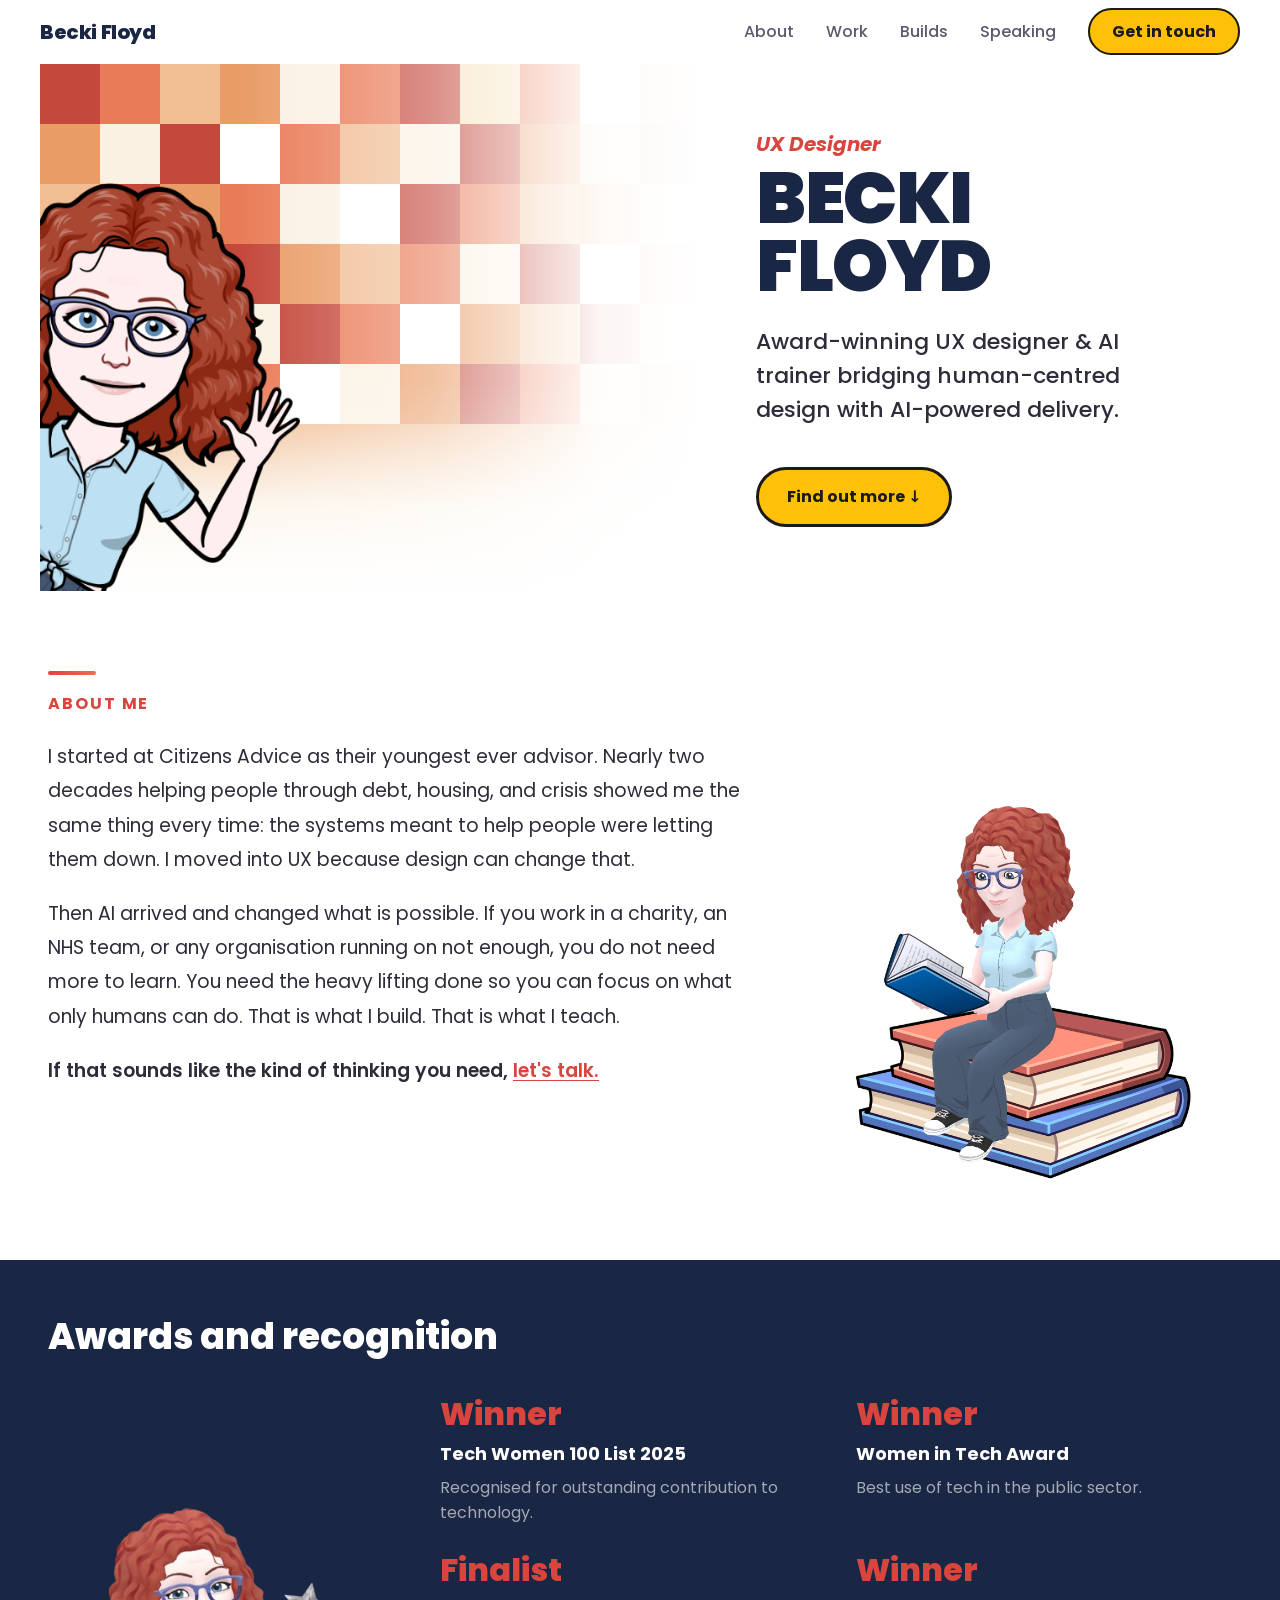
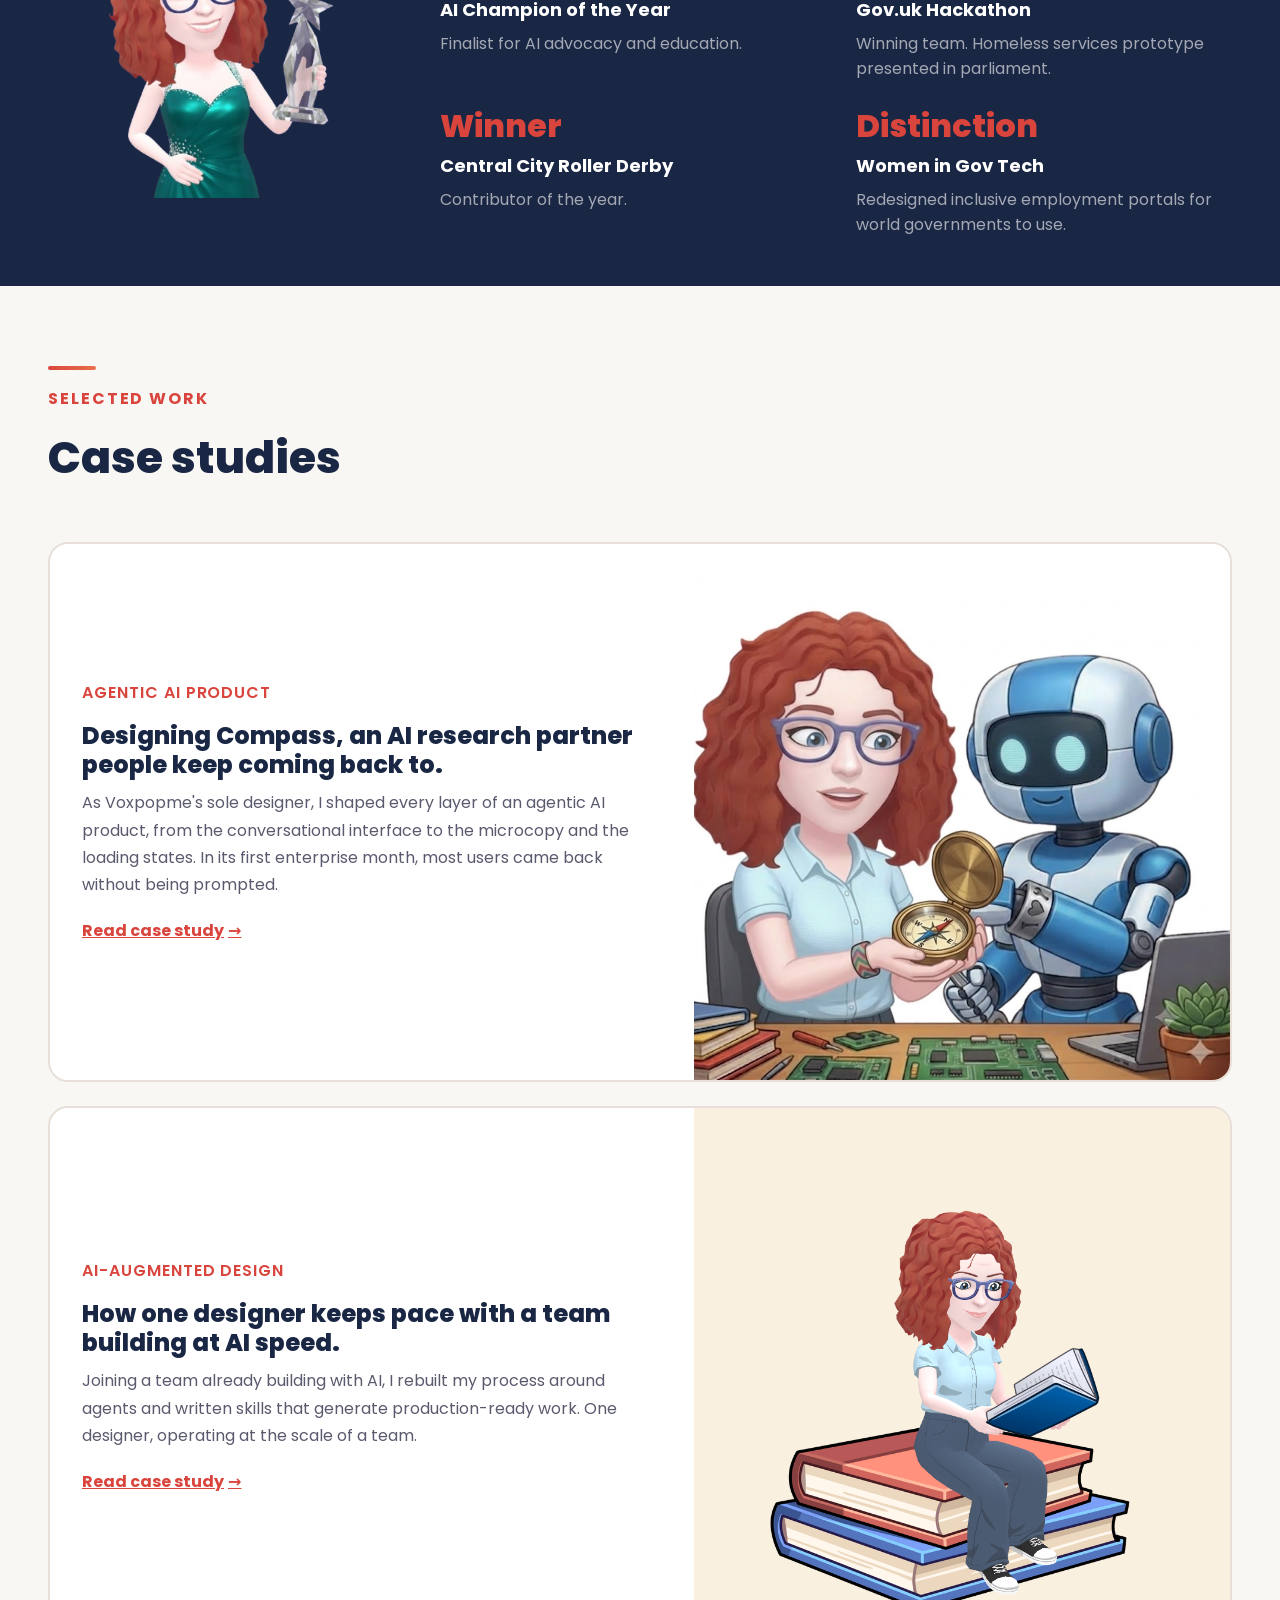
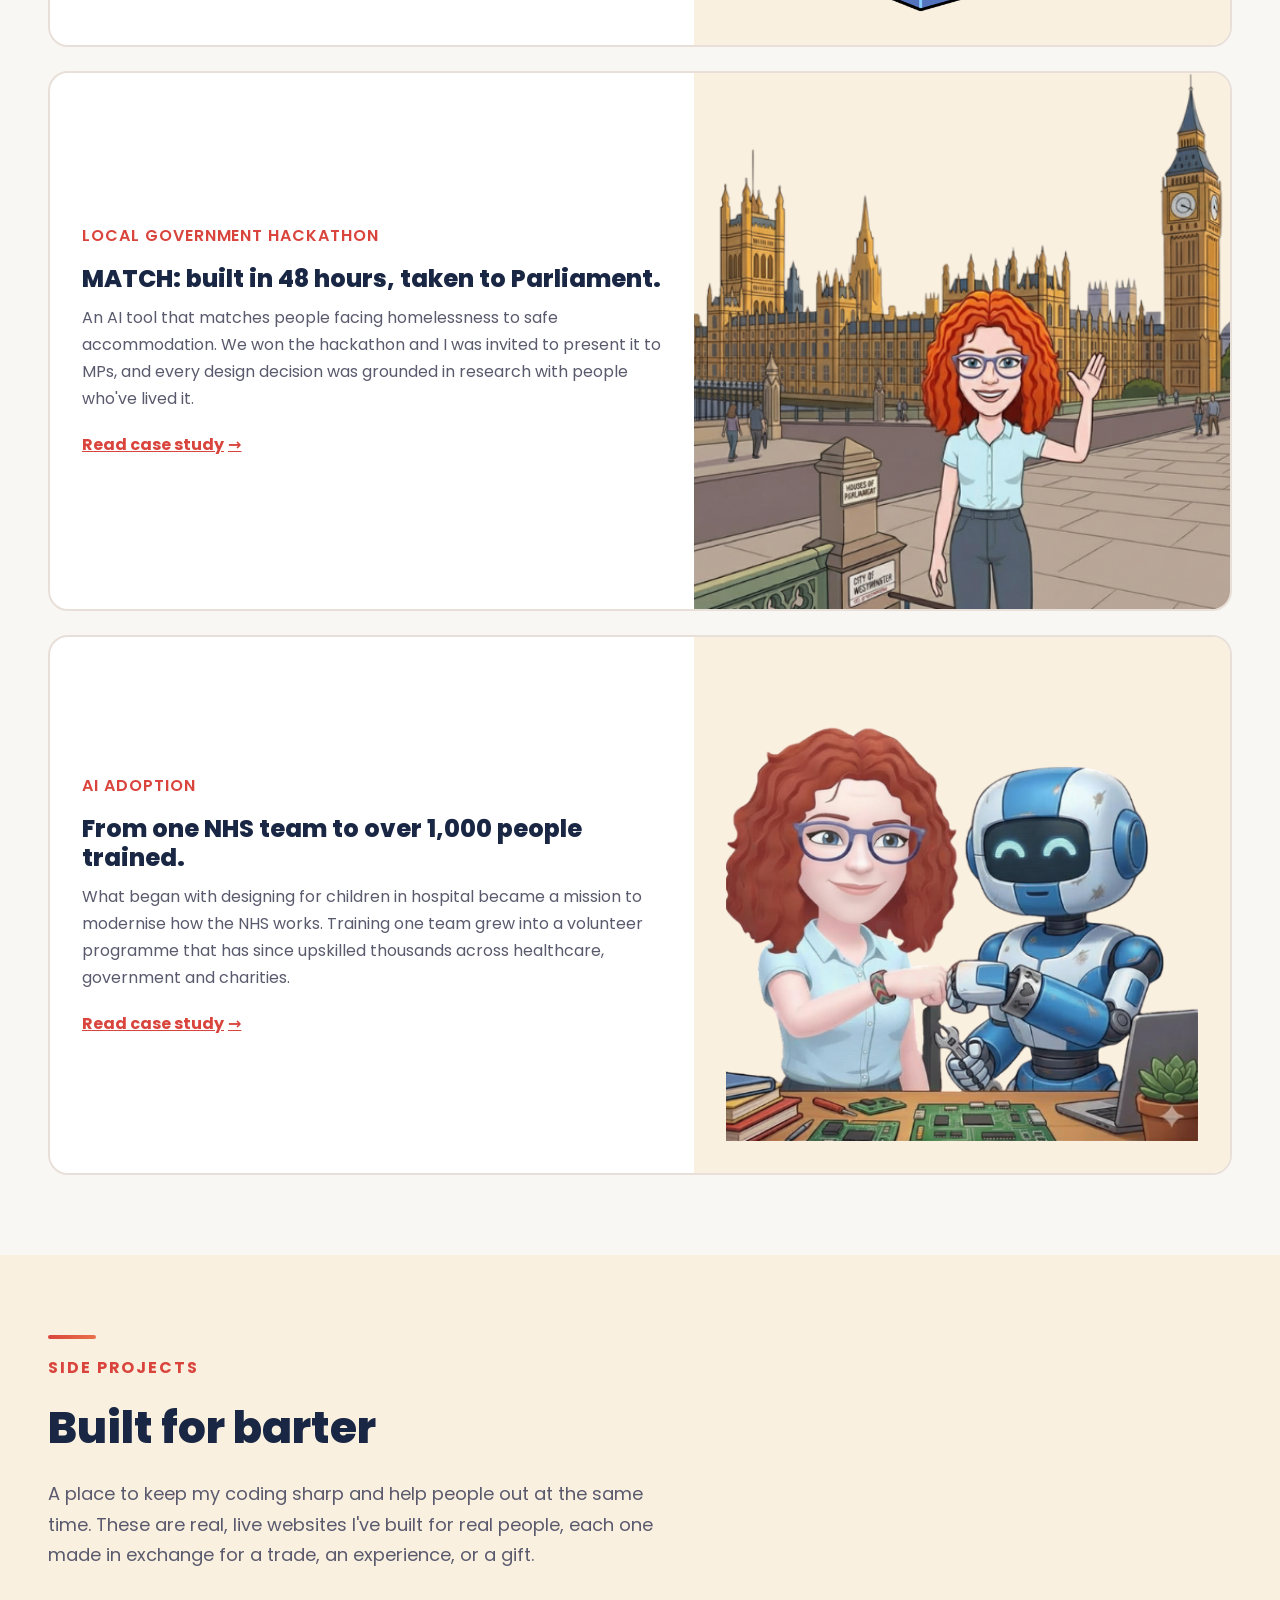
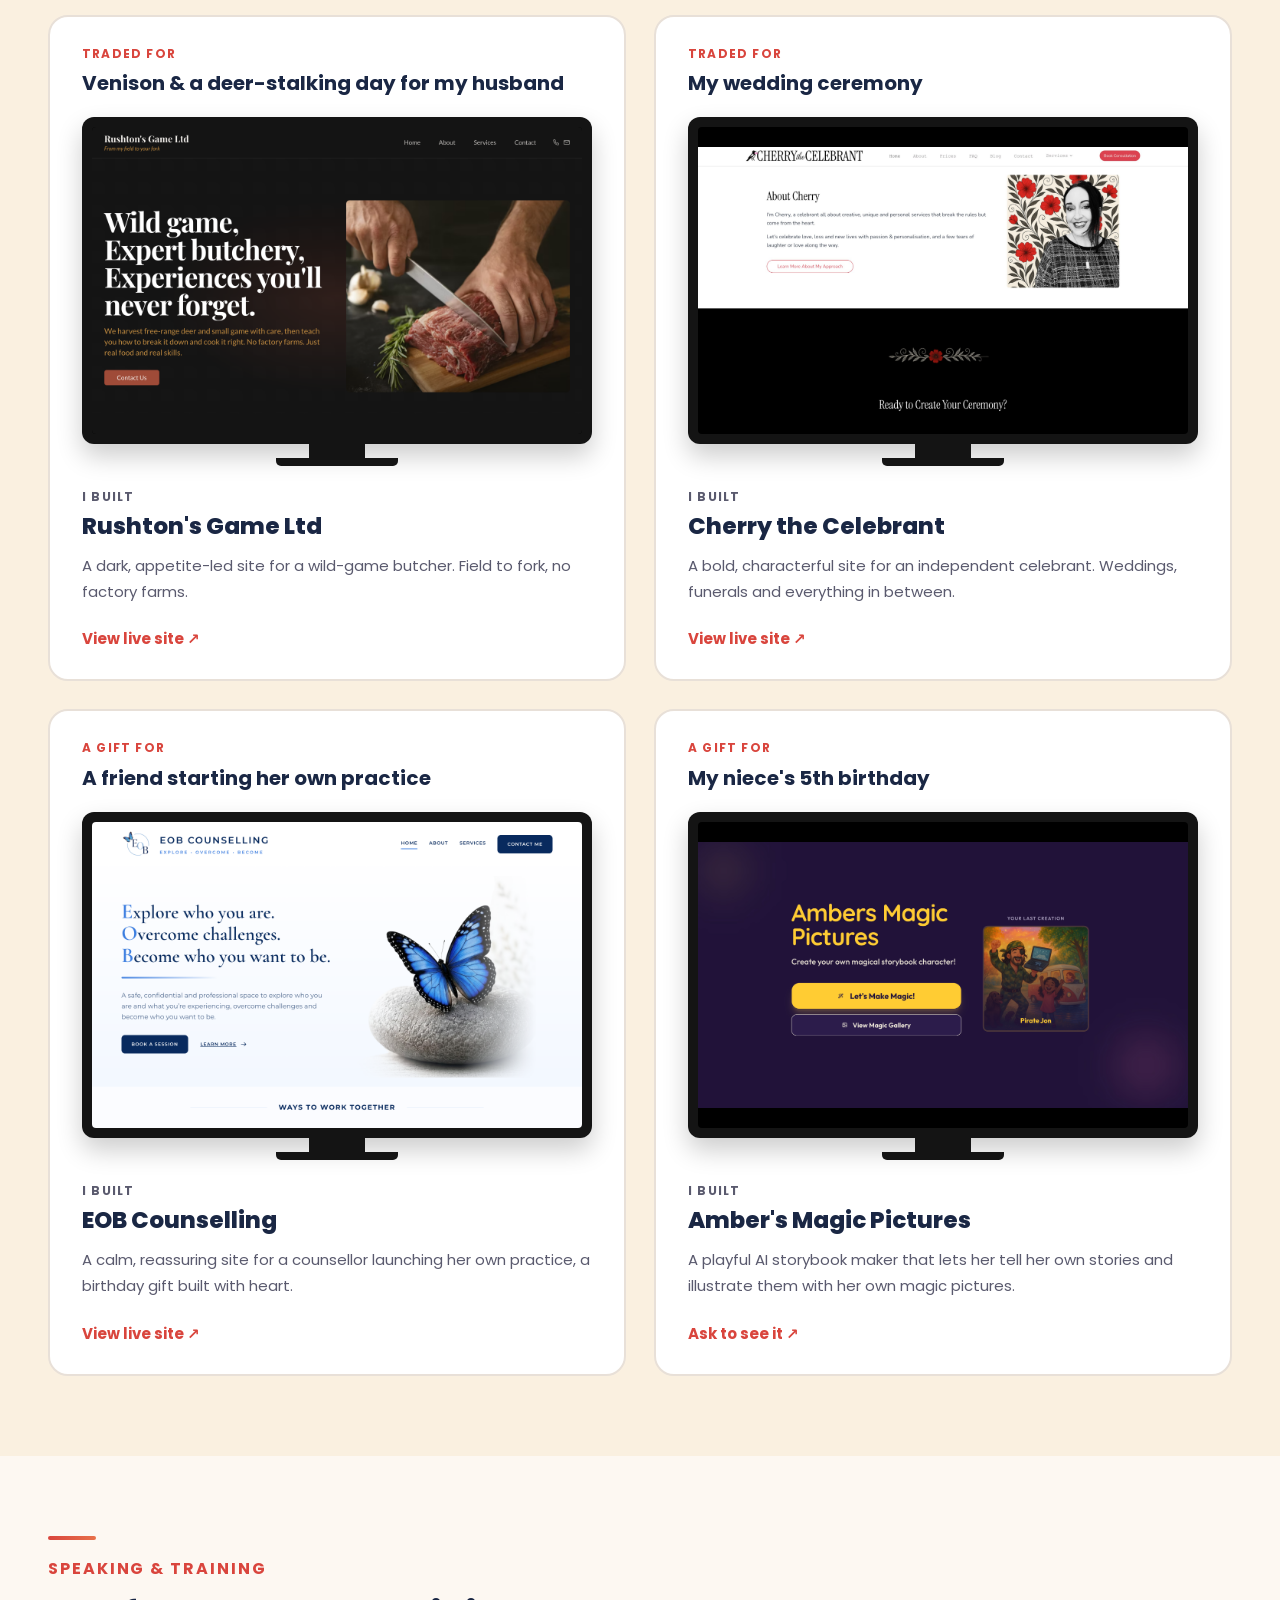
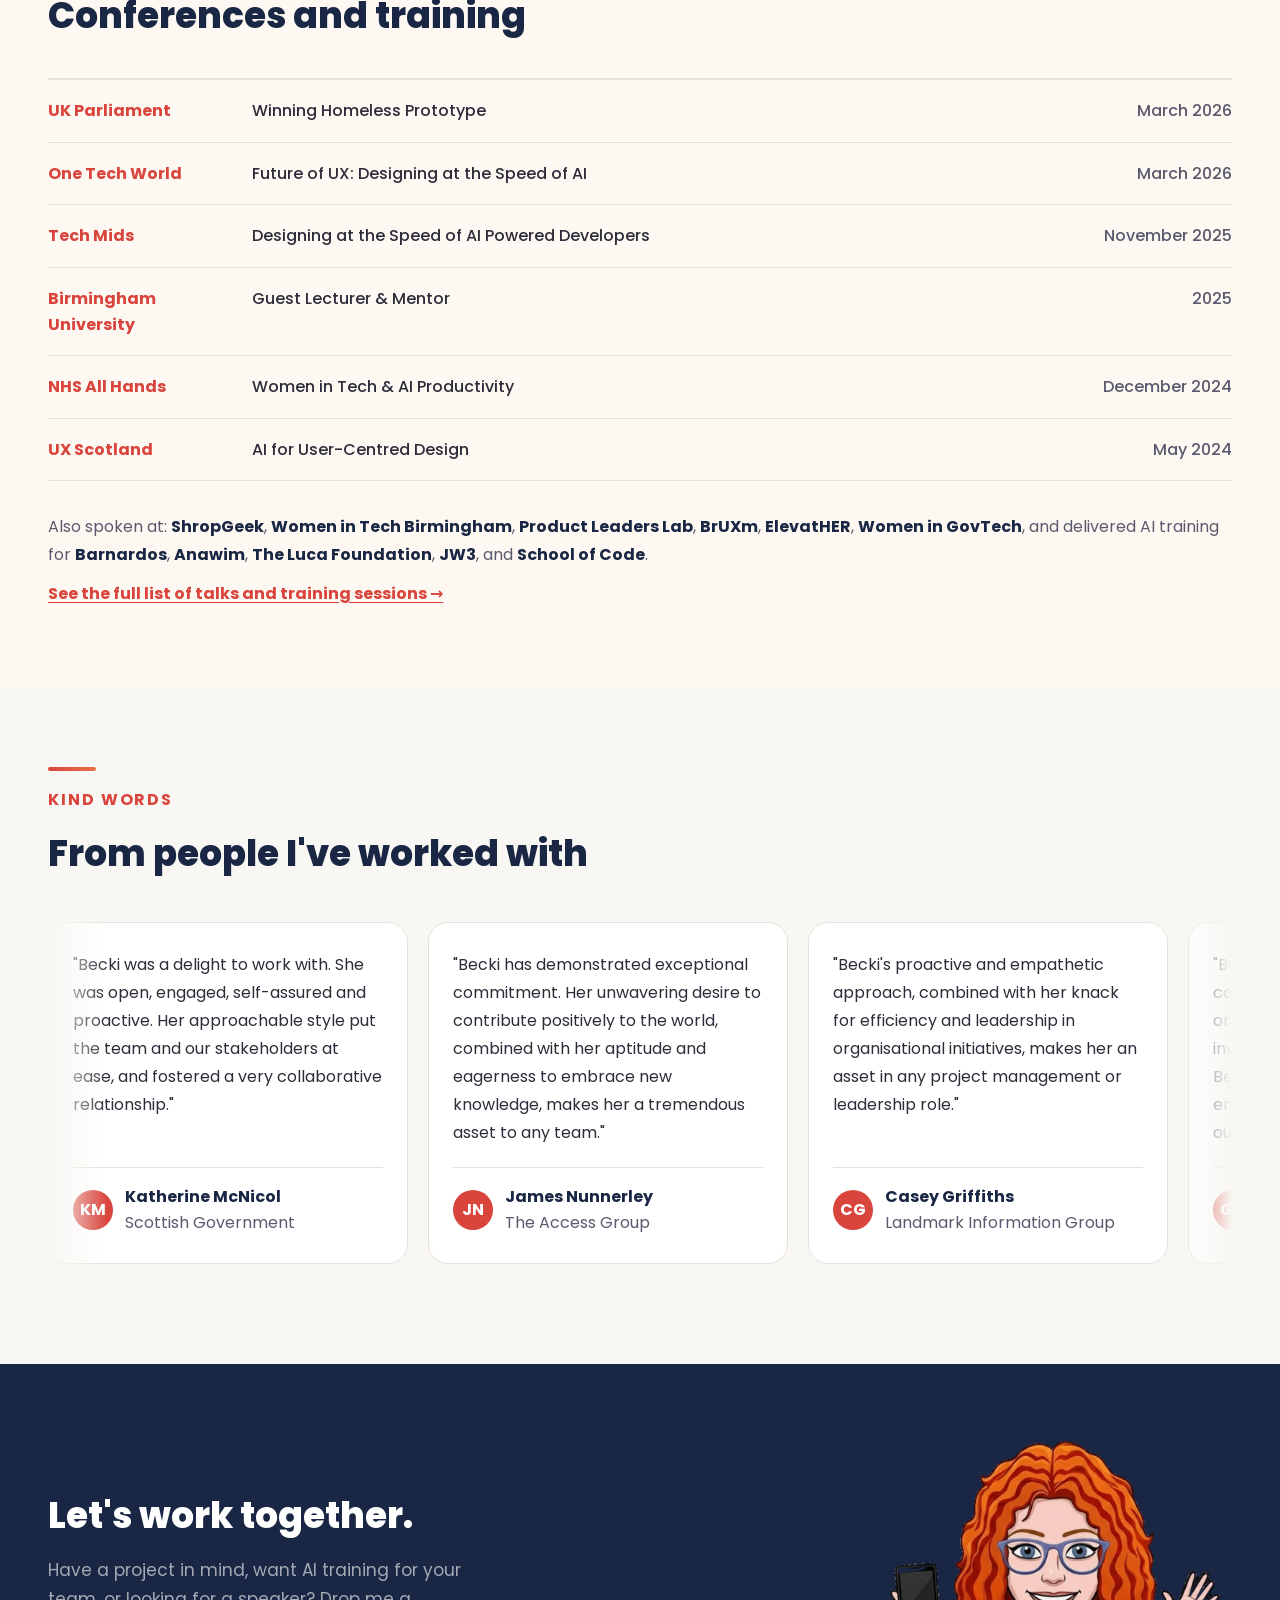
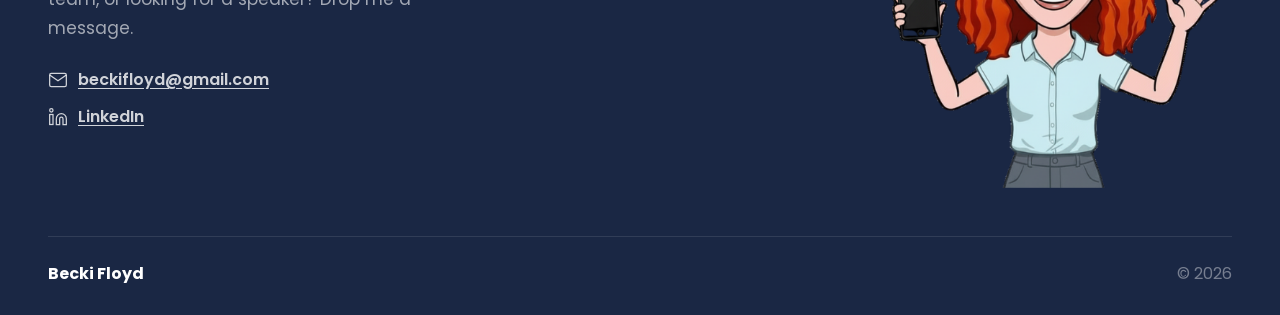
<file: index.html>
<!DOCTYPE html>
<html lang="en">
<head>
  <meta charset="UTF-8" />
  <meta name="viewport" content="width=device-width, initial-scale=1.0" />
  <title>Becki Floyd – Award-Winning UX Designer &amp; AI Trainer</title>
  <meta name="description" content="Award-winning UX designer and AI trainer. TechWomen100 winner. Designing inclusive digital experiences powered by AI. Conference speaker and mentor." />
  <link rel="preconnect" href="https://fonts.googleapis.com" />
  <link rel="preconnect" href="https://fonts.gstatic.com" crossorigin />
  <link href="https://fonts.googleapis.com/css2?family=Poppins:wght@400;500;600;700;800&family=DM+Serif+Display&display=swap" rel="stylesheet" />
  <link rel="stylesheet" href="style.css?v=2" />
</head>
<body>

<!-- NAV -->
<nav id="nav">
  <a href="/" class="nav-logo">Becki Floyd</a>
  <ul class="nav-links">
    <li><a href="#about">About</a></li>
    <li><a href="#work">Work</a></li>
    <li><a href="#builds">Builds</a></li>
    <li><a href="#speaking">Speaking</a></li>
    <li><a href="#contact" class="nav-cta">Get in touch</a></li>
  </ul>
  <button class="nav-toggle" aria-label="Open menu" aria-expanded="false">
    <span></span><span></span><span></span>
  </button>
</nav>

<!-- MOBILE MENU -->
<div class="mobile-menu" id="mobile-menu">
  <ul>
    <li><a href="#about">About</a></li>
    <li><a href="#work">Work</a></li>
    <li><a href="#builds">Builds</a></li>
    <li><a href="#speaking">Speaking</a></li>
    <li><a href="#contact">Get in touch</a></li>
  </ul>
</div>

<!-- HERO -->
<section class="hero">
  <div class="hero-inner">
    <div class="hero-image">
      <div class="hero-image-wrapper mosaic-bg">
        <img src="images/bitmoji-hero.png" alt="Becki Floyd waving" />
      </div>
    </div>
    <div class="hero-content">
      <p class="hero-eyebrow">UX Designer</p>
      <h1>BECKI FLOYD</h1>
      <p class="hero-desc">Award-winning UX designer &amp; AI trainer bridging human-centred design with AI-powered delivery.</p>
      <a href="#about" class="btn-primary">Find out more &darr;</a>
    </div>
  </div>
</section>

<!-- ABOUT -->
<section class="about" id="about">
  <div class="about-inner">
    <div class="about-top">
      <span class="accent-bar"></span>
      <p class="section-label">About me</p>
    </div>
    <div class="about-main">
      <div class="about-content">
        <p>I started at Citizens Advice as their youngest ever advisor. Nearly two decades helping people through debt, housing, and crisis showed me the same thing every time: the systems meant to help people were letting them down. I moved into UX because design can change that.</p>
        <p>Then AI arrived and changed what is possible. If you work in a charity, an NHS team, or any organisation running on not enough, you do not need more to learn. You need the heavy lifting done so you can focus on what only humans can do. That is what I build. That is what I teach.</p>
        <p class="about-cta">If that sounds like the kind of thinking you need, <a href="#contact">let's talk.</a></p>
      </div>
      <div class="about-award-image">
        <img src="images/bitmoji-books.png" alt="Becki Floyd reading" />
      </div>
    </div>
  </div>
</section>

<!-- AWARDS STRIP -->
<section class="awards-strip" id="awards">
  <div class="awards-strip-heading">
    <h2>Awards and recognition</h2>
  </div>
  <div class="awards-strip-inner">
    <div class="awards-image">
      <img src="images/bitmoji-trophy.png" alt="Becki Floyd holding trophy" />
    </div>
    <div class="awards-grid-2col">
      <div class="awards-strip-item">
        <div class="award-badge">Winner</div>
        <strong>Tech Women 100 List 2025</strong>
        <span>Recognised for outstanding contribution to technology.</span>
      </div>
      <div class="awards-strip-item">
        <div class="award-badge">Winner</div>
        <strong>Women in Tech Award</strong>
        <span>Best use of tech in the public sector.</span>
      </div>
      <div class="awards-strip-item">
        <div class="award-badge award-badge--finalist">Finalist</div>
        <strong>AI Champion of the Year</strong>
        <span>Finalist for AI advocacy and education.</span>
      </div>
      <div class="awards-strip-item">
        <div class="award-badge">Winner</div>
        <strong>Gov.uk Hackathon</strong>
        <span>Winning team. Homeless services prototype presented in parliament.</span>
      </div>
      <div class="awards-strip-item">
        <div class="award-badge">Winner</div>
        <strong>Central City Roller Derby</strong>
        <span>Contributor of the year.</span>
      </div>
      <div class="awards-strip-item">
        <div class="award-badge">Distinction</div>
        <strong>Women in Gov Tech</strong>
        <span>Redesigned inclusive employment portals for world governments to use.</span>
      </div>
    </div>
  </div>
</section>

<!-- CASE STUDIES -->
<section class="work" id="work">
  <div class="work-inner">
    <span class="accent-bar"></span>
    <p class="section-label">Selected work</p>
    <h2>Case studies</h2>

    <div class="case-studies">
      <a href="compass.html" class="case-card">
        <div class="case-image">
          <img src="images/Compass-case-study.jpeg" alt="Designing Compass, an agentic AI research partner" style="object-fit:cover" />
        </div>
        <div class="case-info">
          <div class="case-tags">
            <span>Agentic AI Product</span>
          </div>
          <h3>Designing Compass, an AI research partner people keep coming back to.</h3>
          <p>As Voxpopme's sole designer, I shaped every layer of an agentic AI product, from the conversational interface to the microcopy and the loading states. In its first enterprise month, most users came back without being prompted.</p>
          <span class="case-link">Read case study</span>
        </div>
      </a>

      <a href="ai-design.html" class="case-card">
        <div class="case-image">
          <img src="images/bitmoji-books.png" alt="Redefining what one designer can ship with Claude" style="object-fit:contain;padding:32px" />
        </div>
        <div class="case-info">
          <div class="case-tags">
            <span>AI-Augmented Design</span>
          </div>
          <h3>How one designer keeps pace with a team building at AI speed.</h3>
          <p>Joining a team already building with AI, I rebuilt my process around agents and written skills that generate production-ready work. One designer, operating at the scale of a team.</p>
          <span class="case-link">Read case study</span>
        </div>
      </a>

      <a href="hackathon.html" class="case-card">
        <div class="case-image">
          <img src="images/bitmoji-parliament.png" alt="MATCH: built in 48 hours, taken to Parliament" style="object-fit:cover" />
        </div>
        <div class="case-info">
          <div class="case-tags">
            <span>Local Government Hackathon</span>
          </div>
          <h3>MATCH: built in 48 hours, taken to Parliament.</h3>
          <p>An AI tool that matches people facing homelessness to safe accommodation. We won the hackathon and I was invited to present it to MPs, and every design decision was grounded in research with people who've lived it.</p>
          <span class="case-link">Read case study</span>
        </div>
      </a>

      <a href="nhs.html" class="case-card">
        <div class="case-image">
          <img src="images/bitmoji-ai.png" alt="AI training and adoption in the NHS" style="object-fit:contain;padding:32px" />
        </div>
        <div class="case-info">
          <div class="case-tags">
            <span>AI Adoption</span>
          </div>
          <h3>From one NHS team to over 1,000 people trained.</h3>
          <p>What began with designing for children in hospital became a mission to modernise how the NHS works. Training one team grew into a volunteer programme that has since upskilled thousands across healthcare, government and charities.</p>
          <span class="case-link">Read case study</span>
        </div>
      </a>
    </div>
  </div>
</section>

<!-- BUILT FOR BARTER -->
<section class="builds" id="builds">
  <div class="builds-inner">
    <span class="accent-bar"></span>
    <p class="section-label">Side projects</p>
    <h2>Built for barter</h2>
    <p class="builds-intro">A place to keep my coding sharp and help people out at the same time. These are real, live websites I've built for real people, each one made in exchange for a trade, an experience, or a gift.</p>

    <div class="builds-grid">
      <a href="https://rushtonsgame.com/" target="_blank" rel="noopener" class="build-card">
        <div class="build-info">
          <span class="build-trade-label">Traded for</span>
          <p class="build-trade-value">Venison &amp; a deer-stalking day for my husband</p>
          <div class="build-monitor">
            <div class="build-screen">
              <img src="images/site-rushtons.png" alt="Rushton's Game Ltd website homepage" loading="lazy" />
            </div>
            <span class="build-stand-neck"></span>
            <span class="build-stand-base"></span>
          </div>
          <span class="build-built-label">I built</span>
          <h3>Rushton's Game Ltd</h3>
          <p class="build-desc">A dark, appetite-led site for a wild-game butcher. Field to fork, no factory farms.</p>
          <span class="build-link">View live site &nearr;</span>
        </div>
      </a>

      <a href="https://cherrythecelebrant.com/" target="_blank" rel="noopener" class="build-card">
        <div class="build-info">
          <span class="build-trade-label">Traded for</span>
          <p class="build-trade-value">My wedding ceremony</p>
          <div class="build-monitor">
            <div class="build-screen">
              <img src="images/cherry-cover.jpg" alt="Cherry the Celebrant website, the About Cherry section" loading="lazy" />
            </div>
            <span class="build-stand-neck"></span>
            <span class="build-stand-base"></span>
          </div>
          <span class="build-built-label">I built</span>
          <h3>Cherry the Celebrant</h3>
          <p class="build-desc">A bold, characterful site for an independent celebrant. Weddings, funerals and everything in between.</p>
          <span class="build-link">View live site &nearr;</span>
        </div>
      </a>

      <a href="https://nass84.github.io/EmmasWebsite/" target="_blank" rel="noopener" class="build-card">
        <div class="build-info">
          <span class="build-trade-label">A gift for</span>
          <p class="build-trade-value">A friend starting her own practice</p>
          <div class="build-monitor">
            <div class="build-screen">
              <img src="images/site-eob.png" alt="EOB Counselling website homepage" loading="lazy" />
            </div>
            <span class="build-stand-neck"></span>
            <span class="build-stand-base"></span>
          </div>
          <span class="build-built-label">I built</span>
          <h3>EOB Counselling</h3>
          <p class="build-desc">A calm, reassuring site for a counsellor launching her own practice, a birthday gift built with heart.</p>
          <span class="build-link">View live site &nearr;</span>
        </div>
      </a>

      <div class="build-card build-card--locked" data-modal="ambers-modal" role="button" tabindex="0" aria-haspopup="dialog">
        <div class="build-info">
          <span class="build-trade-label">A gift for</span>
          <p class="build-trade-value">My niece's 5th birthday</p>
          <div class="build-monitor">
            <div class="build-screen">
              <img src="images/site-ambers.jpeg" alt="Amber's Magic Pictures homepage" loading="lazy" />
            </div>
            <span class="build-stand-neck"></span>
            <span class="build-stand-base"></span>
          </div>
          <span class="build-built-label">I built</span>
          <h3>Amber's Magic Pictures</h3>
          <p class="build-desc">A playful AI storybook maker that lets her tell her own stories and illustrate them with her own magic pictures.</p>
          <span class="build-link build-link--locked">Ask to see it &nearr;</span>
        </div>
      </div>
    </div>
  </div>
</section>

<!-- SPEAKING -->
<section class="speaking" id="speaking">
  <div class="speaking-inner">
    <span class="accent-bar"></span>
    <p class="section-label">Speaking &amp; training</p>
    <h2>Conferences and training</h2>

    <div class="speaking-grid">
      <div class="talk-card talk-card--highlight">
        <span class="talk-venue">UK Parliament</span>
        <h3>Winning Homeless Prototype</h3>
        <p>Presented hackathon-winning research and prototype to MPs.</p>
        <span class="talk-date">March 2026</span>
      </div>
      <div class="talk-card talk-card--highlight">
        <span class="talk-venue">One Tech World</span>
        <h3>Future of UX: Designing at the Speed of AI</h3>
        <p>Main stage speaker on AI-driven development.</p>
        <span class="talk-date">March 2026</span>
      </div>
      <div class="talk-card">
        <span class="talk-venue">Tech Mids</span>
        <h3>Designing at the Speed of AI Powered Developers</h3>
        <p>Full-stack developer conference.</p>
        <span class="talk-date">November 2025</span>
      </div>
      <div class="talk-card">
        <span class="talk-venue">Birmingham University</span>
        <h3>Guest Lecturer &amp; Mentor</h3>
        <p>AI tools for UX. Also selected as summer programme mentor.</p>
        <span class="talk-date">2025</span>
      </div>
      <div class="talk-card">
        <span class="talk-venue">NHS All Hands</span>
        <h3>Women in Tech &amp; AI Productivity</h3>
        <p>300+ attendees.</p>
        <span class="talk-date">December 2024</span>
      </div>
      <div class="talk-card">
        <span class="talk-venue">UX Scotland</span>
        <h3>AI for User-Centred Design</h3>
        <p>100+ attendees. Practical AI in UX research and design.</p>
        <span class="talk-date">May 2024</span>
      </div>
    </div>

    <div class="speaking-also">
      <p>Also spoken at: <strong>ShropGeek</strong>, <strong>Women in Tech Birmingham</strong>, <strong>Product Leaders Lab</strong>, <strong>BrUXm</strong>, <strong>ElevatHER</strong>, <strong>Women in GovTech</strong>, and delivered AI training for <strong>Barnardos</strong>, <strong>Anawim</strong>, <strong>The Luca Foundation</strong>, <strong>JW3</strong>, and <strong>School of Code</strong>.</p>
      <p style="margin-top: 12px;"><a href="https://docs.google.com/document/d/10M9xsHGH_og2JIDMyWuS3mm92mXUmKn-/edit" target="_blank" rel="noopener" style="color: var(--coral); font-weight: 700;">See the full list of talks and training sessions &rarr;</a></p>
    </div>
  </div>
</section>


<!-- REVIEWS -->
<section class="reviews" id="reviews">
  <div class="reviews-inner">
    <span class="accent-bar"></span>
    <p class="section-label">Kind words</p>
    <h2>From people I've worked with</h2>
  </div>
  <div class="marquee-wrapper">
    <div class="marquee-track" id="marquee-track">
      <div class="review-card"><blockquote>"Becki was a delight to work with. She was open, engaged, self-assured and proactive. Her approachable style put the team and our stakeholders at ease, and fostered a very collaborative relationship."</blockquote><div class="reviewer"><div class="reviewer-avatar">KM</div><div class="reviewer-info"><strong>Katherine McNicol</strong><span>Scottish Government</span></div></div></div>
      <div class="review-card"><blockquote>"Becki has demonstrated exceptional commitment. Her unwavering desire to contribute positively to the world, combined with her aptitude and eagerness to embrace new knowledge, makes her a tremendous asset to any team."</blockquote><div class="reviewer"><div class="reviewer-avatar">JN</div><div class="reviewer-info"><strong>James Nunnerley</strong><span>The Access Group</span></div></div></div>
      <div class="review-card"><blockquote>"Becki's proactive and empathetic approach, combined with her knack for efficiency and leadership in organisational initiatives, makes her an asset in any project management or leadership role."</blockquote><div class="reviewer"><div class="reviewer-avatar">CG</div><div class="reviewer-info"><strong>Casey Griffiths</strong><span>Landmark Information Group</span></div></div></div>
      <div class="review-card"><blockquote>"Becki's hard work, dedication to continuous learning, and exceptional organisational skills make her an invaluable team member. Working with Becki guarantees a harmonious team environment and stellar project outcomes."</blockquote><div class="reviewer"><div class="reviewer-avatar">GC</div><div class="reviewer-info"><strong>Gurmukh Chandan</strong><span>Codeweavers</span></div></div></div>
      <div class="review-card"><blockquote>"One highlight of the day was an amazing session with the incredible Becki Floyd, my School of Code Mentor. Becki's feedback was fantastic! Her guidance is always such an inspiration!"</blockquote><div class="reviewer"><div class="reviewer-avatar">AS</div><div class="reviewer-info"><strong>Albert Szupszynski</strong><span>Mentee, School of Code</span></div></div></div>
      <div class="review-card"><blockquote>"Becki's exceptional organisational skills and leadership qualities shine brightly. Her passion for UX design, combined with her altruistic nature of sharing resources, makes her a standout colleague."</blockquote><div class="reviewer"><div class="reviewer-avatar">JH</div><div class="reviewer-info"><strong>Jamie Hannah</strong><span>Thorlux Lighting</span></div></div></div>
      <div class="review-card"><blockquote>"Becki's involvement in event promotion and management has been pivotal to our success. Her contributions were instrumental in selling out numerous events."</blockquote><div class="reviewer"><div class="reviewer-avatar">TF</div><div class="reviewer-info"><strong>Toby Ford</strong><span>Team Party Unicorn</span></div></div></div>
      <div class="review-card"><blockquote>"Becki's unparalleled organisational skills, coupled with her ability to collaborate effectively and her dedication to excellence, make her a significant asset to any team."</blockquote><div class="reviewer"><div class="reviewer-avatar">SM</div><div class="reviewer-info"><strong>Sara Mohamoud</strong><span>Hippo</span></div></div></div>
      <div class="review-card"><blockquote>"Becki's dedication, reliability, and teamwork set her apart. Her quick adaptation to overcome challenges and her rapid learning ability were evident in our collaborative project."</blockquote><div class="reviewer"><div class="reviewer-avatar">AA</div><div class="reviewer-info"><strong>Amina Afzal</strong><span>School of Code</span></div></div></div>
      <div class="review-card"><blockquote>"Working with Becki on a project was an immense pleasure. Her mix of enthusiasm, creativity, communication skills, empathy, and organisational abilities made a significant impact."</blockquote><div class="reviewer"><div class="reviewer-avatar">SQ</div><div class="reviewer-info"><strong>Shola Quadri</strong><span>School of Code</span></div></div></div>
      <div class="review-card"><blockquote>"Becki's energy and enthusiasm throughout the bootcamp were infectious. Her organisational skills showcased her exceptional ability to manage and execute projects with vitality and precision."</blockquote><div class="reviewer"><div class="reviewer-avatar">EC</div><div class="reviewer-info"><strong>Emilio Comiling</strong><span>School of Code</span></div></div></div>
      <div class="review-card"><blockquote>"Becki's creativity and problem-solving skills are exceptional. Working with Becki is not only enjoyable but also immensely enriching, as she brings a unique and positive energy to every project."</blockquote><div class="reviewer"><div class="reviewer-avatar">KP</div><div class="reviewer-info"><strong>Kristie Pritchard</strong><span>Citizens Advice</span></div></div></div>
      <div class="review-card"><blockquote>"Becki's pride in her work is evident in everything she does. Her approachability, professionalism, and confidence ensure the highest standard of work."</blockquote><div class="reviewer"><div class="reviewer-avatar">KM</div><div class="reviewer-info"><strong>Kelly Murphy</strong><span>Citizens Advice</span></div></div></div>
      <div class="review-card"><blockquote>"As a mentor, Becki was instrumental in my development at Citizens Advice. Her enthusiasm, comprehensive training, and supportive nature enhanced my skills and made my transition seamless."</blockquote><div class="reviewer"><div class="reviewer-avatar">HM</div><div class="reviewer-info"><strong>Hemisha Morarji</strong><span>Citizens Advice</span></div></div></div>
      <div class="review-card"><blockquote>"Becki's passion for enhancing her colleagues' skills and her innovative approach to learning have significantly contributed to creating an efficient and confident team."</blockquote><div class="reviewer"><div class="reviewer-avatar">DE</div><div class="reviewer-info"><strong>Domenic Etheridge</strong><span>Citizens Advice</span></div></div></div>
      <div class="review-card"><blockquote>"Having collaborated with Becki for over a decade, I can wholeheartedly recommend her. Her enthusiasm, diligence, and technical proficiency are outstanding."</blockquote><div class="reviewer"><div class="reviewer-avatar">DW</div><div class="reviewer-info"><strong>David Wilkins</strong><span>Citizens Advice</span></div></div></div>
      <div class="review-card"><blockquote>"Over 18 years, Becki has demonstrated exceptional qualities, notably in training and supporting staff and volunteers. Her contribution to creating a positive work environment is remarkable."</blockquote><div class="reviewer"><div class="reviewer-avatar">HC</div><div class="reviewer-info"><strong>Hursheda Chauhan</strong><span>Citizens Advice</span></div></div></div>
      <div class="review-card"><blockquote>"Becki's reliability, hard work, and welcoming nature make her an exceptional team member. Her positive attitude contributes significantly to a harmonious workplace."</blockquote><div class="reviewer"><div class="reviewer-avatar">LB</div><div class="reviewer-info"><strong>Leonie Baker</strong><span>Citizens Advice</span></div></div></div>
      <div class="review-card"><blockquote>"Becki's inherently positive nature and her capability to inspire both teams and individuals are commendable. She leaves a legacy of confidence and competence wherever she goes."</blockquote><div class="reviewer"><div class="reviewer-avatar">CM</div><div class="reviewer-info"><strong>Cheryl McKinlay</strong><span>Citizens Advice</span></div></div></div>
      <div class="review-card"><blockquote>"Becki's dedication to personal and professional development is unparalleled. Her creation of a supportive technical community showcases her as a source of inspiration."</blockquote><div class="reviewer"><div class="reviewer-avatar">CG</div><div class="reviewer-info"><strong>Casey Griffiths</strong><span>Central City Roller Derby</span></div></div></div>
    </div>
  </div>
</section>

<!-- FOOTER -->
<footer id="contact">
  <div class="footer-contact">
    <div class="footer-contact-text">
      <h2>Let's work together.</h2>
      <p>Have a project in mind, want AI training for your team, or looking for a speaker? Drop me a message.</p>
      <div class="footer-links">
        <a href="mailto:beckifloyd@gmail.com" class="footer-link">
          <svg width="20" height="20" viewBox="0 0 24 24" fill="none" stroke="currentColor" stroke-width="1.5"><path d="M4 4h16c1.1 0 2 .9 2 2v12c0 1.1-.9 2-2 2H4c-1.1 0-2-.9-2-2V6c0-1.1.9-2 2-2z"/><polyline points="22,6 12,13 2,6"/></svg>
          beckifloyd@gmail.com
        </a>
        <a href="https://www.linkedin.com/in/nass84/" target="_blank" rel="noopener" class="footer-link">
          <svg width="20" height="20" viewBox="0 0 24 24" fill="none" stroke="currentColor" stroke-width="1.5"><path d="M16 8a6 6 0 0 1 6 6v7h-4v-7a2 2 0 0 0-2-2 2 2 0 0 0-2 2v7h-4v-7a6 6 0 0 1 6-6z"/><rect x="2" y="9" width="4" height="12"/><circle cx="4" cy="4" r="2"/></svg>
          LinkedIn
        </a>
      </div>
    </div>
    <div class="footer-bitmoji">
      <img src="images/bitmoji-hello.png?v=2" alt="Becki Floyd saying hello" />
    </div>
  </div>
  <div class="footer-bottom">
    <span class="footer-name">Becki Floyd</span>
    <span class="footer-copy">&copy; 2026</span>
  </div>
</footer>

<!-- AMBERS ACCESS MODAL -->
<div class="modal-overlay" id="ambers-modal" aria-hidden="true">
  <div class="modal" role="dialog" aria-modal="true" aria-labelledby="ambers-modal-title">
    <button class="modal-close" type="button" aria-label="Close">&times;</button>
    <div class="modal-spark">&#10024;</div>
    <h3 id="ambers-modal-title">Ask Amber's permission first</h3>
    <p>Amber's Magic Pictures runs on live AI credits, so it's kept private, just for Amber and friends. Want a peek behind the curtain? Email Becki and she'll show you around.</p>
    <a class="btn-primary" href="mailto:beckifloyd@gmail.com?subject=Can%20I%20see%20Amber's%20Magic%20Pictures%3F&body=Hi%20Becki%2C%0A%0AI%20saw%20Amber's%20Magic%20Pictures%20on%20your%20portfolio%20and%20I'd%20love%20a%20look.%20Could%20you%20show%20me%20around%3F%0A%0AThanks!">Email Becki to ask</a>
  </div>
</div>

<script src="main.js?v=2"></script>
</body>
</html>
</file>
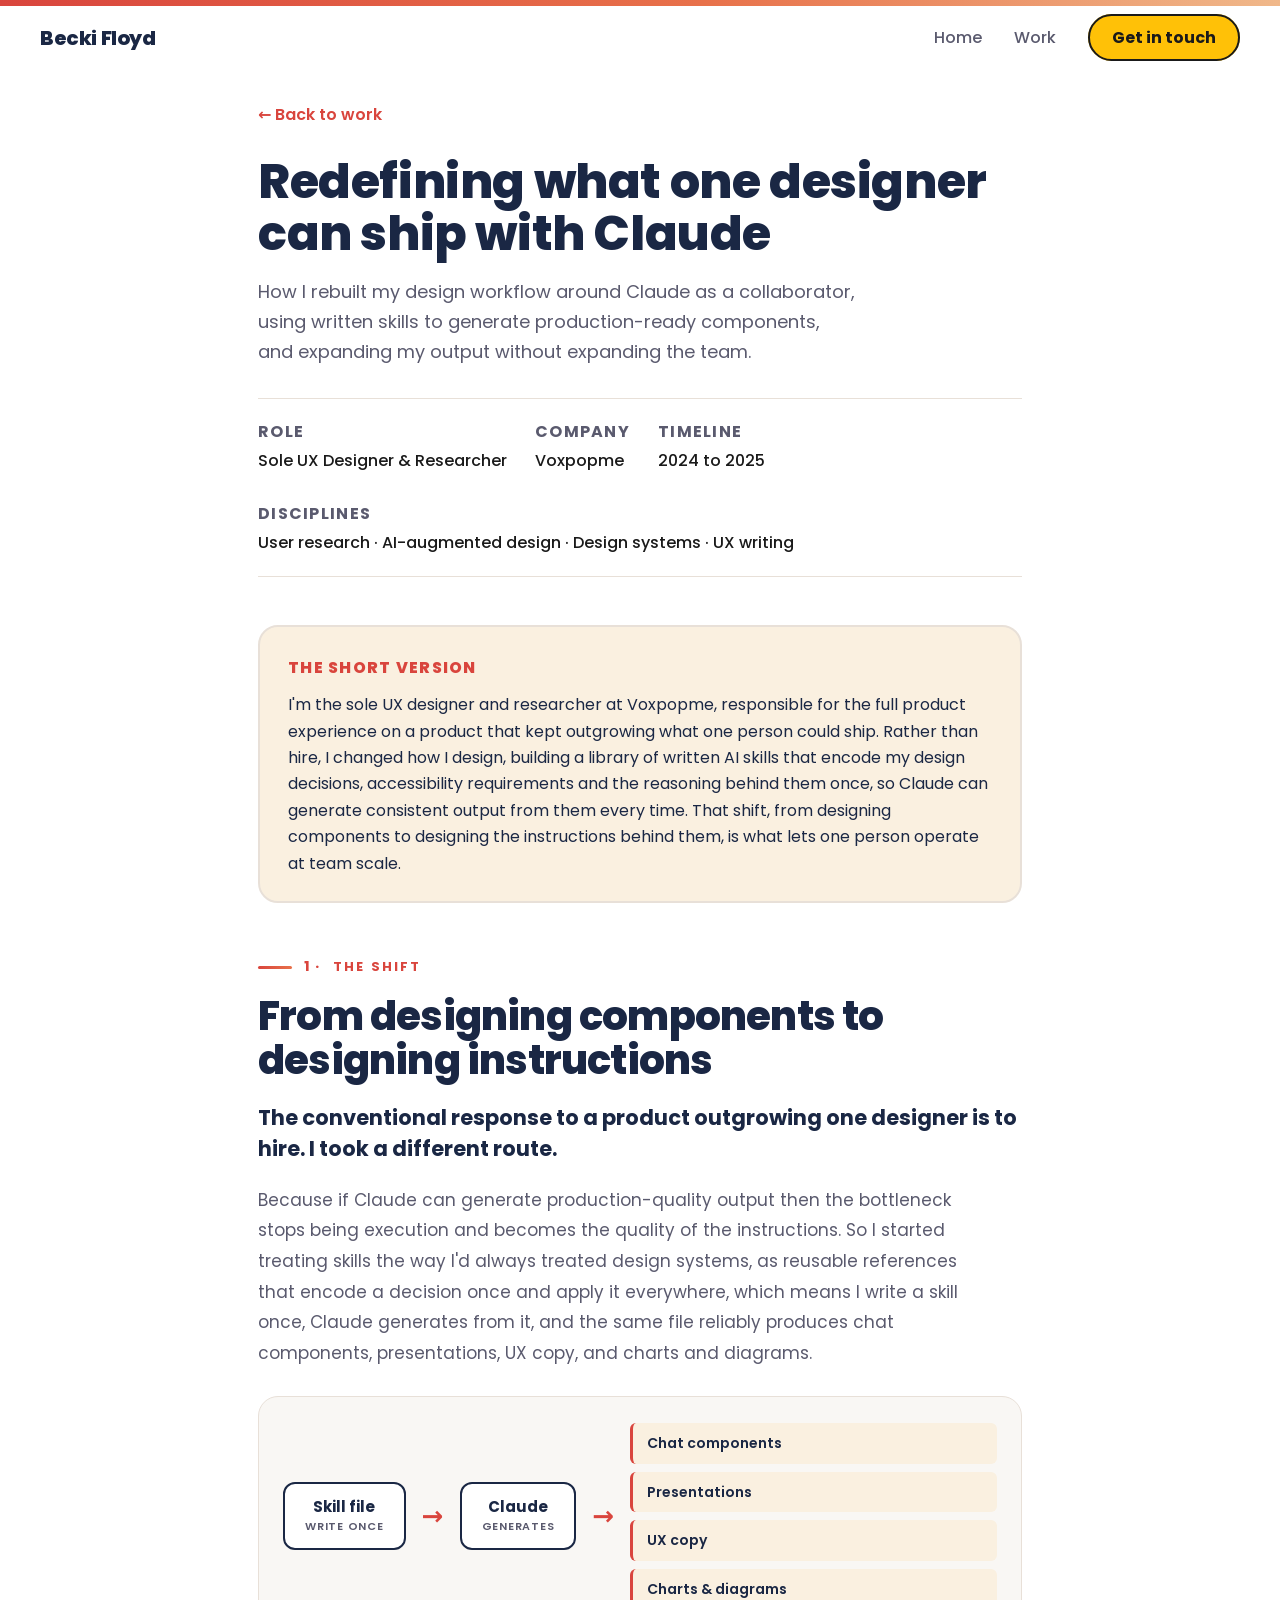
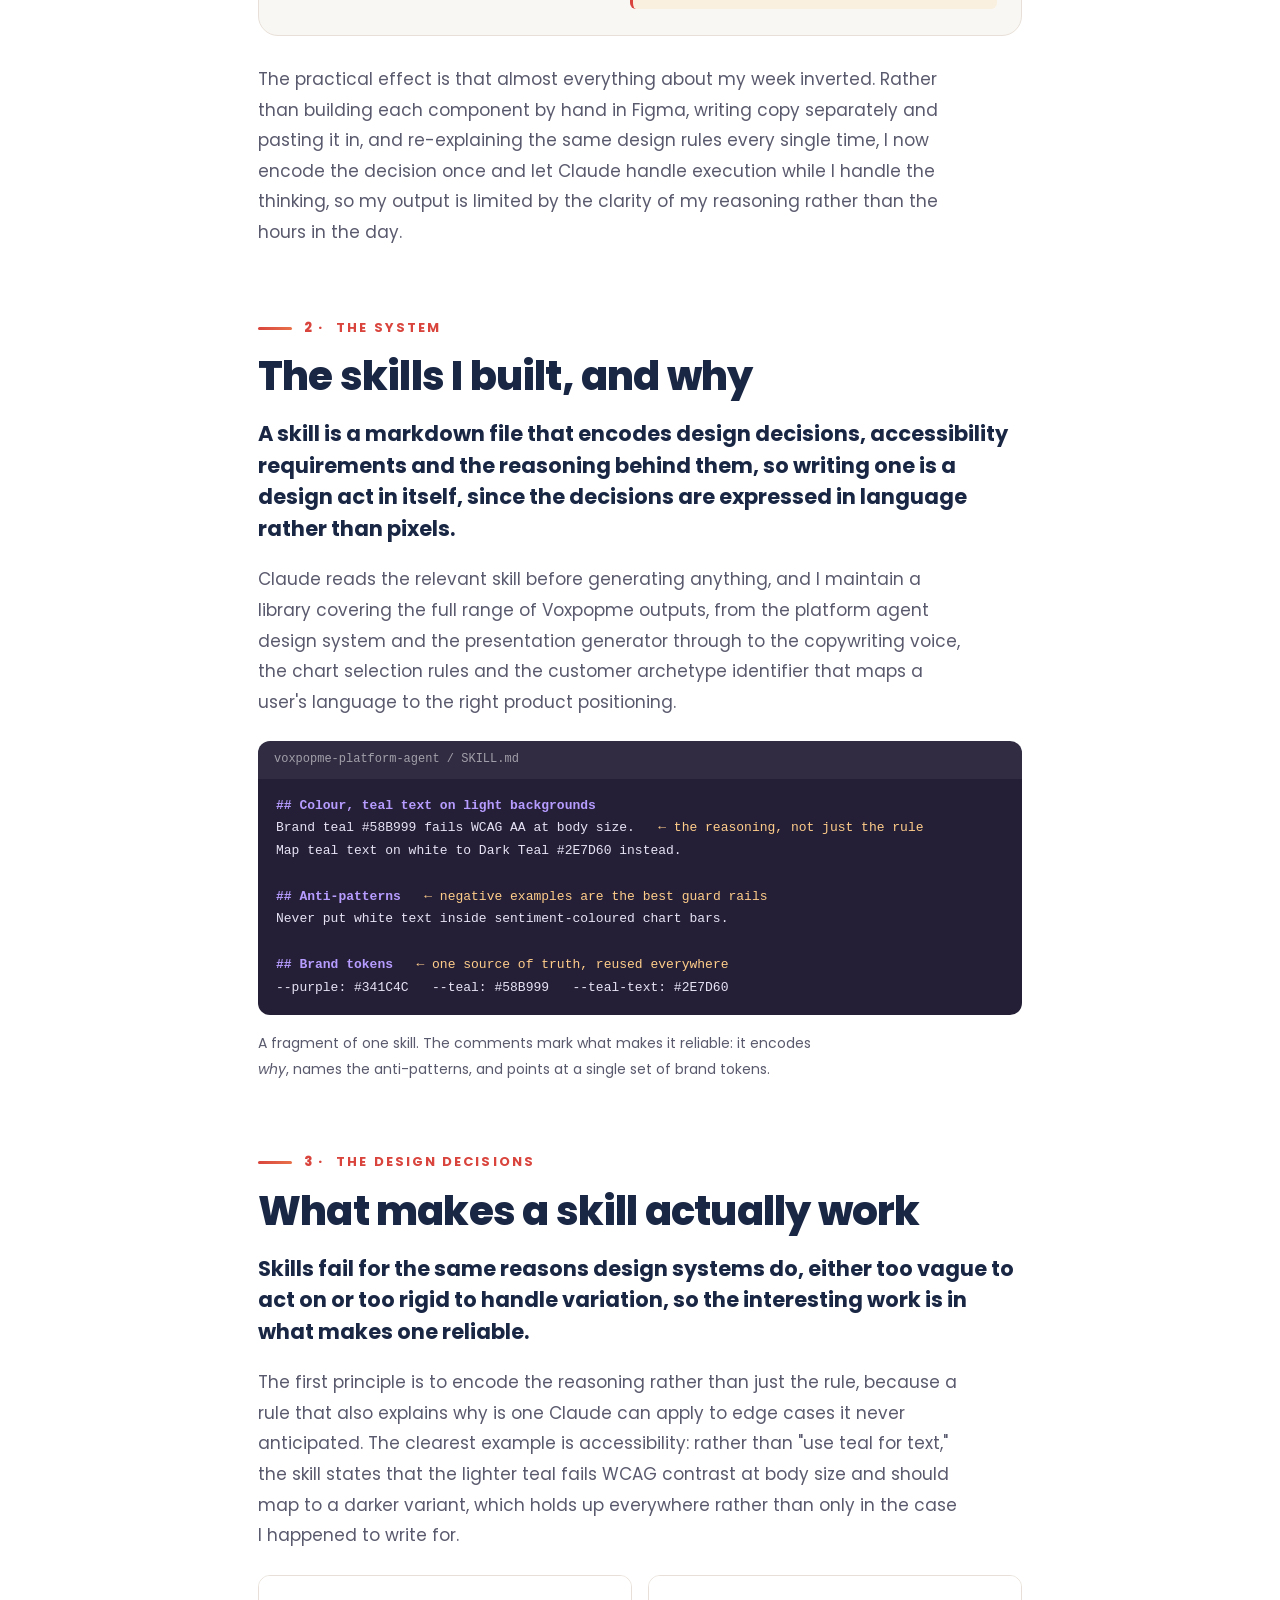
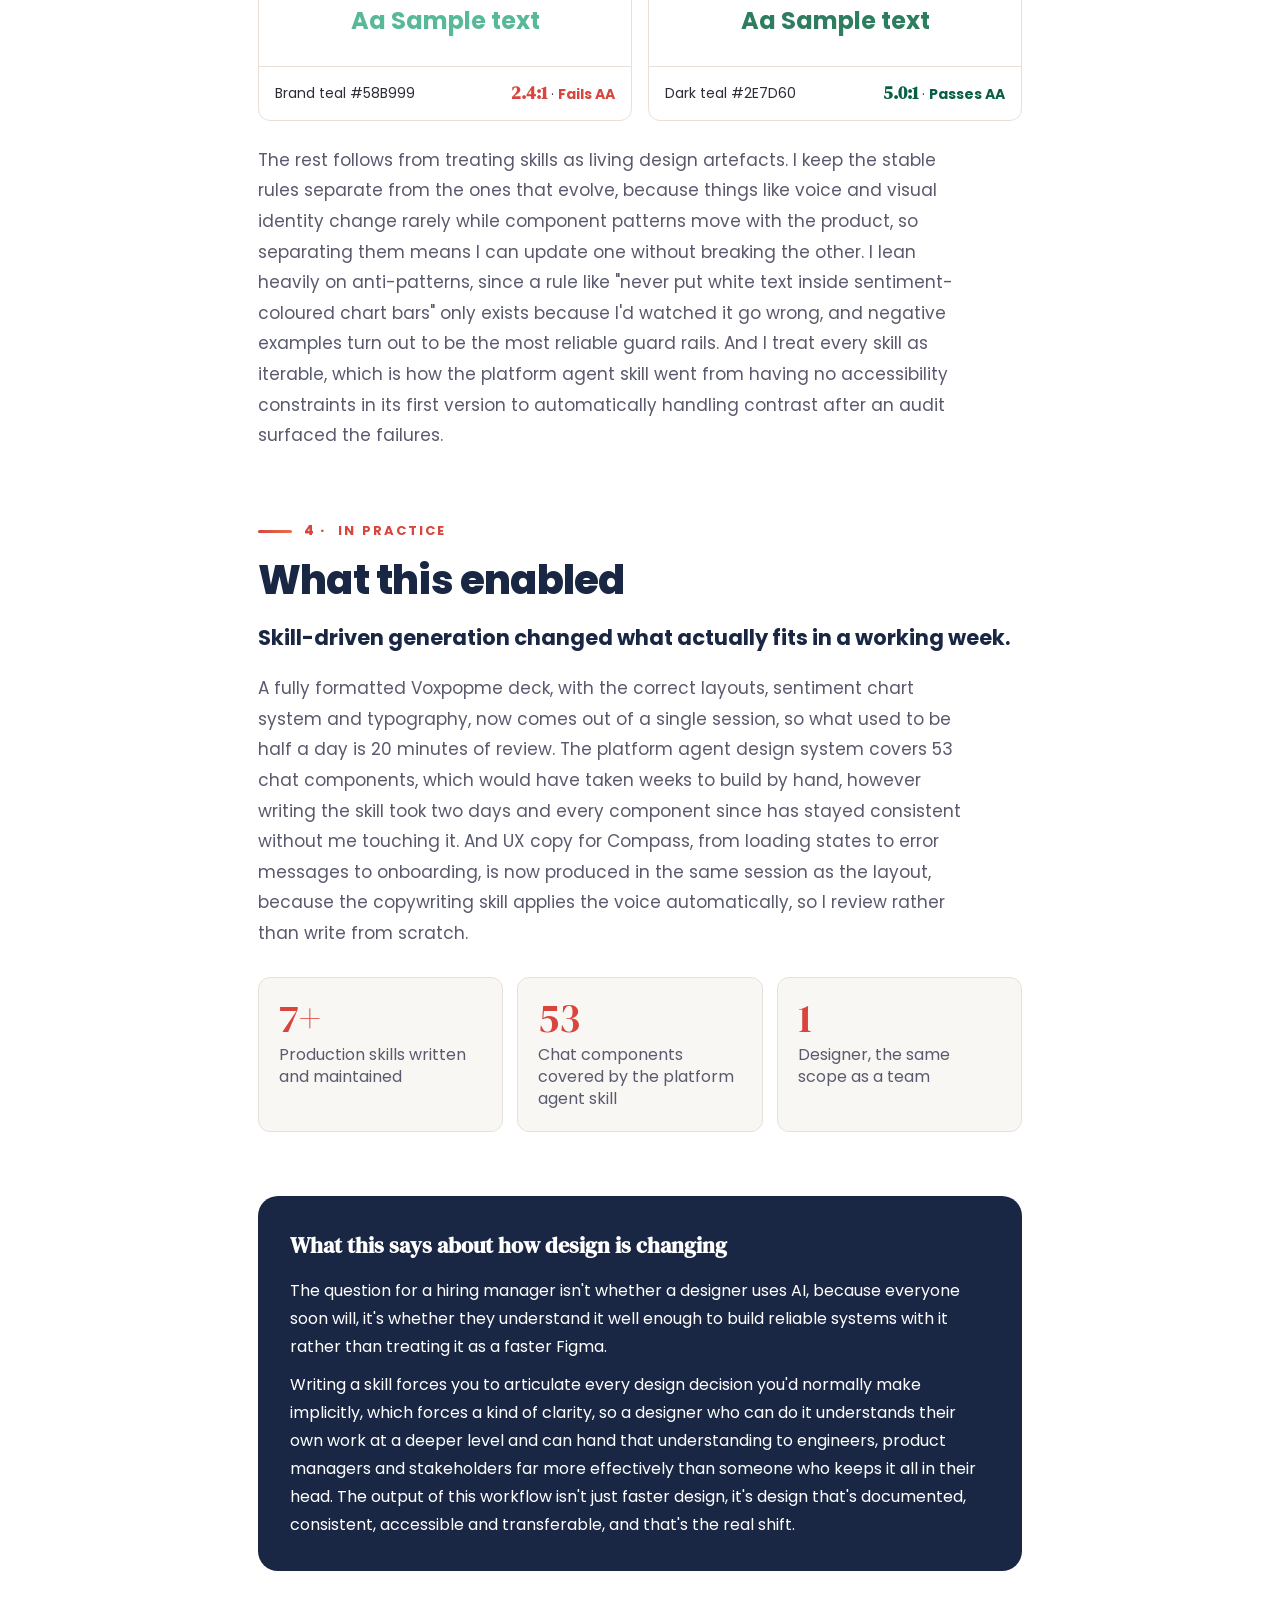
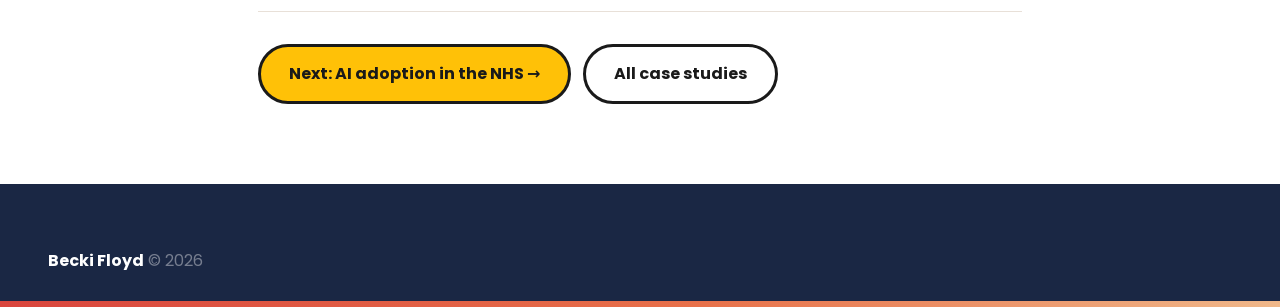
<file: ai-design.html>
<!DOCTYPE html>
<html lang="en">
<head>
  <meta charset="UTF-8" />
  <meta name="viewport" content="width=device-width, initial-scale=1.0" />
  <title>Redefining what one designer can ship with Claude – Case study | Becki Floyd</title>
  <meta name="description" content="How I rebuilt my design workflow around Claude as a collaborator, using written skills to generate production-ready components, and expanding my output without expanding the team." />
  <link rel="preconnect" href="https://fonts.googleapis.com" />
  <link rel="preconnect" href="https://fonts.gstatic.com" crossorigin />
  <link href="https://fonts.googleapis.com/css2?family=Poppins:wght@400;500;600;700;800&family=DM+Serif+Display&display=swap" rel="stylesheet" />
  <link rel="stylesheet" href="style.css?v=2" />
  <link rel="stylesheet" href="case-study.css?v=6" />
</head>
<body>

<div class="cs-bar"></div>

<nav id="nav">
  <a href="/" class="nav-logo">Becki Floyd</a>
  <ul class="nav-links">
    <li><a href="/">Home</a></li>
    <li><a href="/#work">Work</a></li>
    <li><a href="/#contact" class="nav-cta">Get in touch</a></li>
  </ul>
  <button class="nav-toggle" aria-label="Open menu" aria-expanded="false">
    <span></span><span></span><span></span>
  </button>
</nav>

<article class="case-study">
  <header class="cs-header">
    <a href="/#work" class="cs-back">&larr; Back to work</a>
    <h1>Redefining what one designer can ship with Claude</h1>
    <p class="cs-subtitle">How I rebuilt my design workflow around Claude as a collaborator, using written skills to generate production-ready components, and expanding my output without expanding the team.</p>
  </header>

  <div class="cs-meta">
    <div class="cs-meta-item">
      <div class="cs-meta-label">Role</div>
      <div class="cs-meta-value">Sole UX Designer &amp; Researcher</div>
    </div>
    <div class="cs-meta-item">
      <div class="cs-meta-label">Company</div>
      <div class="cs-meta-value">Voxpopme</div>
    </div>
    <div class="cs-meta-item">
      <div class="cs-meta-label">Timeline</div>
      <div class="cs-meta-value">2024 to 2025</div>
    </div>
    <div class="cs-meta-item">
      <div class="cs-meta-label">Disciplines</div>
      <div class="cs-meta-value">User research &middot; AI-augmented design &middot; Design systems &middot; UX writing</div>
    </div>
  </div>

  <div class="cs-tldr reveal">
    <div class="cs-tldr-label">The short version</div>
    <p>I'm the sole UX designer and researcher at Voxpopme, responsible for the full product experience on a product that kept outgrowing what one person could ship. Rather than hire, I changed how I design, building a library of written AI skills that encode my design decisions, accessibility requirements and the reasoning behind them once, so Claude can generate consistent output from them every time. That shift, from designing components to designing the instructions behind them, is what lets one person operate at team scale.</p>
  </div>

  <div class="cs-content">

    <section class="cs-section reveal" id="shift">
      <div class="cs-sec-label"><span class="cs-sec-num">1</span> The shift</div>
      <h2>From designing components to designing instructions</h2>
      <p class="cs-lead">The conventional response to a product outgrowing one designer is to hire. I took a different route.</p>
      <p>Because if Claude can generate production-quality output then the bottleneck stops being execution and becomes the quality of the instructions. So I started treating skills the way I'd always treated design systems, as reusable references that encode a decision once and apply it everywhere, which means I write a skill once, Claude generates from it, and the same file reliably produces chat components, presentations, UX copy, and charts and diagrams.</p>

      <div class="cs-diagram">
        <div class="cs-diagram-node">Skill file<span>write once</span></div>
        <div class="cs-diagram-arrow">&rarr;</div>
        <div class="cs-diagram-node">Claude<span>generates</span></div>
        <div class="cs-diagram-arrow">&rarr;</div>
        <div class="cs-diagram-outputs">
          <div class="cs-diagram-chip">Chat components</div>
          <div class="cs-diagram-chip">Presentations</div>
          <div class="cs-diagram-chip">UX copy</div>
          <div class="cs-diagram-chip">Charts &amp; diagrams</div>
        </div>
      </div>

      <p>The practical effect is that almost everything about my week inverted. Rather than building each component by hand in Figma, writing copy separately and pasting it in, and re-explaining the same design rules every single time, I now encode the decision once and let Claude handle execution while I handle the thinking, so my output is limited by the clarity of my reasoning rather than the hours in the day.</p>
    </section>

    <section class="cs-section reveal" id="system">
      <div class="cs-sec-label"><span class="cs-sec-num">2</span> The system</div>
      <h2>The skills I built, and why</h2>
      <p class="cs-lead">A skill is a markdown file that encodes design decisions, accessibility requirements and the reasoning behind them, so writing one is a design act in itself, since the decisions are expressed in language rather than pixels.</p>
      <p>Claude reads the relevant skill before generating anything, and I maintain a library covering the full range of Voxpopme outputs, from the platform agent design system and the presentation generator through to the copywriting voice, the chart selection rules and the customer archetype identifier that maps a user's language to the right product positioning.</p>

      <div class="cs-code">
        <div class="cs-code-head">voxpopme-platform-agent / SKILL.md</div>
        <pre><code><span class="c-h">## Colour, teal text on light backgrounds</span>
Brand teal #58B999 fails WCAG AA at body size.   <span class="c-note">&larr; the reasoning, not just the rule</span>
Map teal text on white to Dark Teal #2E7D60 instead.

<span class="c-h">## Anti-patterns</span>   <span class="c-note">&larr; negative examples are the best guard rails</span>
Never put white text inside sentiment-coloured chart bars.

<span class="c-h">## Brand tokens</span>   <span class="c-note">&larr; one source of truth, reused everywhere</span>
--purple: #341C4C   --teal: #58B999   --teal-text: #2E7D60</code></pre>
      </div>
      <p style="font-size:14px;color:var(--text-muted);margin-top:-8px;">A fragment of one skill. The comments mark what makes it reliable: it encodes <em>why</em>, names the anti-patterns, and points at a single set of brand tokens.</p>
    </section>

    <section class="cs-section reveal" id="decisions">
      <div class="cs-sec-label"><span class="cs-sec-num">3</span> The design decisions</div>
      <h2>What makes a skill actually work</h2>
      <p class="cs-lead">Skills fail for the same reasons design systems do, either too vague to act on or too rigid to handle variation, so the interesting work is in what makes one reliable.</p>
      <p>The first principle is to encode the reasoning rather than just the rule, because a rule that also explains why is one Claude can apply to edge cases it never anticipated. The clearest example is accessibility: rather than "use teal for text," the skill states that the lighter teal fails WCAG contrast at body size and should map to a darker variant, which holds up everywhere rather than only in the case I happened to write for.</p>

      <div class="cs-contrast">
        <div class="cs-contrast-card cs-contrast-fail">
          <div class="cs-contrast-swatch" style="color:#58B999">Aa Sample text</div>
          <div class="cs-contrast-meta"><span>Brand teal #58B999</span><span><span class="ratio">2.4:1</span> &middot; <span class="verdict">Fails AA</span></span></div>
        </div>
        <div class="cs-contrast-card cs-contrast-pass">
          <div class="cs-contrast-swatch" style="color:#2E7D60">Aa Sample text</div>
          <div class="cs-contrast-meta"><span>Dark teal #2E7D60</span><span><span class="ratio">5.0:1</span> &middot; <span class="verdict">Passes AA</span></span></div>
        </div>
      </div>

      <p>The rest follows from treating skills as living design artefacts. I keep the stable rules separate from the ones that evolve, because things like voice and visual identity change rarely while component patterns move with the product, so separating them means I can update one without breaking the other. I lean heavily on anti-patterns, since a rule like "never put white text inside sentiment-coloured chart bars" only exists because I'd watched it go wrong, and negative examples turn out to be the most reliable guard rails. And I treat every skill as iterable, which is how the platform agent skill went from having no accessibility constraints in its first version to automatically handling contrast after an audit surfaced the failures.</p>
    </section>

    <section class="cs-section reveal" id="practice">
      <div class="cs-sec-label"><span class="cs-sec-num">4</span> In practice</div>
      <h2>What this enabled</h2>
      <p class="cs-lead">Skill-driven generation changed what actually fits in a working week.</p>
      <p>A fully formatted Voxpopme deck, with the correct layouts, sentiment chart system and typography, now comes out of a single session, so what used to be half a day is 20 minutes of review. The platform agent design system covers 53 chat components, which would have taken weeks to build by hand, however writing the skill took two days and every component since has stayed consistent without me touching it. And UX copy for Compass, from loading states to error messages to onboarding, is now produced in the same session as the layout, because the copywriting skill applies the voice automatically, so I review rather than write from scratch.</p>

      <div class="outcome-row">
        <div class="outcome-stat">
          <div class="outcome-big">7+</div>
          <div class="outcome-label">Production skills written and maintained</div>
        </div>
        <div class="outcome-stat">
          <div class="outcome-big">53</div>
          <div class="outcome-label">Chat components covered by the platform agent skill</div>
        </div>
        <div class="outcome-stat">
          <div class="outcome-big">1</div>
          <div class="outcome-label">Designer, the same scope as a team</div>
        </div>
      </div>
    </section>

    <div class="dark-box reveal">
      <h3>What this says about how design is changing</h3>
      <p>The question for a hiring manager isn't whether a designer uses AI, because everyone soon will, it's whether they understand it well enough to build reliable systems with it rather than treating it as a faster Figma.</p>
      <p>Writing a skill forces you to articulate every design decision you'd normally make implicitly, which forces a kind of clarity, so a designer who can do it understands their own work at a deeper level and can hand that understanding to engineers, product managers and stakeholders far more effectively than someone who keeps it all in their head. The output of this workflow isn't just faster design, it's design that's documented, consistent, accessible and transferable, and that's the real shift.</p>
    </div>

    <div class="cs-nav">
      <a href="nhs.html" class="btn-primary">Next: AI adoption in the NHS &rarr;</a>
      <a href="/#work" class="btn-outline">All case studies</a>
    </div>

  </div>
</article>

<footer>
  <div class="footer-inner">
    <span class="footer-name">Becki Floyd</span>
    <span class="footer-copy">&copy; 2026</span>
  </div>
</footer>

<div class="cs-bar"></div>

<script src="main.js?v=2"></script>
</body>
</html>
</file>
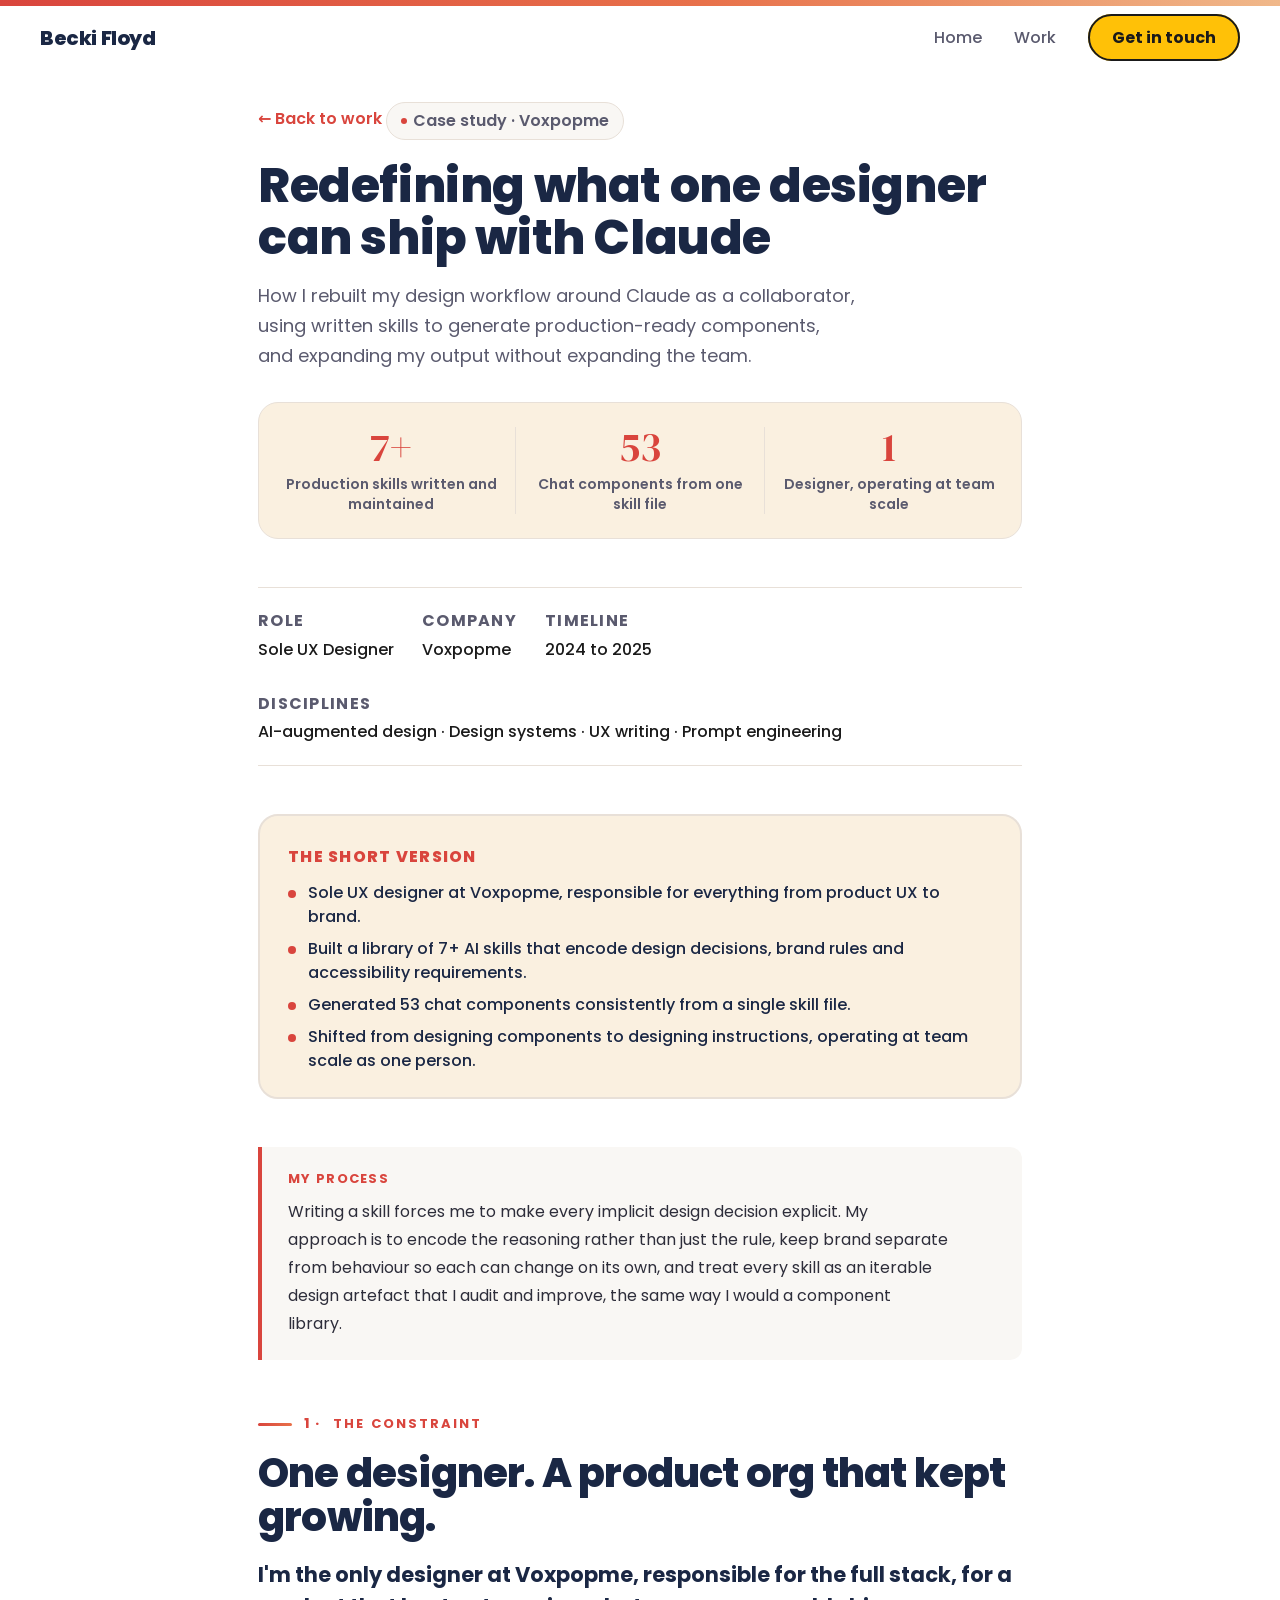
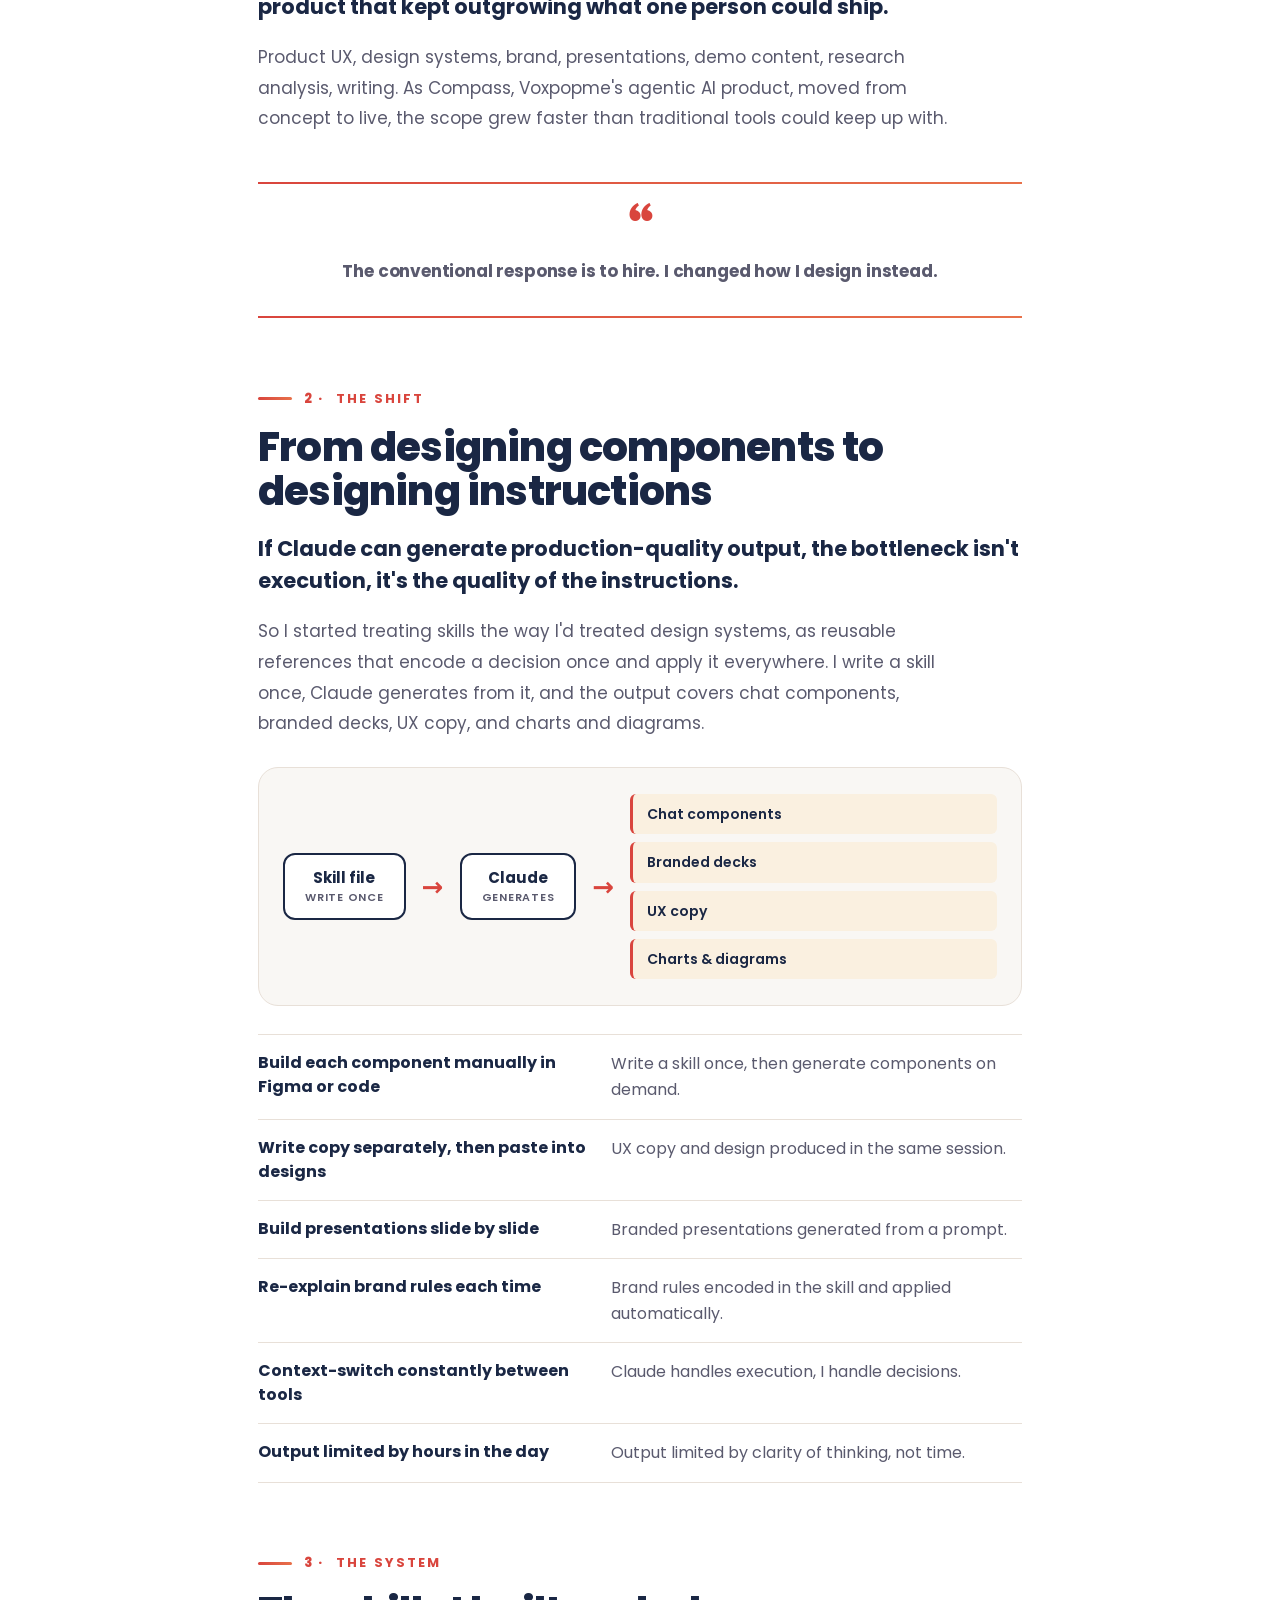
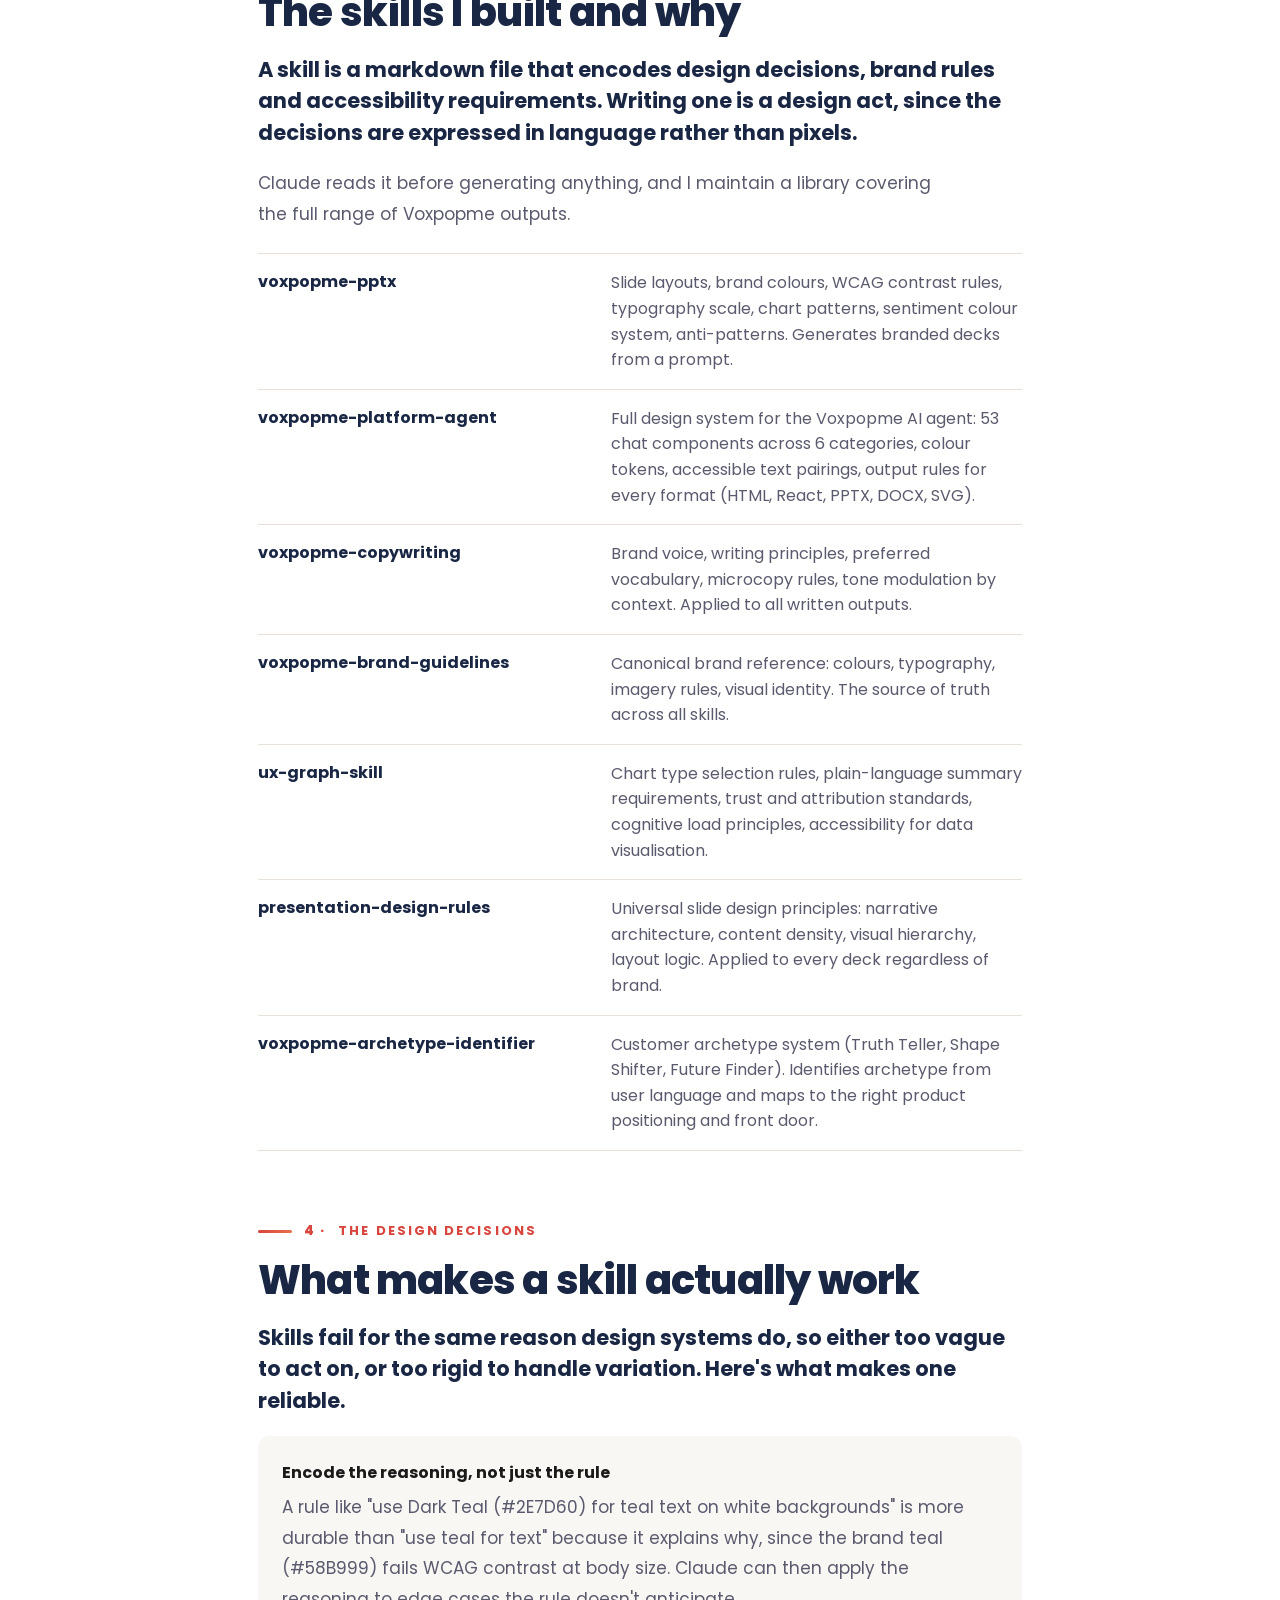
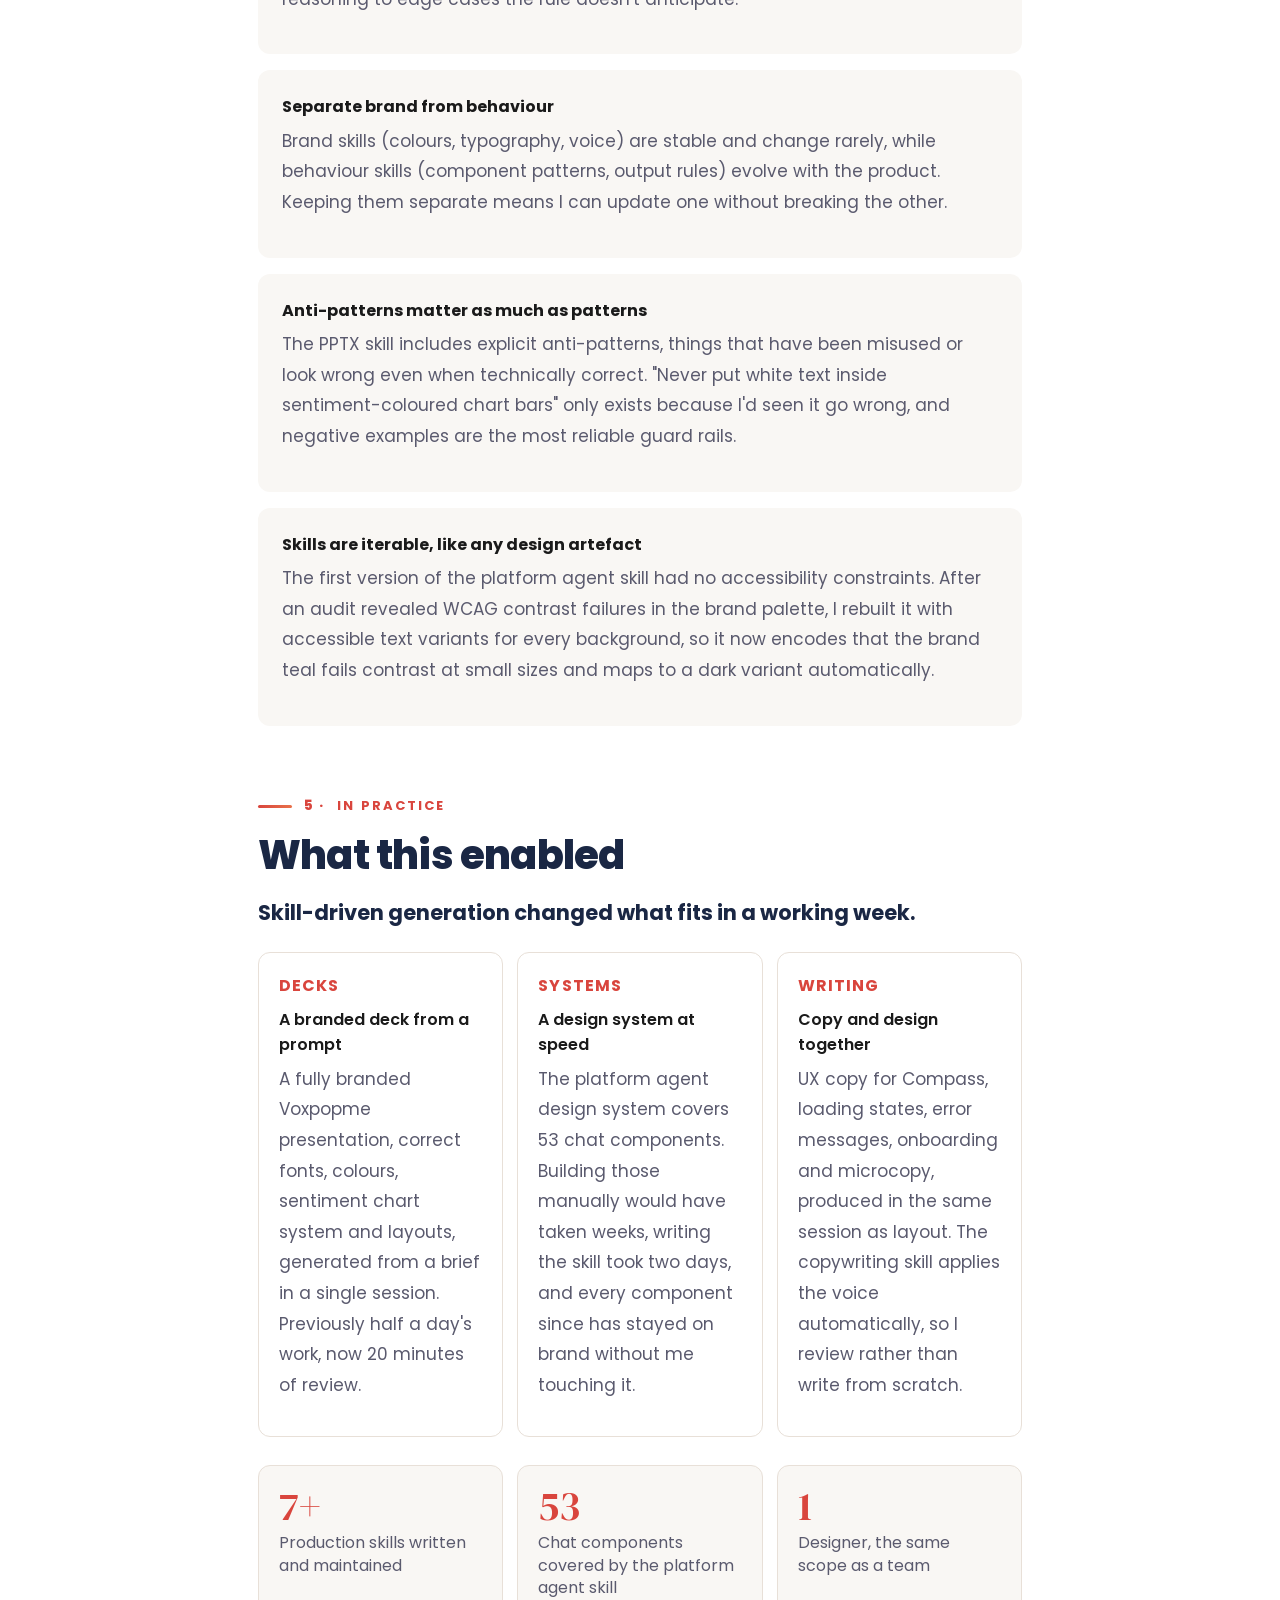
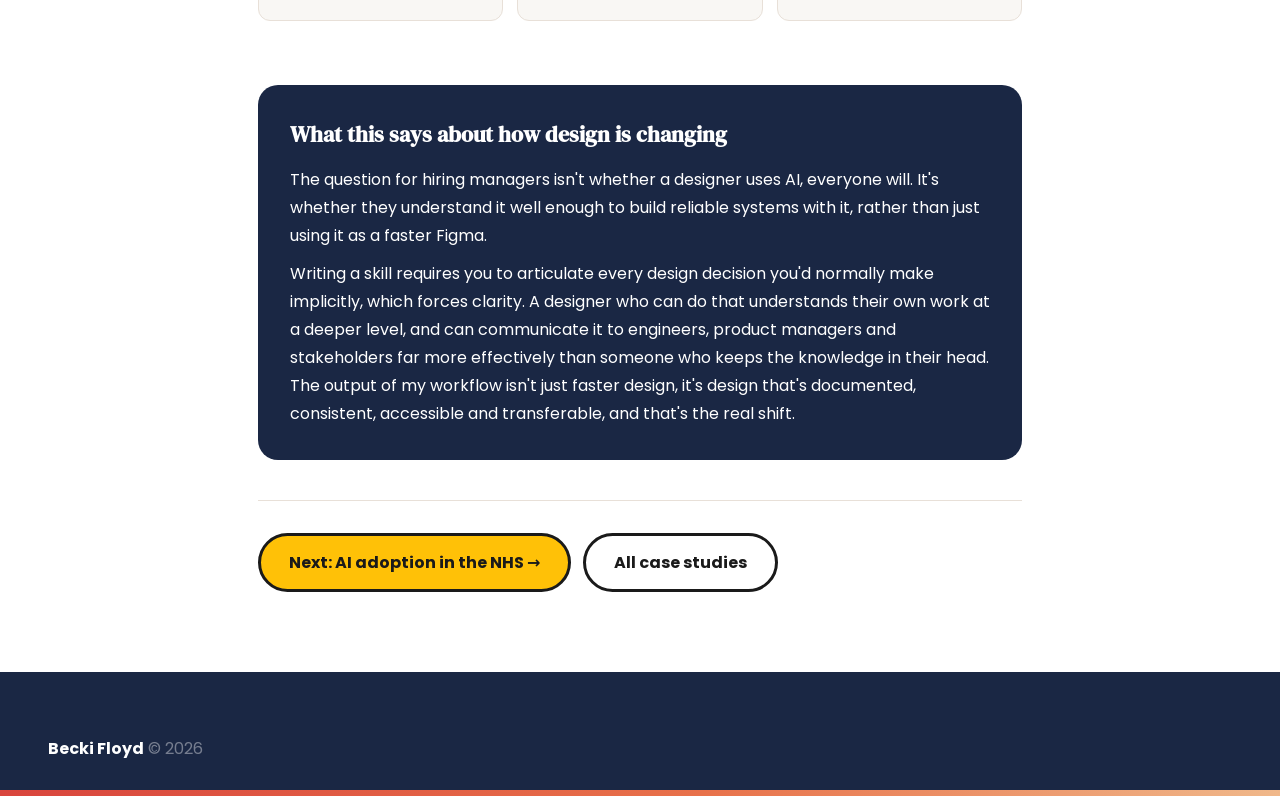
<file: claude-workflow.html>
<!DOCTYPE html>
<html lang="en">
<head>
  <meta charset="UTF-8" />
  <meta name="viewport" content="width=device-width, initial-scale=1.0" />
  <title>Redefining what one designer can ship with Claude – Case study | Becki Floyd</title>
  <meta name="description" content="How I rebuilt my design workflow around Claude as a collaborator, using written skills to generate production-ready components, and expanding my output without expanding the team." />
  <link rel="preconnect" href="https://fonts.googleapis.com" />
  <link rel="preconnect" href="https://fonts.gstatic.com" crossorigin />
  <link href="https://fonts.googleapis.com/css2?family=Poppins:wght@400;500;600;700;800&family=DM+Serif+Display&display=swap" rel="stylesheet" />
  <link rel="stylesheet" href="style.css" />
  <link rel="stylesheet" href="case-study.css" />
</head>
<body>

<div class="cs-bar"></div>

<nav id="nav">
  <a href="/" class="nav-logo">Becki Floyd</a>
  <ul class="nav-links">
    <li><a href="/">Home</a></li>
    <li><a href="/#work">Work</a></li>
    <li><a href="/#contact" class="nav-cta">Get in touch</a></li>
  </ul>
  <button class="nav-toggle" aria-label="Open menu" aria-expanded="false">
    <span></span><span></span><span></span>
  </button>
</nav>

<article class="case-study">
  <header class="cs-header">
    <a href="/#work" class="cs-back">&larr; Back to work</a>
    <div class="cs-eyebrow"><span class="cs-dot"></span> Case study &middot; Voxpopme</div>
    <h1>Redefining what one designer can ship with Claude</h1>
    <p class="cs-subtitle">How I rebuilt my design workflow around Claude as a collaborator, using written skills to generate production-ready components, and expanding my output without expanding the team.</p>
  </header>

  <div class="cs-stat-strip reveal">
    <div class="cs-stat"><div class="cs-stat-num">7+</div><div class="cs-stat-lab">Production skills written and maintained</div></div>
    <div class="cs-stat"><div class="cs-stat-num">53</div><div class="cs-stat-lab">Chat components from one skill file</div></div>
    <div class="cs-stat"><div class="cs-stat-num">1</div><div class="cs-stat-lab">Designer, operating at team scale</div></div>
  </div>

  <div class="cs-meta">
    <div class="cs-meta-item">
      <div class="cs-meta-label">Role</div>
      <div class="cs-meta-value">Sole UX Designer</div>
    </div>
    <div class="cs-meta-item">
      <div class="cs-meta-label">Company</div>
      <div class="cs-meta-value">Voxpopme</div>
    </div>
    <div class="cs-meta-item">
      <div class="cs-meta-label">Timeline</div>
      <div class="cs-meta-value">2024 to 2025</div>
    </div>
    <div class="cs-meta-item">
      <div class="cs-meta-label">Disciplines</div>
      <div class="cs-meta-value">AI-augmented design &middot; Design systems &middot; UX writing &middot; Prompt engineering</div>
    </div>
  </div>

  <div class="cs-tldr reveal">
    <div class="cs-tldr-label">The short version</div>
    <ul>
      <li>Sole UX designer at Voxpopme, responsible for everything from product UX to brand.</li>
      <li>Built a library of 7+ AI skills that encode design decisions, brand rules and accessibility requirements.</li>
      <li>Generated 53 chat components consistently from a single skill file.</li>
      <li>Shifted from designing components to designing instructions, operating at team scale as one person.</li>
    </ul>
  </div>

  <div class="cs-process reveal">
    <div class="cs-process-label">My process</div>
    <p>Writing a skill forces me to make every implicit design decision explicit. My approach is to encode the reasoning rather than just the rule, keep brand separate from behaviour so each can change on its own, and treat every skill as an iterable design artefact that I audit and improve, the same way I would a component library.</p>
  </div>

  <div class="cs-content">

    <section class="cs-section reveal" id="constraint">
      <div class="cs-sec-label"><span class="cs-sec-num">1</span> The constraint</div>
      <h2>One designer. A product org that kept growing.</h2>
      <p class="cs-lead">I'm the only designer at Voxpopme, responsible for the full stack, for a product that kept outgrowing what one person could ship.</p>
      <p>Product UX, design systems, brand, presentations, demo content, research analysis, writing. As Compass, Voxpopme's agentic AI product, moved from concept to live, the scope grew faster than traditional tools could keep up with.</p>
      <p class="pull-quote">The conventional response is to hire. I changed how I design instead.</p>
    </section>

    <section class="cs-section reveal" id="shift">
      <div class="cs-sec-label"><span class="cs-sec-num">2</span> The shift</div>
      <h2>From designing components to designing instructions</h2>
      <p class="cs-lead">If Claude can generate production-quality output, the bottleneck isn't execution, it's the quality of the instructions.</p>
      <p>So I started treating skills the way I'd treated design systems, as reusable references that encode a decision once and apply it everywhere. I write a skill once, Claude generates from it, and the output covers chat components, branded decks, UX copy, and charts and diagrams.</p>

      <div class="cs-diagram">
        <div class="cs-diagram-node">Skill file<span>write once</span></div>
        <div class="cs-diagram-arrow">&rarr;</div>
        <div class="cs-diagram-node">Claude<span>generates</span></div>
        <div class="cs-diagram-arrow">&rarr;</div>
        <div class="cs-diagram-outputs">
          <div class="cs-diagram-chip">Chat components</div>
          <div class="cs-diagram-chip">Branded decks</div>
          <div class="cs-diagram-chip">UX copy</div>
          <div class="cs-diagram-chip">Charts &amp; diagrams</div>
        </div>
      </div>

      <div class="cs-rows">
        <div class="cs-row">
          <div class="cs-row-head">Build each component manually in Figma or code</div>
          <div class="cs-row-body">Write a skill once, then generate components on demand.</div>
        </div>
        <div class="cs-row">
          <div class="cs-row-head">Write copy separately, then paste into designs</div>
          <div class="cs-row-body">UX copy and design produced in the same session.</div>
        </div>
        <div class="cs-row">
          <div class="cs-row-head">Build presentations slide by slide</div>
          <div class="cs-row-body">Branded presentations generated from a prompt.</div>
        </div>
        <div class="cs-row">
          <div class="cs-row-head">Re-explain brand rules each time</div>
          <div class="cs-row-body">Brand rules encoded in the skill and applied automatically.</div>
        </div>
        <div class="cs-row">
          <div class="cs-row-head">Context-switch constantly between tools</div>
          <div class="cs-row-body">Claude handles execution, I handle decisions.</div>
        </div>
        <div class="cs-row">
          <div class="cs-row-head">Output limited by hours in the day</div>
          <div class="cs-row-body">Output limited by clarity of thinking, not time.</div>
        </div>
      </div>
    </section>

    <section class="cs-section reveal" id="system">
      <div class="cs-sec-label"><span class="cs-sec-num">3</span> The system</div>
      <h2>The skills I built and why</h2>
      <p class="cs-lead">A skill is a markdown file that encodes design decisions, brand rules and accessibility requirements. Writing one is a design act, since the decisions are expressed in language rather than pixels.</p>
      <p>Claude reads it before generating anything, and I maintain a library covering the full range of Voxpopme outputs.</p>

      <div class="cs-rows">
        <div class="cs-row">
          <div class="cs-row-head">voxpopme-pptx</div>
          <div class="cs-row-body">Slide layouts, brand colours, WCAG contrast rules, typography scale, chart patterns, sentiment colour system, anti-patterns. Generates branded decks from a prompt.</div>
        </div>
        <div class="cs-row">
          <div class="cs-row-head">voxpopme-platform-agent</div>
          <div class="cs-row-body">Full design system for the Voxpopme AI agent: 53 chat components across 6 categories, colour tokens, accessible text pairings, output rules for every format (HTML, React, PPTX, DOCX, SVG).</div>
        </div>
        <div class="cs-row">
          <div class="cs-row-head">voxpopme-copywriting</div>
          <div class="cs-row-body">Brand voice, writing principles, preferred vocabulary, microcopy rules, tone modulation by context. Applied to all written outputs.</div>
        </div>
        <div class="cs-row">
          <div class="cs-row-head">voxpopme-brand-guidelines</div>
          <div class="cs-row-body">Canonical brand reference: colours, typography, imagery rules, visual identity. The source of truth across all skills.</div>
        </div>
        <div class="cs-row">
          <div class="cs-row-head">ux-graph-skill</div>
          <div class="cs-row-body">Chart type selection rules, plain-language summary requirements, trust and attribution standards, cognitive load principles, accessibility for data visualisation.</div>
        </div>
        <div class="cs-row">
          <div class="cs-row-head">presentation-design-rules</div>
          <div class="cs-row-body">Universal slide design principles: narrative architecture, content density, visual hierarchy, layout logic. Applied to every deck regardless of brand.</div>
        </div>
        <div class="cs-row">
          <div class="cs-row-head">voxpopme-archetype-identifier</div>
          <div class="cs-row-body">Customer archetype system (Truth Teller, Shape Shifter, Future Finder). Identifies archetype from user language and maps to the right product positioning and front door.</div>
        </div>
      </div>
    </section>

    <section class="cs-section reveal" id="decisions">
      <div class="cs-sec-label"><span class="cs-sec-num">4</span> The design decisions</div>
      <h2>What makes a skill actually work</h2>
      <p class="cs-lead">Skills fail for the same reason design systems do, so either too vague to act on, or too rigid to handle variation. Here's what makes one reliable.</p>

      <div class="decision-card">
        <h4>Encode the reasoning, not just the rule</h4>
        <p>A rule like "use Dark Teal (#2E7D60) for teal text on white backgrounds" is more durable than "use teal for text" because it explains why, since the brand teal (#58B999) fails WCAG contrast at body size. Claude can then apply the reasoning to edge cases the rule doesn't anticipate.</p>
      </div>
      <div class="decision-card">
        <h4>Separate brand from behaviour</h4>
        <p>Brand skills (colours, typography, voice) are stable and change rarely, while behaviour skills (component patterns, output rules) evolve with the product. Keeping them separate means I can update one without breaking the other.</p>
      </div>
      <div class="decision-card">
        <h4>Anti-patterns matter as much as patterns</h4>
        <p>The PPTX skill includes explicit anti-patterns, things that have been misused or look wrong even when technically correct. "Never put white text inside sentiment-coloured chart bars" only exists because I'd seen it go wrong, and negative examples are the most reliable guard rails.</p>
      </div>
      <div class="decision-card">
        <h4>Skills are iterable, like any design artefact</h4>
        <p>The first version of the platform agent skill had no accessibility constraints. After an audit revealed WCAG contrast failures in the brand palette, I rebuilt it with accessible text variants for every background, so it now encodes that the brand teal fails contrast at small sizes and maps to a dark variant automatically.</p>
      </div>
    </section>

    <section class="cs-section reveal" id="practice">
      <div class="cs-sec-label"><span class="cs-sec-num">5</span> In practice</div>
      <h2>What this enabled</h2>
      <p class="cs-lead">Skill-driven generation changed what fits in a working week.</p>

      <div class="research-grid">
        <div class="research-card">
          <div class="research-group">Decks</div>
          <h4>A branded deck from a prompt</h4>
          <p>A fully branded Voxpopme presentation, correct fonts, colours, sentiment chart system and layouts, generated from a brief in a single session. Previously half a day's work, now 20 minutes of review.</p>
        </div>
        <div class="research-card">
          <div class="research-group">Systems</div>
          <h4>A design system at speed</h4>
          <p>The platform agent design system covers 53 chat components. Building those manually would have taken weeks, writing the skill took two days, and every component since has stayed on brand without me touching it.</p>
        </div>
        <div class="research-card">
          <div class="research-group">Writing</div>
          <h4>Copy and design together</h4>
          <p>UX copy for Compass, loading states, error messages, onboarding and microcopy, produced in the same session as layout. The copywriting skill applies the voice automatically, so I review rather than write from scratch.</p>
        </div>
      </div>

      <div class="outcome-row">
        <div class="outcome-stat">
          <div class="outcome-big">7+</div>
          <div class="outcome-label">Production skills written and maintained</div>
        </div>
        <div class="outcome-stat">
          <div class="outcome-big">53</div>
          <div class="outcome-label">Chat components covered by the platform agent skill</div>
        </div>
        <div class="outcome-stat">
          <div class="outcome-big">1</div>
          <div class="outcome-label">Designer, the same scope as a team</div>
        </div>
      </div>
    </section>

    <div class="dark-box reveal">
      <h3>What this says about how design is changing</h3>
      <p>The question for hiring managers isn't whether a designer uses AI, everyone will. It's whether they understand it well enough to build reliable systems with it, rather than just using it as a faster Figma.</p>
      <p>Writing a skill requires you to articulate every design decision you'd normally make implicitly, which forces clarity. A designer who can do that understands their own work at a deeper level, and can communicate it to engineers, product managers and stakeholders far more effectively than someone who keeps the knowledge in their head. The output of my workflow isn't just faster design, it's design that's documented, consistent, accessible and transferable, and that's the real shift.</p>
    </div>

    <div class="cs-nav">
      <a href="nhs.html" class="btn-primary">Next: AI adoption in the NHS &rarr;</a>
      <a href="/#work" class="btn-outline">All case studies</a>
    </div>

  </div>
</article>

<footer>
  <div class="footer-inner">
    <span class="footer-name">Becki Floyd</span>
    <span class="footer-copy">&copy; 2026</span>
  </div>
</footer>

<div class="cs-bar"></div>

<script src="main.js"></script>
</body>
</html>
</file>
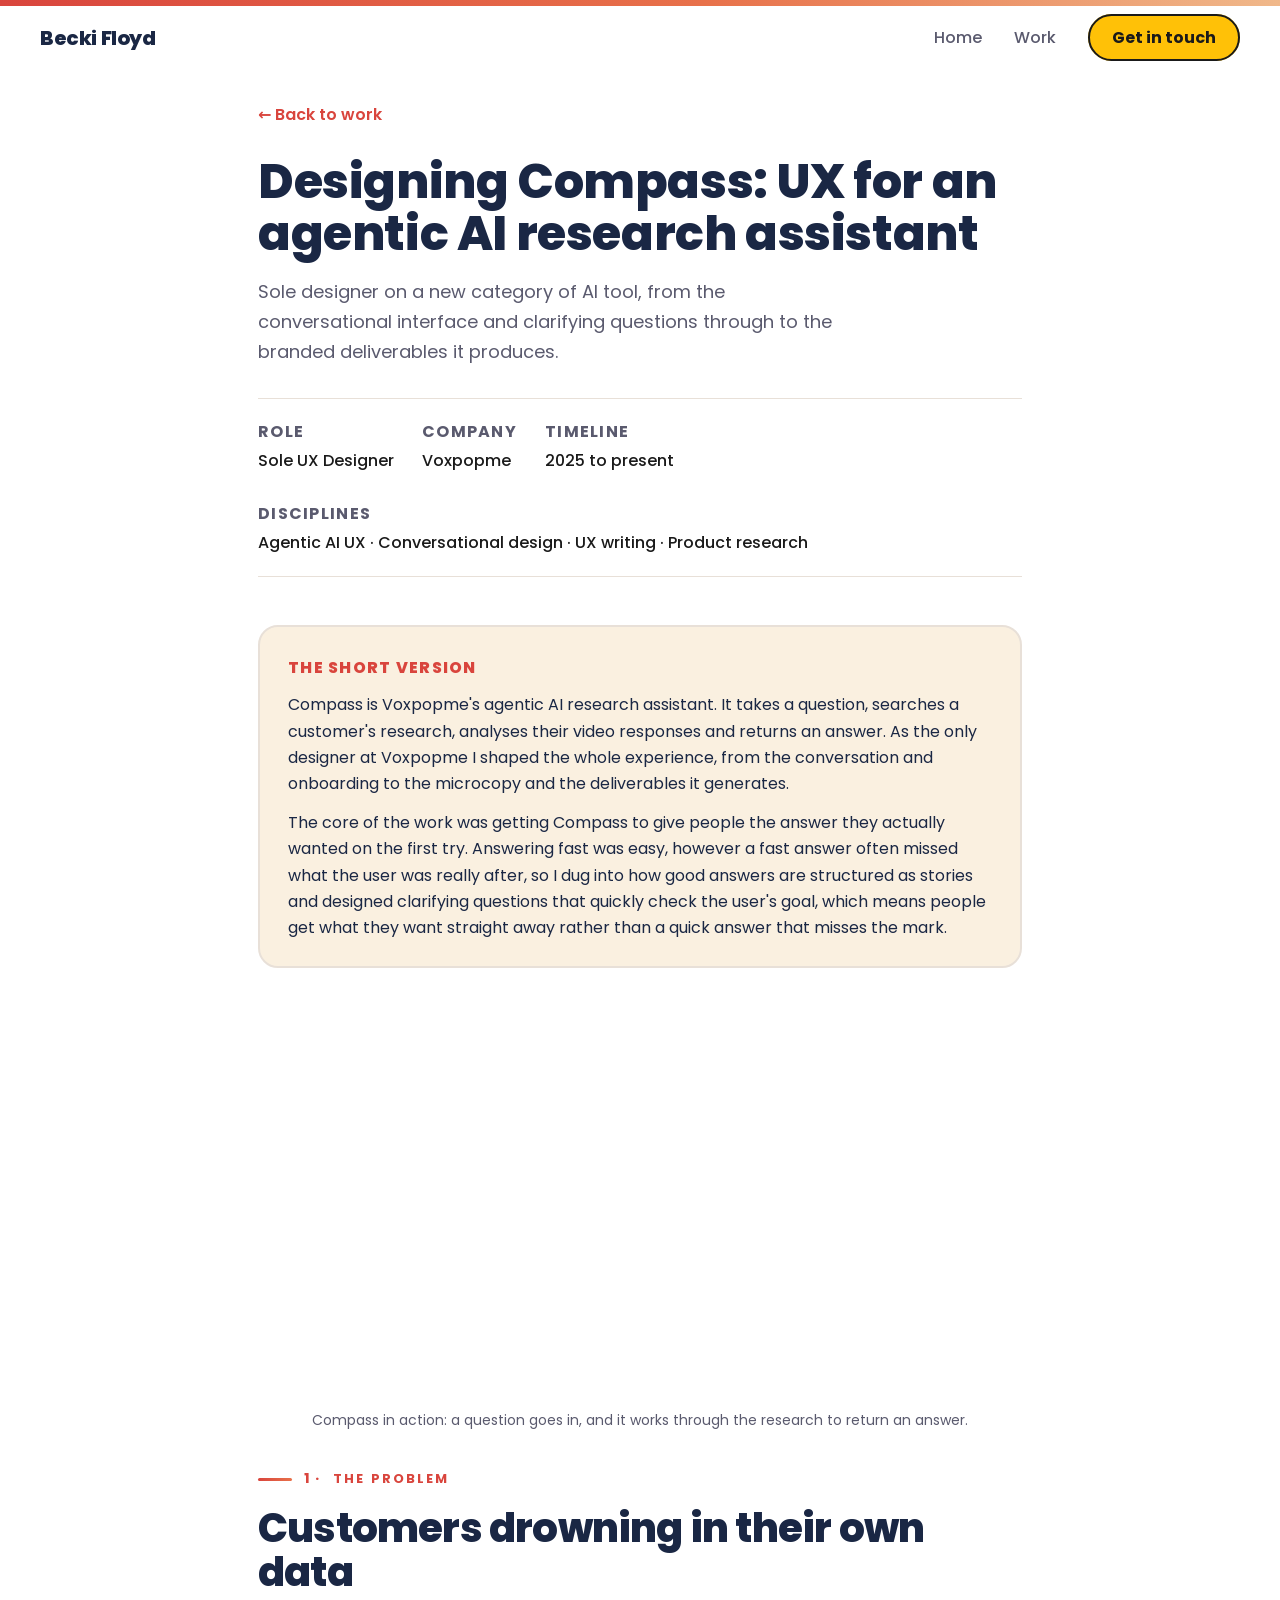
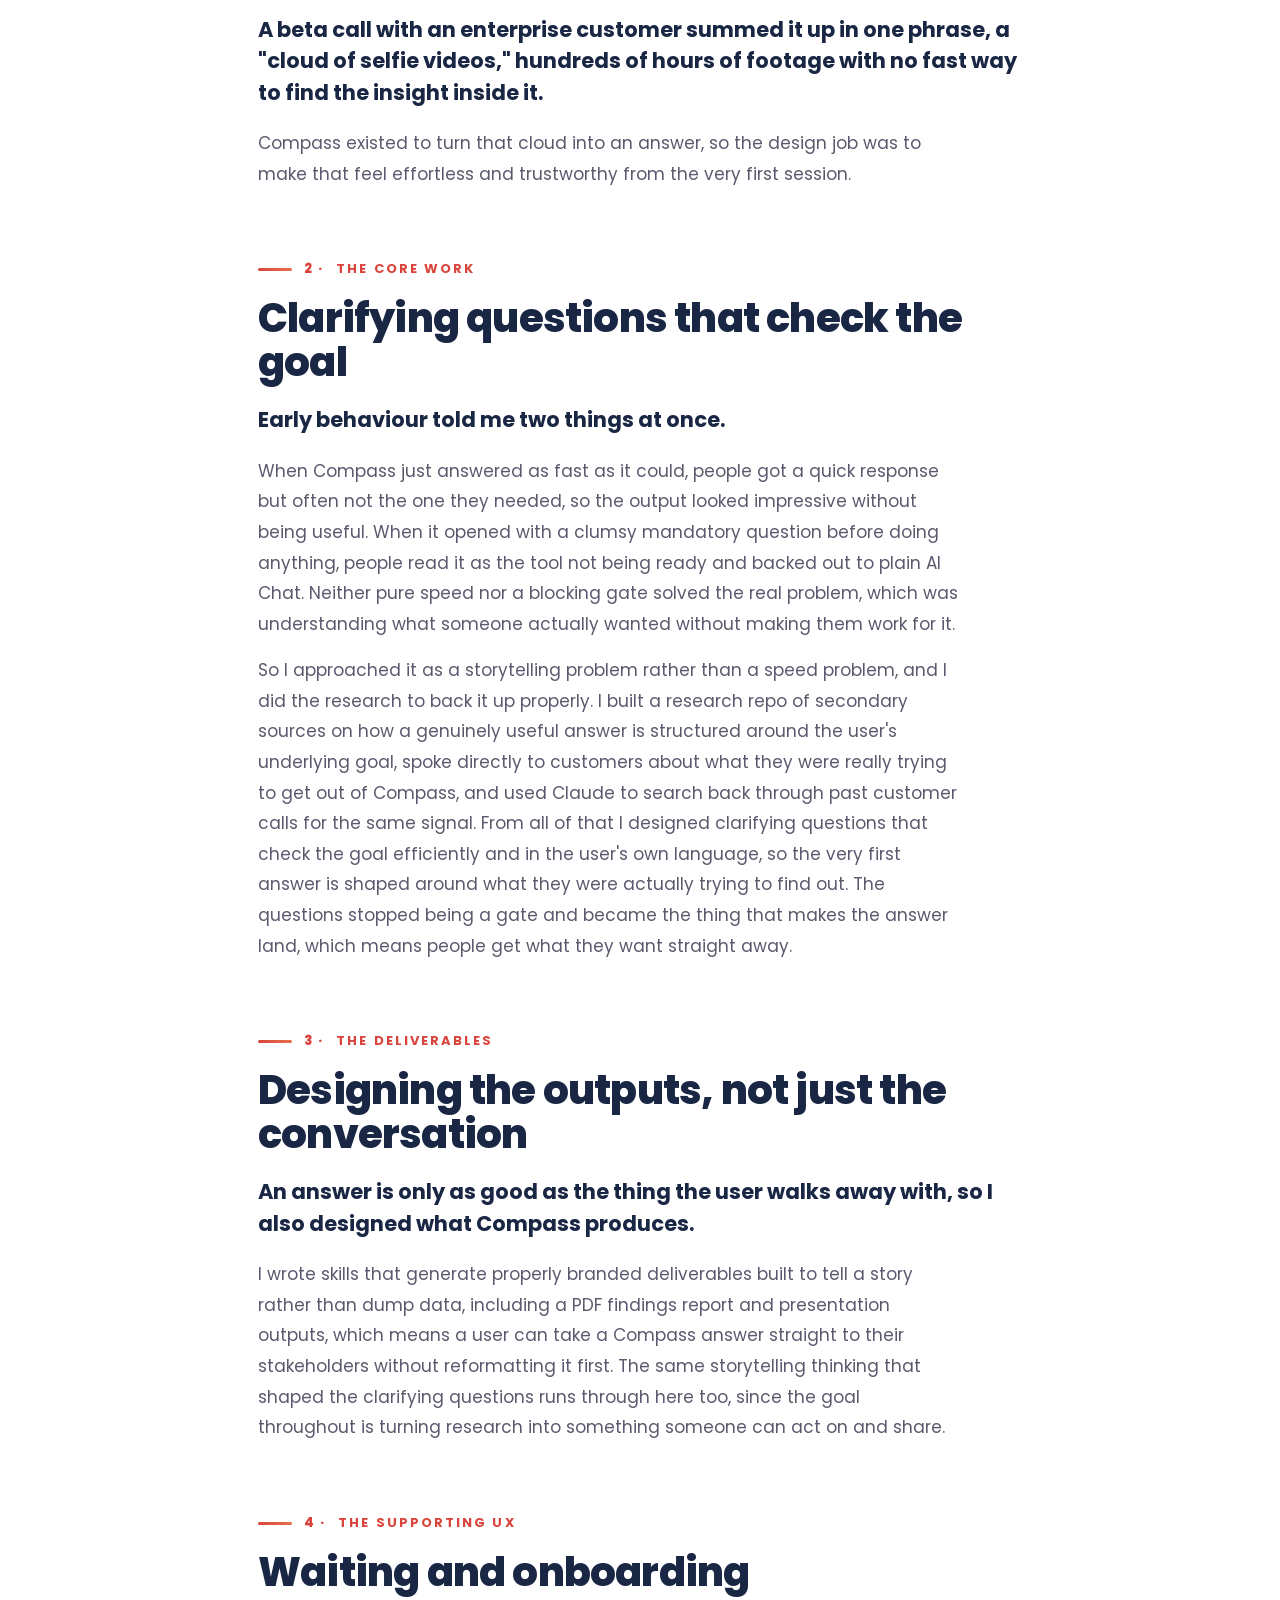
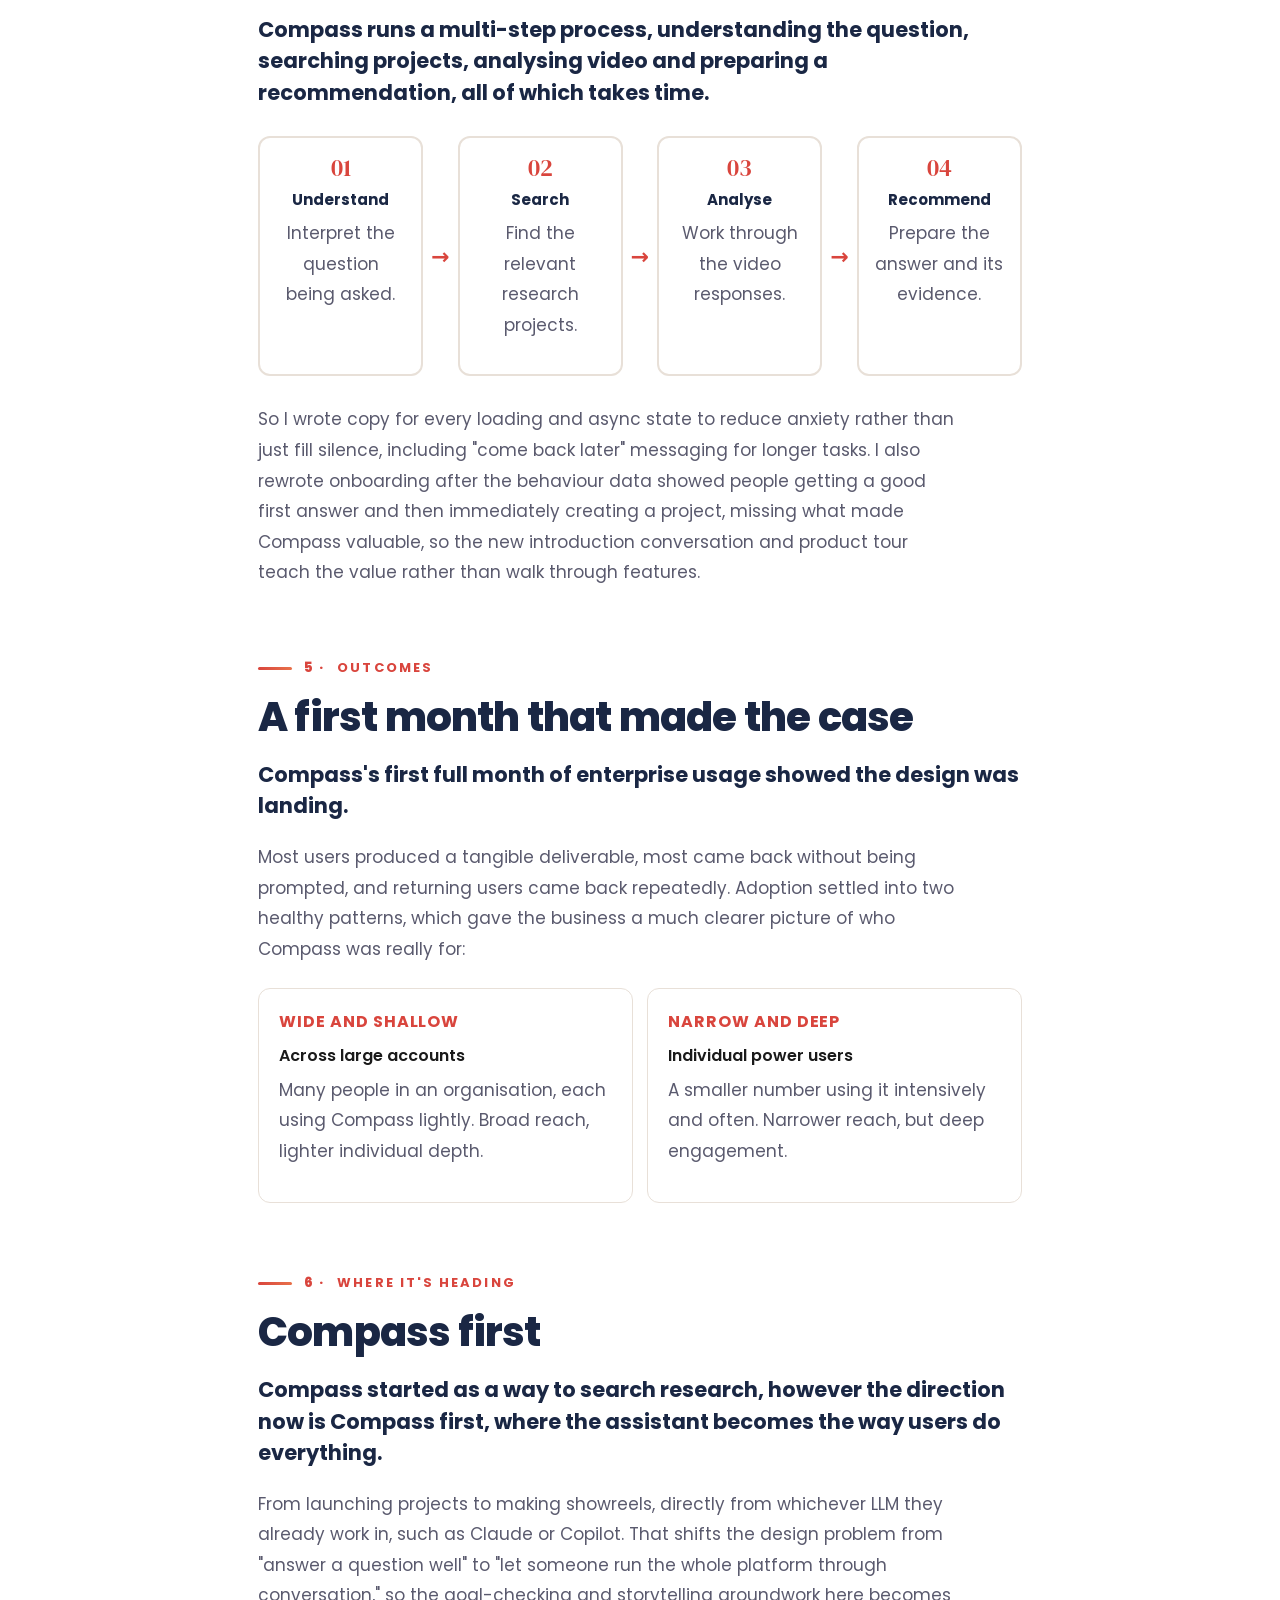
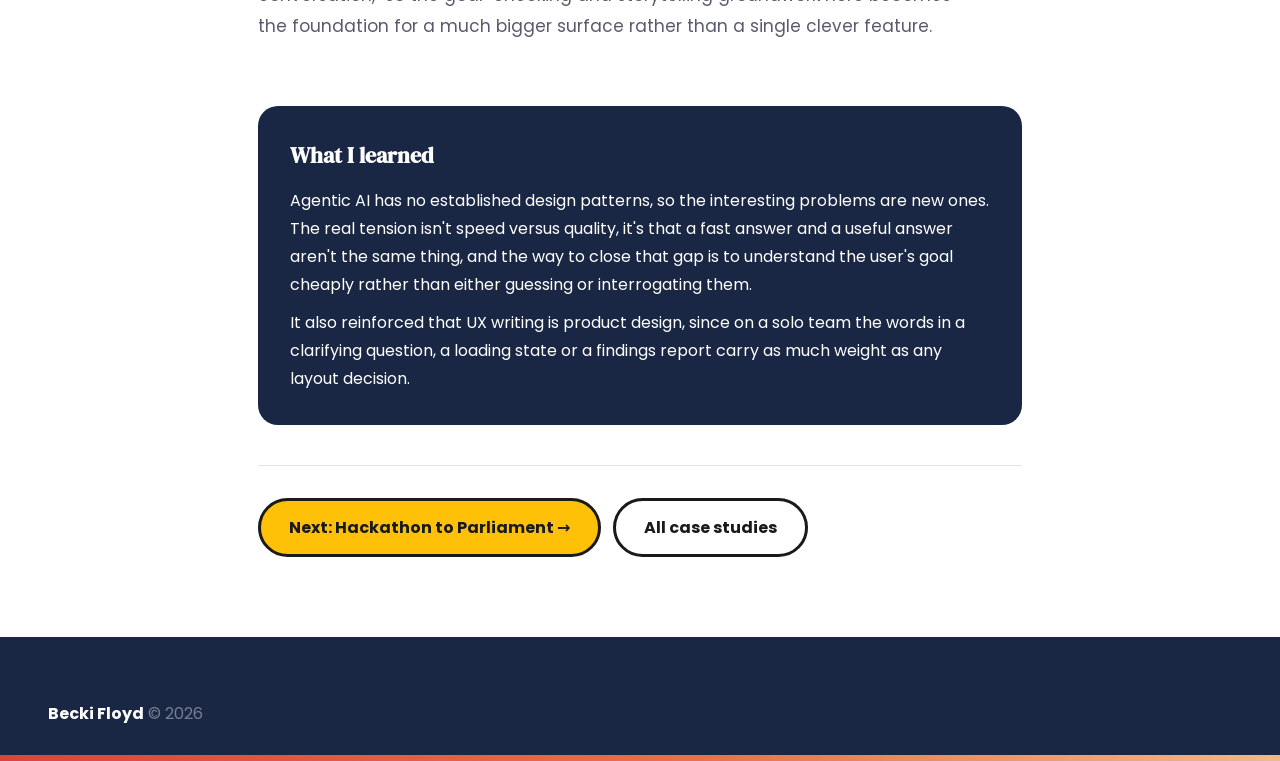
<file: compass.html>
<!DOCTYPE html>
<html lang="en">
<head>
  <meta charset="UTF-8" />
  <meta name="viewport" content="width=device-width, initial-scale=1.0" />
  <title>Designing Compass: UX for an agentic AI research assistant – Case study | Becki Floyd</title>
  <meta name="description" content="Sole designer on a new category of AI tool, from the conversational interface and clarifying questions through to the branded deliverables it produces." />
  <link rel="preconnect" href="https://fonts.googleapis.com" />
  <link rel="preconnect" href="https://fonts.gstatic.com" crossorigin />
  <link href="https://fonts.googleapis.com/css2?family=Poppins:wght@400;500;600;700;800&family=DM+Serif+Display&display=swap" rel="stylesheet" />
  <link rel="stylesheet" href="style.css?v=2" />
  <link rel="stylesheet" href="case-study.css?v=6" />
</head>
<body>

<div class="cs-bar"></div>

<nav id="nav">
  <a href="/" class="nav-logo">Becki Floyd</a>
  <ul class="nav-links">
    <li><a href="/">Home</a></li>
    <li><a href="/#work">Work</a></li>
    <li><a href="/#contact" class="nav-cta">Get in touch</a></li>
  </ul>
  <button class="nav-toggle" aria-label="Open menu" aria-expanded="false">
    <span></span><span></span><span></span>
  </button>
</nav>

<article class="case-study">
  <header class="cs-header">
    <a href="/#work" class="cs-back">&larr; Back to work</a>
    <h1>Designing Compass: UX for an agentic AI research assistant</h1>
    <p class="cs-subtitle">Sole designer on a new category of AI tool, from the conversational interface and clarifying questions through to the branded deliverables it produces.</p>
  </header>

  <div class="cs-meta">
    <div class="cs-meta-item">
      <div class="cs-meta-label">Role</div>
      <div class="cs-meta-value">Sole UX Designer</div>
    </div>
    <div class="cs-meta-item">
      <div class="cs-meta-label">Company</div>
      <div class="cs-meta-value">Voxpopme</div>
    </div>
    <div class="cs-meta-item">
      <div class="cs-meta-label">Timeline</div>
      <div class="cs-meta-value">2025 to present</div>
    </div>
    <div class="cs-meta-item">
      <div class="cs-meta-label">Disciplines</div>
      <div class="cs-meta-value">Agentic AI UX &middot; Conversational design &middot; UX writing &middot; Product research</div>
    </div>
  </div>

  <div class="cs-tldr reveal">
    <div class="cs-tldr-label">The short version</div>
    <p>Compass is Voxpopme's agentic AI research assistant. It takes a question, searches a customer's research, analyses their video responses and returns an answer. As the only designer at Voxpopme I shaped the whole experience, from the conversation and onboarding to the microcopy and the deliverables it generates.</p>
    <p>The core of the work was getting Compass to give people the answer they actually wanted on the first try. Answering fast was easy, however a fast answer often missed what the user was really after, so I dug into how good answers are structured as stories and designed clarifying questions that quickly check the user's goal, which means people get what they want straight away rather than a quick answer that misses the mark.</p>
  </div>

  <div class="cs-content">

    <figure class="cs-photo reveal">
      <video src="images/Compassvideo.mp4" autoplay muted loop playsinline preload="metadata" aria-label="Compass working through a question to return an answer"></video>
      <figcaption>Compass in action: a question goes in, and it works through the research to return an answer.</figcaption>
    </figure>

    <section class="cs-section reveal" id="problem">
      <div class="cs-sec-label"><span class="cs-sec-num">1</span> The problem</div>
      <h2>Customers drowning in their own data</h2>
      <p class="cs-lead">A beta call with an enterprise customer summed it up in one phrase, a "cloud of selfie videos," hundreds of hours of footage with no fast way to find the insight inside it.</p>
      <p>Compass existed to turn that cloud into an answer, so the design job was to make that feel effortless and trustworthy from the very first session.</p>
    </section>

    <section class="cs-section reveal" id="core">
      <div class="cs-sec-label"><span class="cs-sec-num">2</span> The core work</div>
      <h2>Clarifying questions that check the goal</h2>
      <p class="cs-lead">Early behaviour told me two things at once.</p>
      <p>When Compass just answered as fast as it could, people got a quick response but often not the one they needed, so the output looked impressive without being useful. When it opened with a clumsy mandatory question before doing anything, people read it as the tool not being ready and backed out to plain AI Chat. Neither pure speed nor a blocking gate solved the real problem, which was understanding what someone actually wanted without making them work for it.</p>
      <p>So I approached it as a storytelling problem rather than a speed problem, and I did the research to back it up properly. I built a research repo of secondary sources on how a genuinely useful answer is structured around the user's underlying goal, spoke directly to customers about what they were really trying to get out of Compass, and used Claude to search back through past customer calls for the same signal. From all of that I designed clarifying questions that check the goal efficiently and in the user's own language, so the very first answer is shaped around what they were actually trying to find out. The questions stopped being a gate and became the thing that makes the answer land, which means people get what they want straight away.</p>
    </section>

    <section class="cs-section reveal" id="outputs">
      <div class="cs-sec-label"><span class="cs-sec-num">3</span> The deliverables</div>
      <h2>Designing the outputs, not just the conversation</h2>
      <p class="cs-lead">An answer is only as good as the thing the user walks away with, so I also designed what Compass produces.</p>
      <p>I wrote skills that generate properly branded deliverables built to tell a story rather than dump data, including a PDF findings report and presentation outputs, which means a user can take a Compass answer straight to their stakeholders without reformatting it first. The same storytelling thinking that shaped the clarifying questions runs through here too, since the goal throughout is turning research into something someone can act on and share.</p>
    </section>

    <section class="cs-section reveal" id="waiting">
      <div class="cs-sec-label"><span class="cs-sec-num">4</span> The supporting UX</div>
      <h2>Waiting and onboarding</h2>
      <p class="cs-lead">Compass runs a multi-step process, understanding the question, searching projects, analysing video and preparing a recommendation, all of which takes time.</p>

      <div class="cs-flow">
        <div class="cs-flow-step"><div class="cs-flow-n">01</div><h4>Understand</h4><p>Interpret the question being asked.</p></div>
        <div class="cs-flow-arrow">&rarr;</div>
        <div class="cs-flow-step"><div class="cs-flow-n">02</div><h4>Search</h4><p>Find the relevant research projects.</p></div>
        <div class="cs-flow-arrow">&rarr;</div>
        <div class="cs-flow-step"><div class="cs-flow-n">03</div><h4>Analyse</h4><p>Work through the video responses.</p></div>
        <div class="cs-flow-arrow">&rarr;</div>
        <div class="cs-flow-step"><div class="cs-flow-n">04</div><h4>Recommend</h4><p>Prepare the answer and its evidence.</p></div>
      </div>

      <p>So I wrote copy for every loading and async state to reduce anxiety rather than just fill silence, including "come back later" messaging for longer tasks. I also rewrote onboarding after the behaviour data showed people getting a good first answer and then immediately creating a project, missing what made Compass valuable, so the new introduction conversation and product tour teach the value rather than walk through features.</p>
    </section>

    <section class="cs-section reveal" id="outcomes">
      <div class="cs-sec-label"><span class="cs-sec-num">5</span> Outcomes</div>
      <h2>A first month that made the case</h2>
      <p class="cs-lead">Compass's first full month of enterprise usage showed the design was landing.</p>
      <p>Most users produced a tangible deliverable, most came back without being prompted, and returning users came back repeatedly. Adoption settled into two healthy patterns, which gave the business a much clearer picture of who Compass was really for:</p>

      <div class="two-col">
        <div class="info-card">
          <span class="info-tag">Wide and shallow</span>
          <h4>Across large accounts</h4>
          <p>Many people in an organisation, each using Compass lightly. Broad reach, lighter individual depth.</p>
        </div>
        <div class="info-card">
          <span class="info-tag">Narrow and deep</span>
          <h4>Individual power users</h4>
          <p>A smaller number using it intensively and often. Narrower reach, but deep engagement.</p>
        </div>
      </div>
    </section>

    <section class="cs-section reveal" id="future">
      <div class="cs-sec-label"><span class="cs-sec-num">6</span> Where it's heading</div>
      <h2>Compass first</h2>
      <p class="cs-lead">Compass started as a way to search research, however the direction now is Compass first, where the assistant becomes the way users do everything.</p>
      <p>From launching projects to making showreels, directly from whichever LLM they already work in, such as Claude or Copilot. That shifts the design problem from "answer a question well" to "let someone run the whole platform through conversation," so the goal-checking and storytelling groundwork here becomes the foundation for a much bigger surface rather than a single clever feature.</p>
    </section>

    <div class="dark-box reveal">
      <h3>What I learned</h3>
      <p>Agentic AI has no established design patterns, so the interesting problems are new ones. The real tension isn't speed versus quality, it's that a fast answer and a useful answer aren't the same thing, and the way to close that gap is to understand the user's goal cheaply rather than either guessing or interrogating them.</p>
      <p>It also reinforced that UX writing is product design, since on a solo team the words in a clarifying question, a loading state or a findings report carry as much weight as any layout decision.</p>
    </div>

    <div class="cs-nav">
      <a href="hackathon.html" class="btn-primary">Next: Hackathon to Parliament &rarr;</a>
      <a href="/#work" class="btn-outline">All case studies</a>
    </div>

  </div>
</article>

<footer>
  <div class="footer-inner">
    <span class="footer-name">Becki Floyd</span>
    <span class="footer-copy">&copy; 2026</span>
  </div>
</footer>

<div class="cs-bar"></div>

<script src="main.js?v=2"></script>
</body>
</html>
</file>
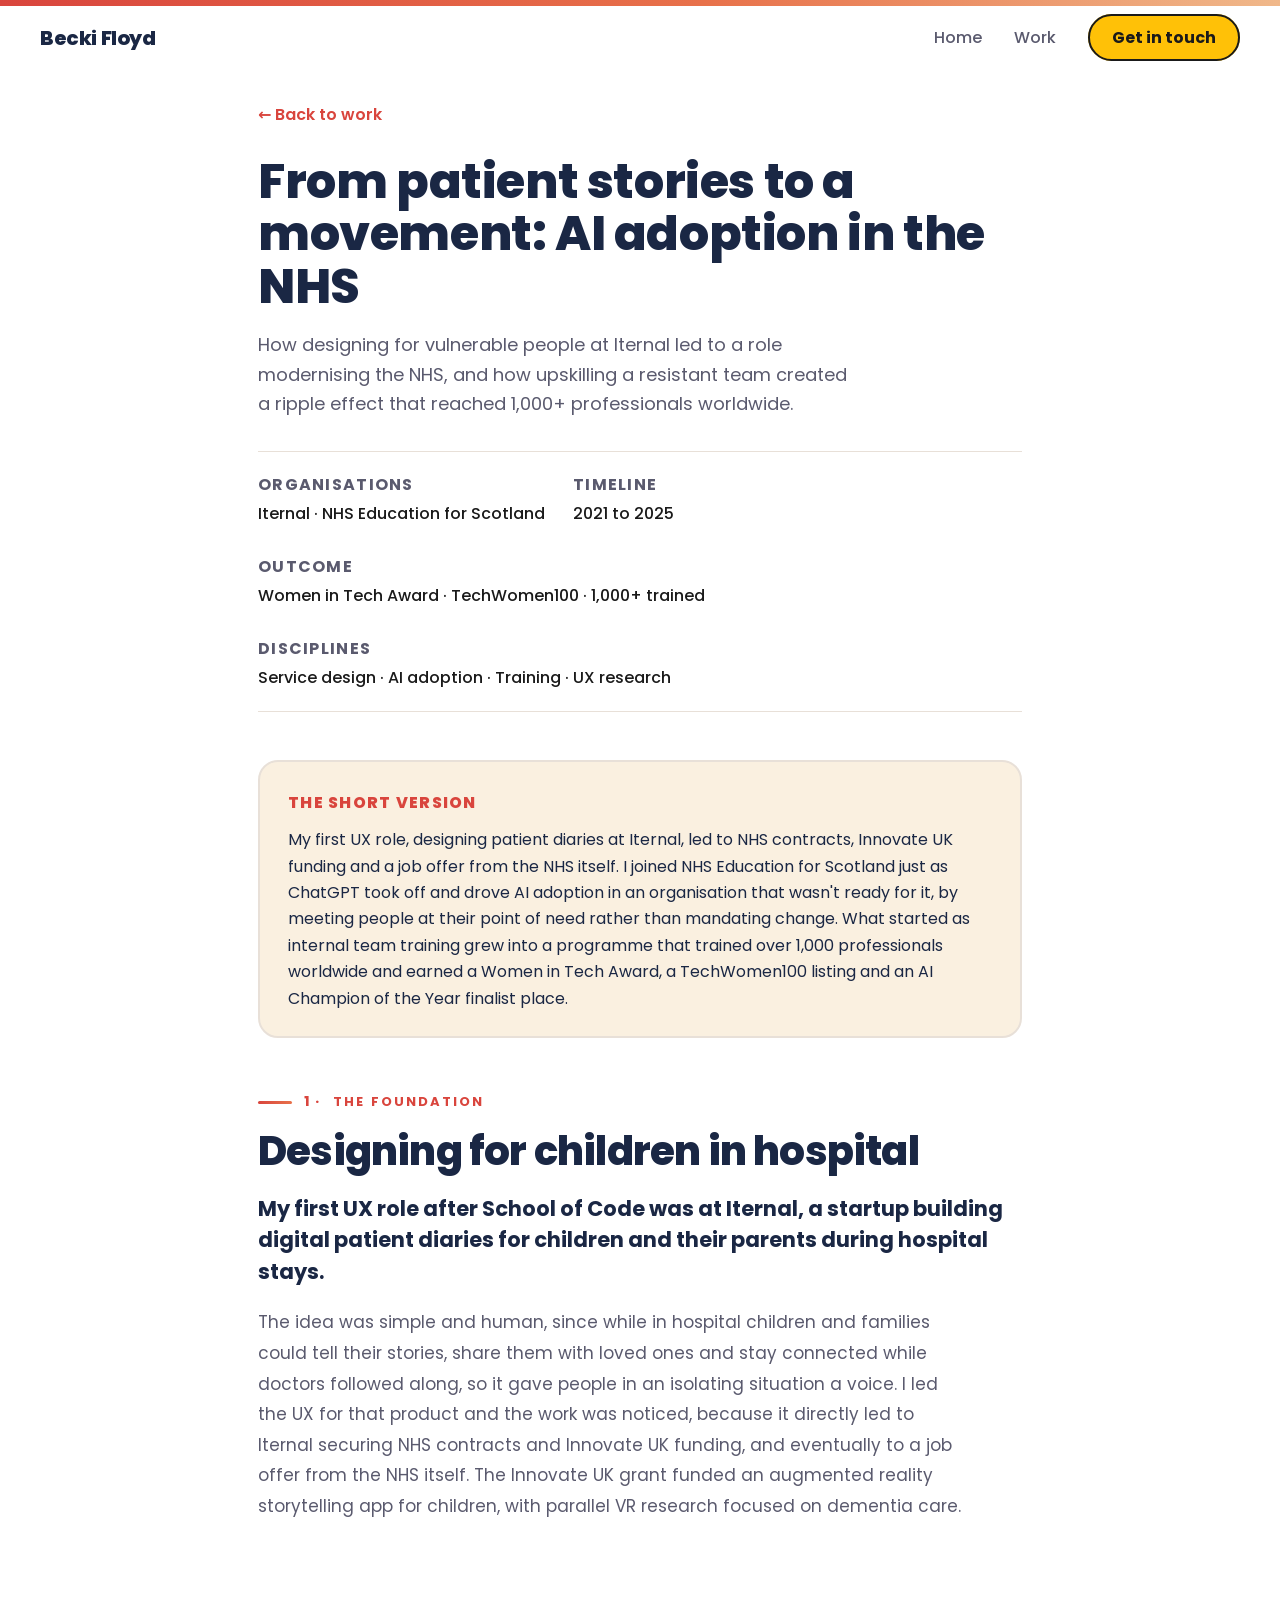
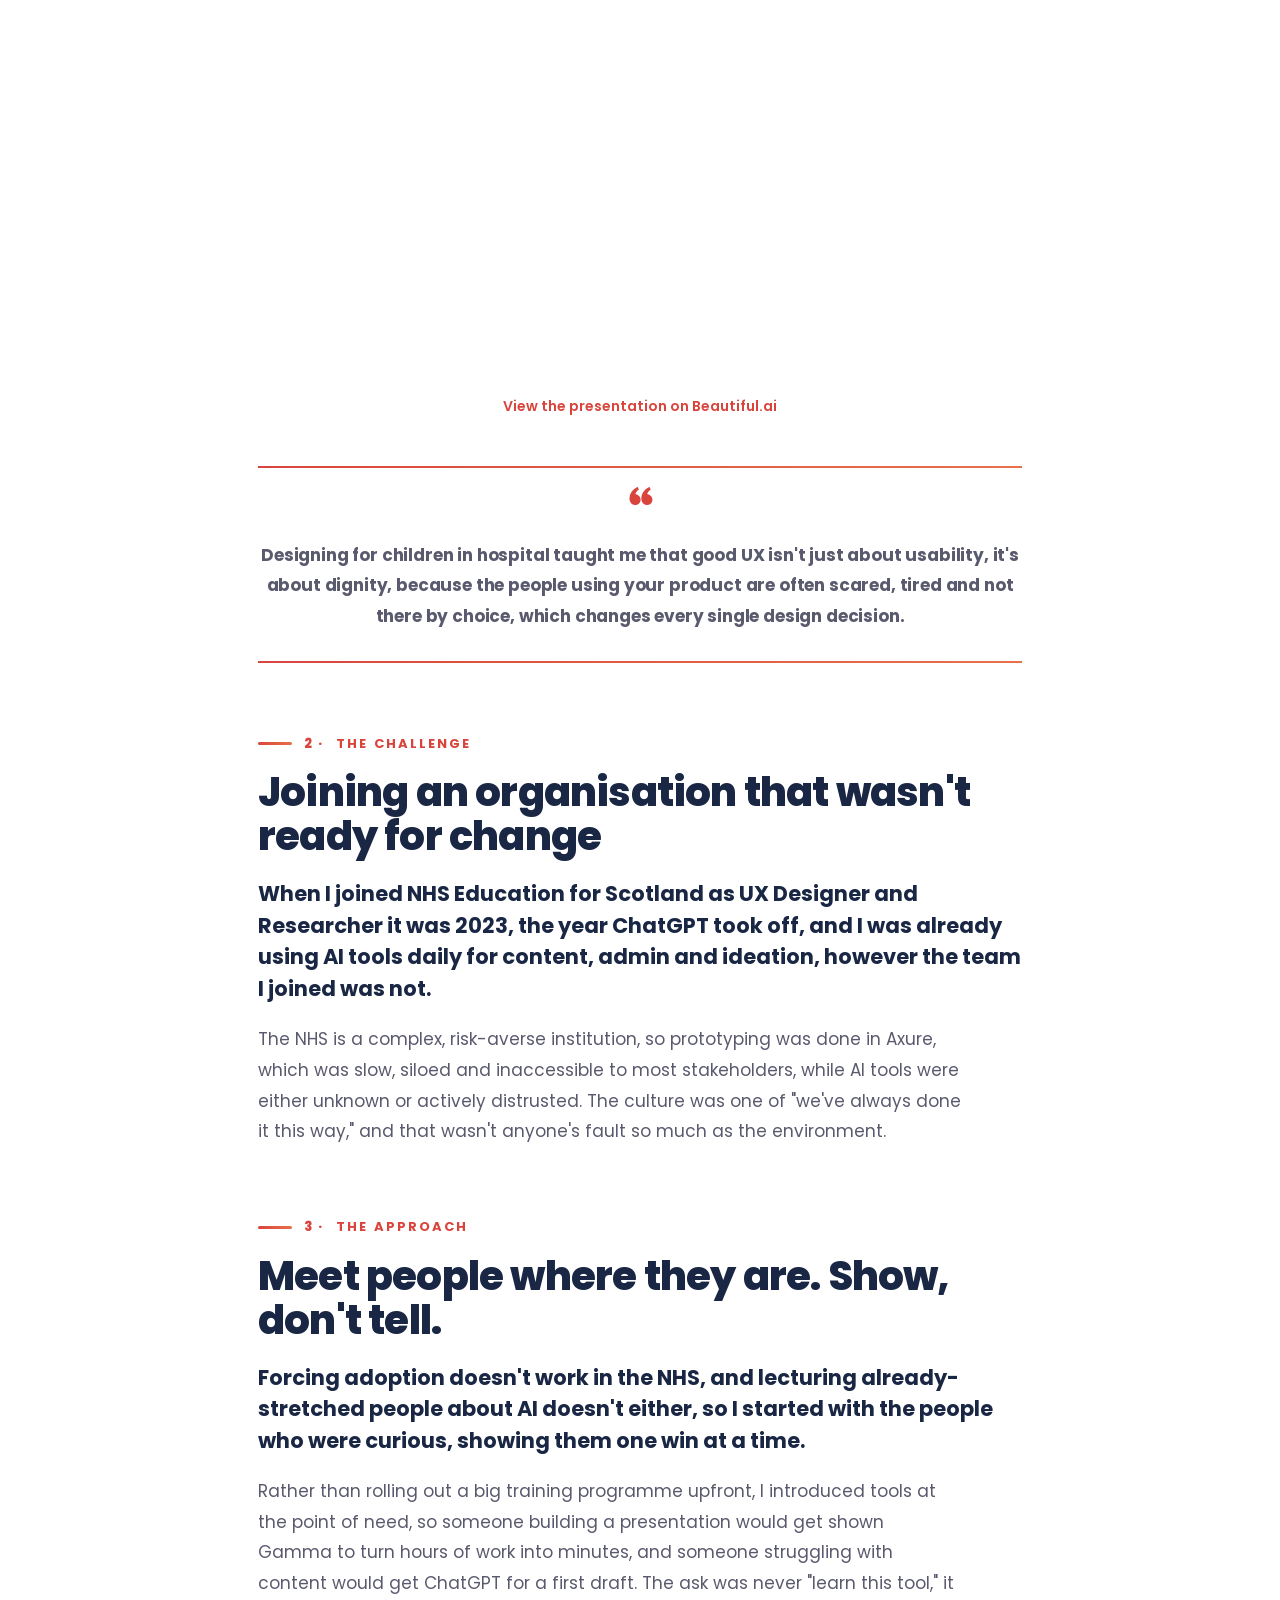
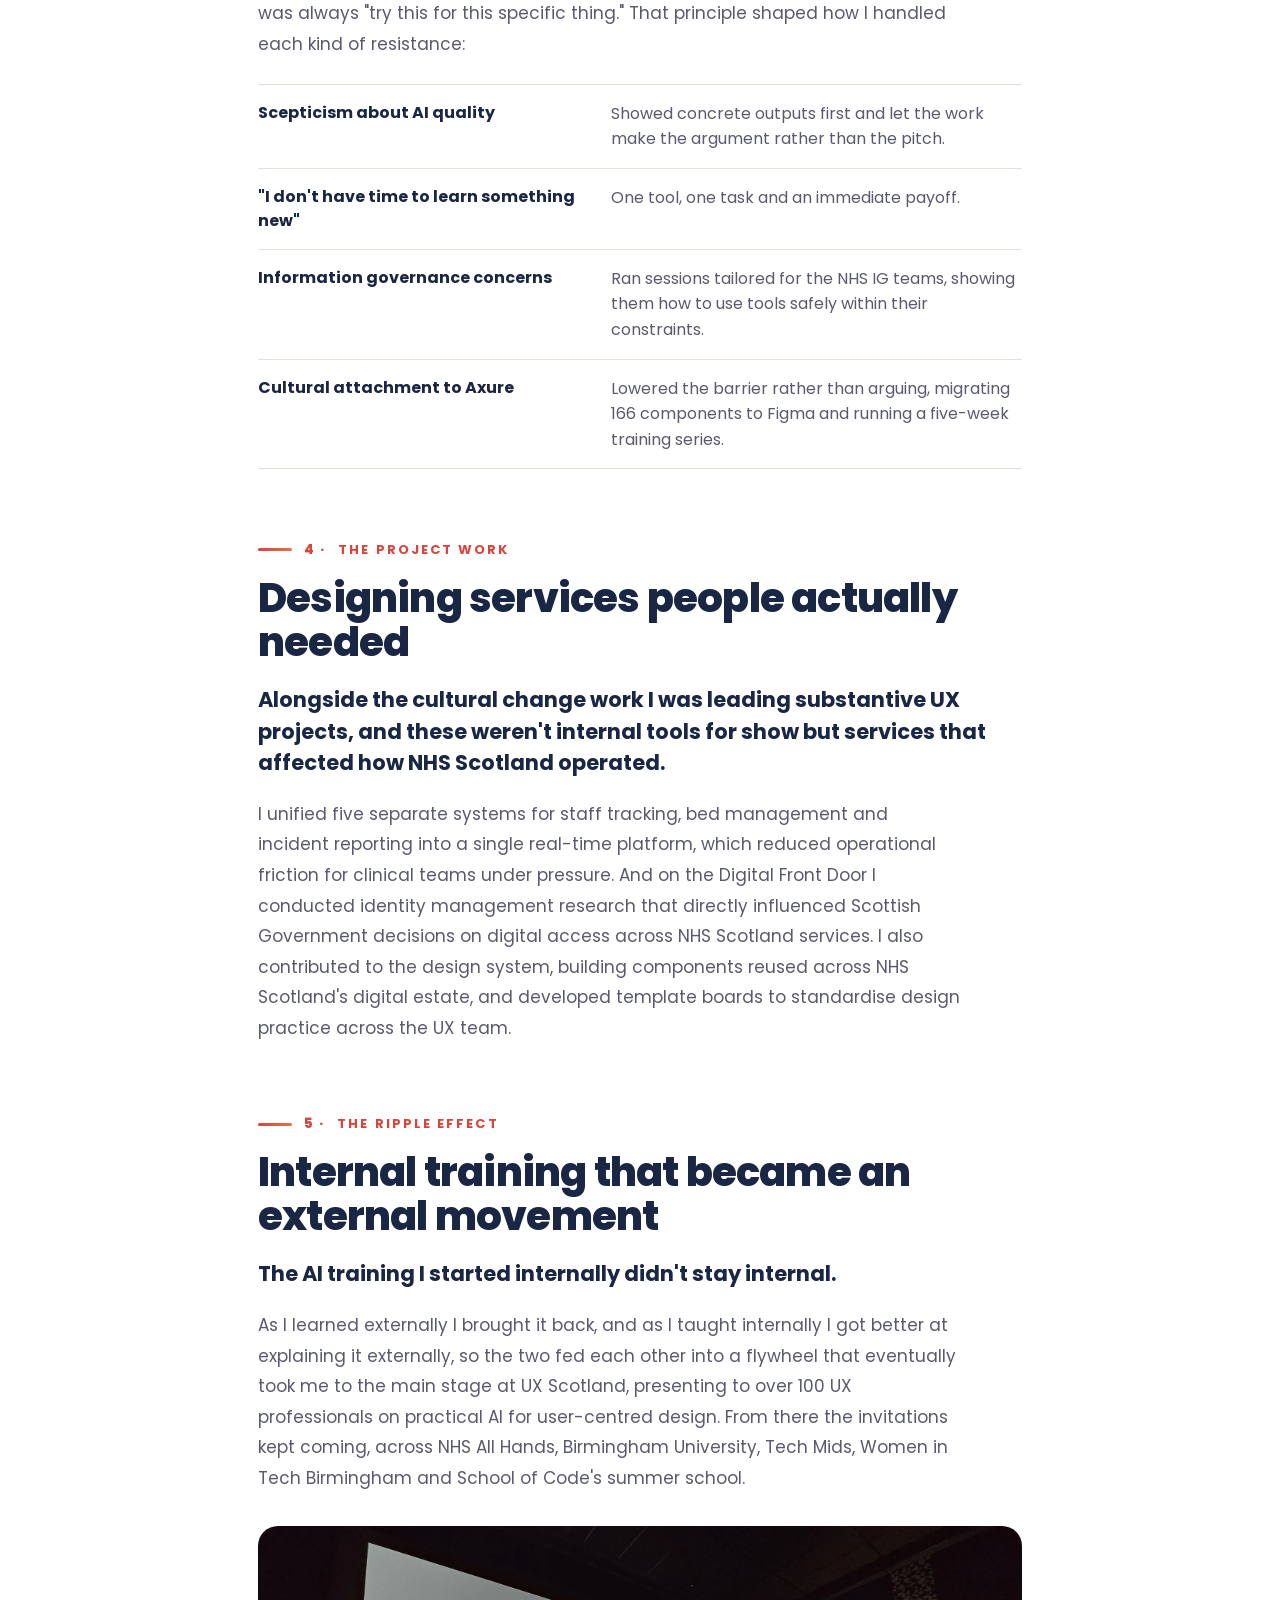
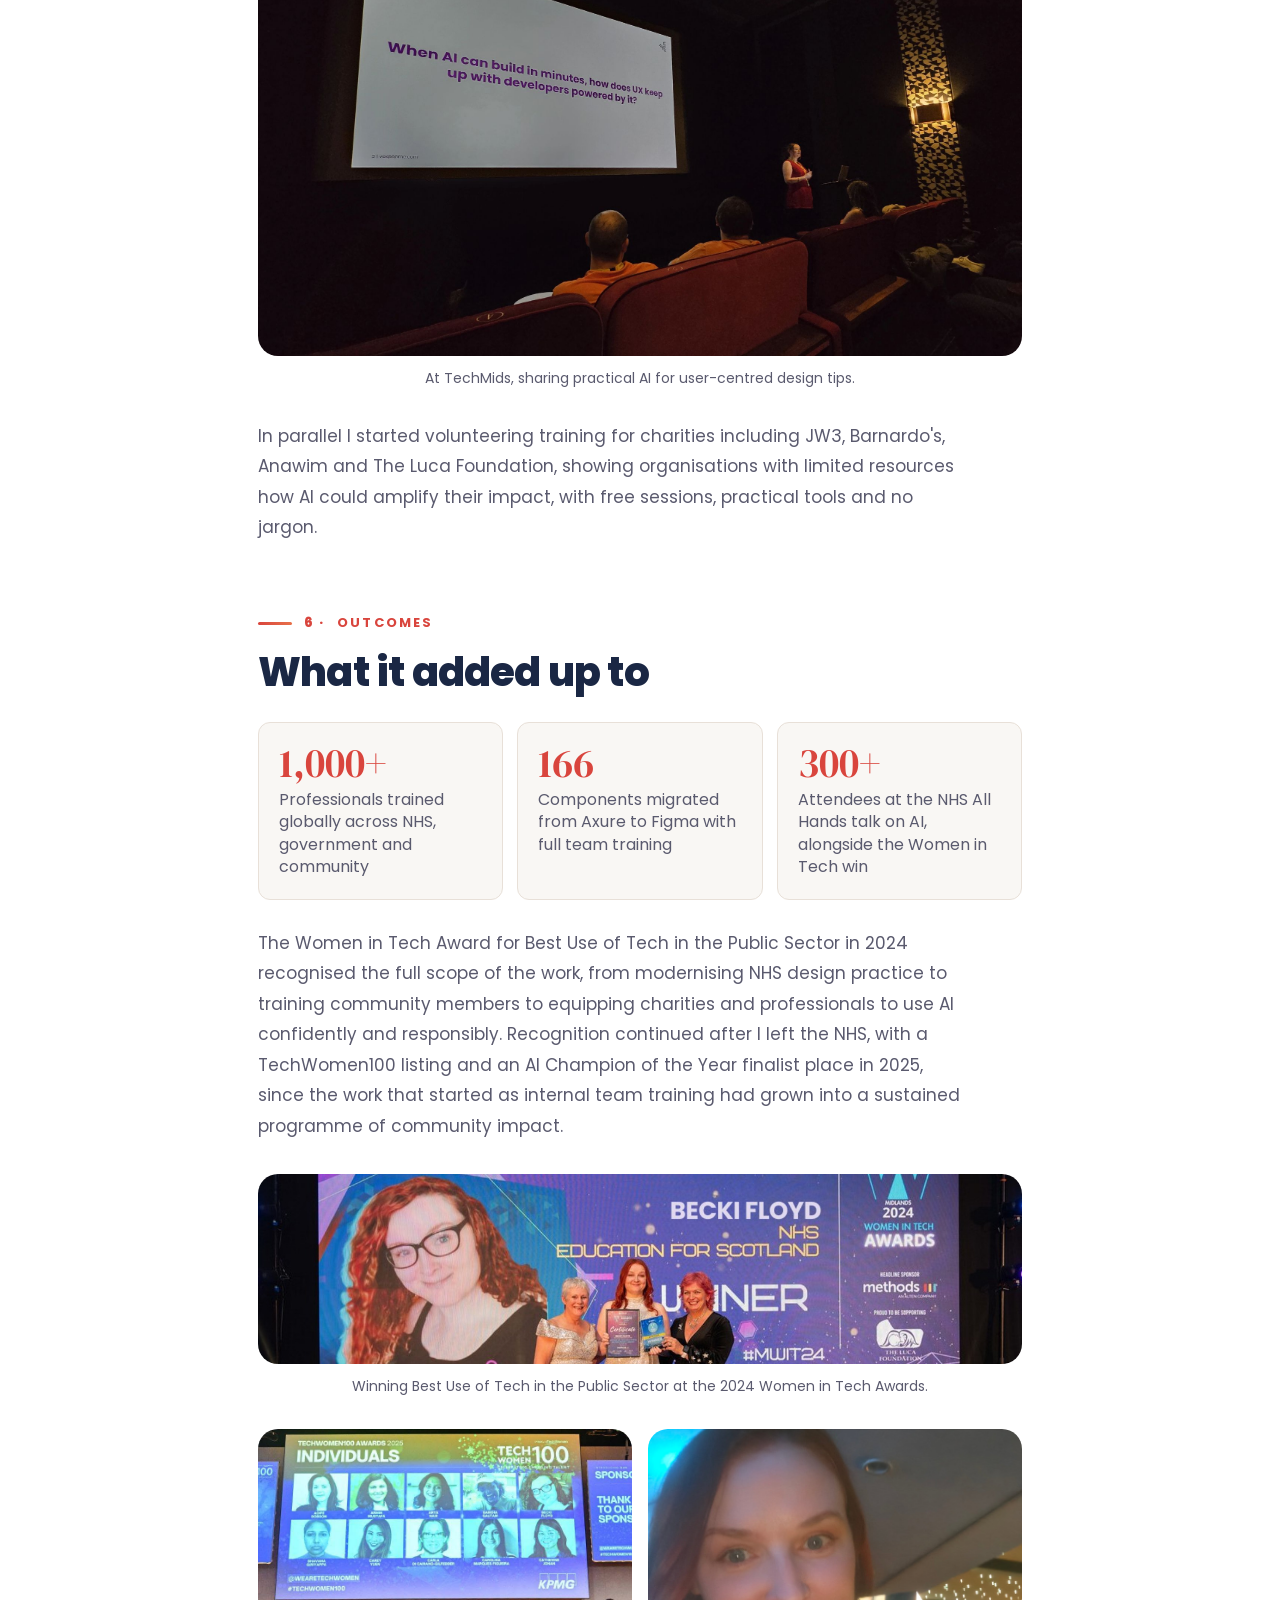
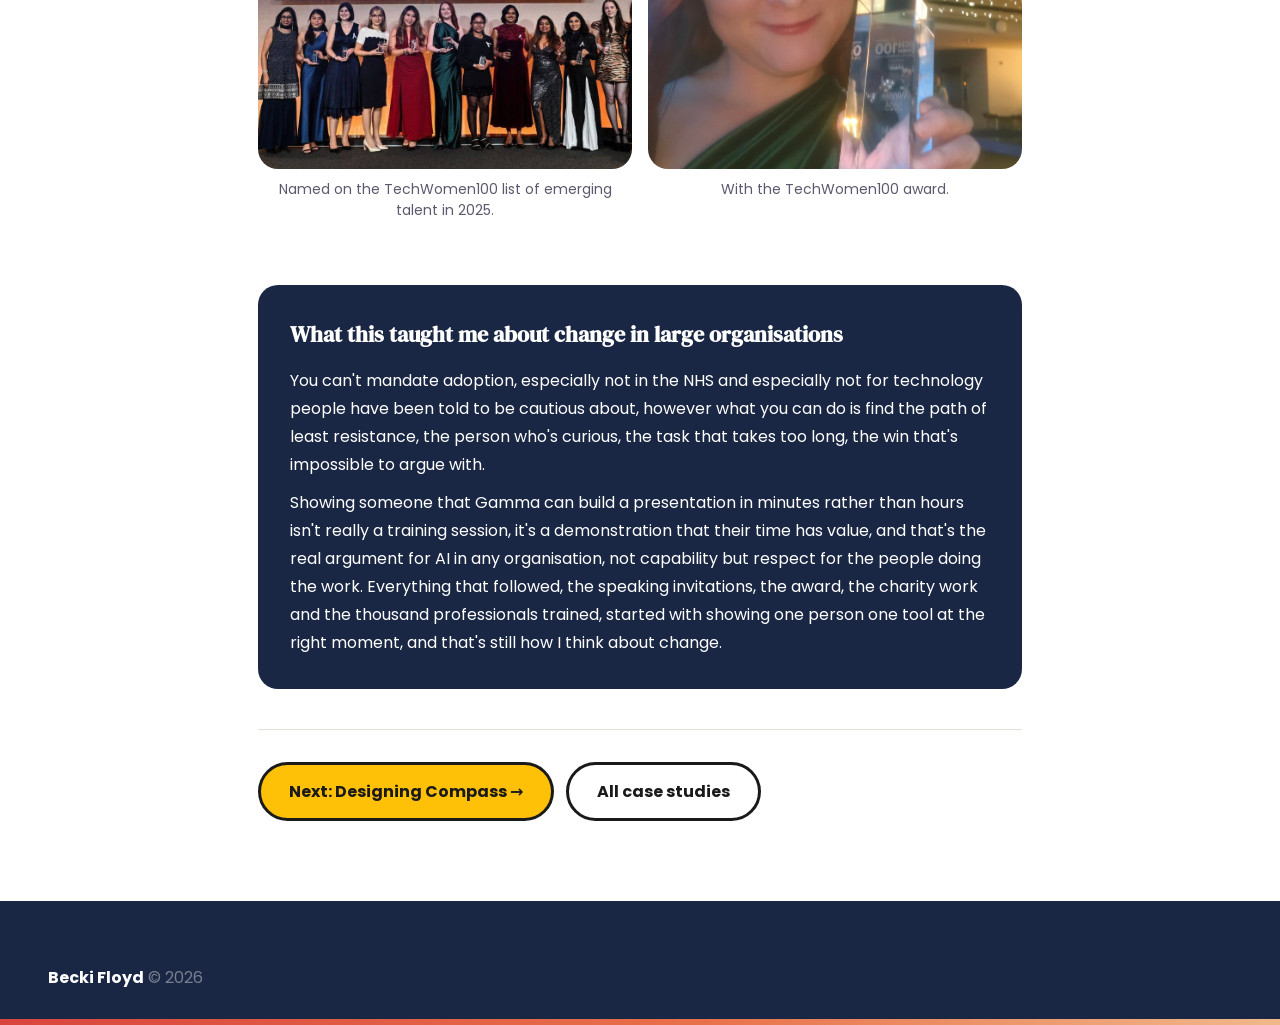
<file: nhs.html>
<!DOCTYPE html>
<html lang="en">
<head>
  <meta charset="UTF-8" />
  <meta name="viewport" content="width=device-width, initial-scale=1.0" />
  <title>AI adoption in the NHS – Case study | Becki Floyd</title>
  <meta name="description" content="How designing for vulnerable people at Iternal led to a role modernising the NHS, and how upskilling a resistant team created a ripple effect that reached 1,000+ professionals worldwide." />
  <link rel="preconnect" href="https://fonts.googleapis.com" />
  <link rel="preconnect" href="https://fonts.gstatic.com" crossorigin />
  <link href="https://fonts.googleapis.com/css2?family=Poppins:wght@400;500;600;700;800&family=DM+Serif+Display&display=swap" rel="stylesheet" />
  <link rel="stylesheet" href="style.css?v=2" />
  <link rel="stylesheet" href="case-study.css?v=6" />
</head>
<body>

<div class="cs-bar"></div>

<nav id="nav">
  <a href="/" class="nav-logo">Becki Floyd</a>
  <ul class="nav-links">
    <li><a href="/">Home</a></li>
    <li><a href="/#work">Work</a></li>
    <li><a href="/#contact" class="nav-cta">Get in touch</a></li>
  </ul>
  <button class="nav-toggle" aria-label="Open menu" aria-expanded="false">
    <span></span><span></span><span></span>
  </button>
</nav>

<article class="case-study">
  <header class="cs-header">
    <a href="/#work" class="cs-back">&larr; Back to work</a>
    <h1>From patient stories to a movement: AI adoption in the NHS</h1>
    <p class="cs-subtitle">How designing for vulnerable people at Iternal led to a role modernising the NHS, and how upskilling a resistant team created a ripple effect that reached 1,000+ professionals worldwide.</p>
  </header>

  <div class="cs-meta">
    <div class="cs-meta-item">
      <div class="cs-meta-label">Organisations</div>
      <div class="cs-meta-value">Iternal &middot; NHS Education for Scotland</div>
    </div>
    <div class="cs-meta-item">
      <div class="cs-meta-label">Timeline</div>
      <div class="cs-meta-value">2021 to 2025</div>
    </div>
    <div class="cs-meta-item">
      <div class="cs-meta-label">Outcome</div>
      <div class="cs-meta-value">Women in Tech Award &middot; TechWomen100 &middot; 1,000+ trained</div>
    </div>
    <div class="cs-meta-item">
      <div class="cs-meta-label">Disciplines</div>
      <div class="cs-meta-value">Service design &middot; AI adoption &middot; Training &middot; UX research</div>
    </div>
  </div>

  <div class="cs-tldr reveal">
    <div class="cs-tldr-label">The short version</div>
    <p>My first UX role, designing patient diaries at Iternal, led to NHS contracts, Innovate UK funding and a job offer from the NHS itself. I joined NHS Education for Scotland just as ChatGPT took off and drove AI adoption in an organisation that wasn't ready for it, by meeting people at their point of need rather than mandating change. What started as internal team training grew into a programme that trained over 1,000 professionals worldwide and earned a Women in Tech Award, a TechWomen100 listing and an AI Champion of the Year finalist place.</p>
  </div>

  <div class="cs-content">

    <section class="cs-section reveal" id="foundation">
      <div class="cs-sec-label"><span class="cs-sec-num">1</span> The foundation</div>
      <h2>Designing for children in hospital</h2>
      <p class="cs-lead">My first UX role after School of Code was at Iternal, a startup building digital patient diaries for children and their parents during hospital stays.</p>
      <p>The idea was simple and human, since while in hospital children and families could tell their stories, share them with loved ones and stay connected while doctors followed along, so it gave people in an isolating situation a voice. I led the UX for that product and the work was noticed, because it directly led to Iternal securing NHS contracts and Innovate UK funding, and eventually to a job offer from the NHS itself. The Innovate UK grant funded an augmented reality storytelling app for children, with parallel VR research focused on dementia care.</p>

      <figure class="cs-embed">
        <div style="position:relative;width:100%;height:0;padding-bottom:56.25%;"><iframe allow="clipboard-write" allowfullscreen style="position:absolute; width: 100%; height: 100%; border: 0;" src="https://www.beautiful.ai/embed/-Oy95gkHiJnr7f-j7obN?utm_source=beautiful_player&utm_medium=embed&utm_campaign=-N2qNa9cT0NJC2o3hmov"></iframe></div>
        <figcaption><a href="https://www.beautiful.ai/embed/-Oy95gkHiJnr7f-j7obN?utm_source=beautiful_player&utm_medium=embed&utm_campaign=-N2qNa9cT0NJC2o3hmov" target="_blank" rel="noopener">View the presentation on Beautiful.ai</a></figcaption>
      </figure>

      <p class="pull-quote">Designing for children in hospital taught me that good UX isn't just about usability, it's about dignity, because the people using your product are often scared, tired and not there by choice, which changes every single design decision.</p>
    </section>

    <section class="cs-section reveal" id="challenge">
      <div class="cs-sec-label"><span class="cs-sec-num">2</span> The challenge</div>
      <h2>Joining an organisation that wasn't ready for change</h2>
      <p class="cs-lead">When I joined NHS Education for Scotland as UX Designer and Researcher it was 2023, the year ChatGPT took off, and I was already using AI tools daily for content, admin and ideation, however the team I joined was not.</p>
      <p>The NHS is a complex, risk-averse institution, so prototyping was done in Axure, which was slow, siloed and inaccessible to most stakeholders, while AI tools were either unknown or actively distrusted. The culture was one of "we've always done it this way," and that wasn't anyone's fault so much as the environment.</p>
    </section>

    <section class="cs-section reveal" id="approach">
      <div class="cs-sec-label"><span class="cs-sec-num">3</span> The approach</div>
      <h2>Meet people where they are. Show, don't tell.</h2>
      <p class="cs-lead">Forcing adoption doesn't work in the NHS, and lecturing already-stretched people about AI doesn't either, so I started with the people who were curious, showing them one win at a time.</p>
      <p>Rather than rolling out a big training programme upfront, I introduced tools at the point of need, so someone building a presentation would get shown Gamma to turn hours of work into minutes, and someone struggling with content would get ChatGPT for a first draft. The ask was never "learn this tool," it was always "try this for this specific thing." That principle shaped how I handled each kind of resistance:</p>

      <div class="cs-rows">
        <div class="cs-row">
          <div class="cs-row-head">Scepticism about AI quality</div>
          <div class="cs-row-body">Showed concrete outputs first and let the work make the argument rather than the pitch.</div>
        </div>
        <div class="cs-row">
          <div class="cs-row-head">"I don't have time to learn something new"</div>
          <div class="cs-row-body">One tool, one task and an immediate payoff.</div>
        </div>
        <div class="cs-row">
          <div class="cs-row-head">Information governance concerns</div>
          <div class="cs-row-body">Ran sessions tailored for the NHS IG teams, showing them how to use tools safely within their constraints.</div>
        </div>
        <div class="cs-row">
          <div class="cs-row-head">Cultural attachment to Axure</div>
          <div class="cs-row-body">Lowered the barrier rather than arguing, migrating 166 components to Figma and running a five-week training series.</div>
        </div>
      </div>
    </section>

    <section class="cs-section reveal" id="work">
      <div class="cs-sec-label"><span class="cs-sec-num">4</span> The project work</div>
      <h2>Designing services people actually needed</h2>
      <p class="cs-lead">Alongside the cultural change work I was leading substantive UX projects, and these weren't internal tools for show but services that affected how NHS Scotland operated.</p>
      <p>I unified five separate systems for staff tracking, bed management and incident reporting into a single real-time platform, which reduced operational friction for clinical teams under pressure. And on the Digital Front Door I conducted identity management research that directly influenced Scottish Government decisions on digital access across NHS Scotland services. I also contributed to the design system, building components reused across NHS Scotland's digital estate, and developed template boards to standardise design practice across the UX team.</p>
    </section>

    <section class="cs-section reveal" id="ripple">
      <div class="cs-sec-label"><span class="cs-sec-num">5</span> The ripple effect</div>
      <h2>Internal training that became an external movement</h2>
      <p class="cs-lead">The AI training I started internally didn't stay internal.</p>
      <p>As I learned externally I brought it back, and as I taught internally I got better at explaining it externally, so the two fed each other into a flywheel that eventually took me to the main stage at UX Scotland, presenting to over 100 UX professionals on practical AI for user-centred design. From there the invitations kept coming, across NHS All Hands, Birmingham University, Tech Mids, Women in Tech Birmingham and School of Code's summer school.</p>

      <figure class="cs-photo">
        <img src="images/photo-stage.jpg" alt="Becki Floyd presenting on the main stage" loading="lazy" />
        <figcaption>At TechMids, sharing practical AI for user-centred design tips.</figcaption>
      </figure>

      <p>In parallel I started volunteering training for charities including JW3, Barnardo's, Anawim and The Luca Foundation, showing organisations with limited resources how AI could amplify their impact, with free sessions, practical tools and no jargon.</p>
    </section>

    <section class="cs-section reveal" id="outcomes">
      <div class="cs-sec-label"><span class="cs-sec-num">6</span> Outcomes</div>
      <h2>What it added up to</h2>

      <div class="outcome-row">
        <div class="outcome-stat">
          <div class="outcome-big">1,000+</div>
          <div class="outcome-label">Professionals trained globally across NHS, government and community</div>
        </div>
        <div class="outcome-stat">
          <div class="outcome-big">166</div>
          <div class="outcome-label">Components migrated from Axure to Figma with full team training</div>
        </div>
        <div class="outcome-stat">
          <div class="outcome-big">300+</div>
          <div class="outcome-label">Attendees at the NHS All Hands talk on AI, alongside the Women in Tech win</div>
        </div>
      </div>

      <p>The Women in Tech Award for Best Use of Tech in the Public Sector in 2024 recognised the full scope of the work, from modernising NHS design practice to training community members to equipping charities and professionals to use AI confidently and responsibly. Recognition continued after I left the NHS, with a TechWomen100 listing and an AI Champion of the Year finalist place in 2025, since the work that started as internal team training had grown into a sustained programme of community impact.</p>

      <figure class="cs-photo">
        <img src="images/winner.jpeg" alt="Becki Floyd on stage winning at the 2024 Midlands Women in Tech Awards" loading="lazy" />
        <figcaption>Winning Best Use of Tech in the Public Sector at the 2024 Women in Tech Awards.</figcaption>
      </figure>

      <div class="cs-photo-pair">
        <figure>
          <img src="images/tech100.jpg" alt="Becki Floyd named on the TechWomen100 list at the 2025 awards" loading="lazy" />
          <figcaption>Named on the TechWomen100 list of emerging talent in 2025.</figcaption>
        </figure>
        <figure>
          <img src="images/techwomen100.jpg" alt="Becki Floyd holding her TechWomen100 2025 award" loading="lazy" />
          <figcaption>With the TechWomen100 award.</figcaption>
        </figure>
      </div>
    </section>

    <div class="dark-box reveal">
      <h3>What this taught me about change in large organisations</h3>
      <p>You can't mandate adoption, especially not in the NHS and especially not for technology people have been told to be cautious about, however what you can do is find the path of least resistance, the person who's curious, the task that takes too long, the win that's impossible to argue with.</p>
      <p>Showing someone that Gamma can build a presentation in minutes rather than hours isn't really a training session, it's a demonstration that their time has value, and that's the real argument for AI in any organisation, not capability but respect for the people doing the work. Everything that followed, the speaking invitations, the award, the charity work and the thousand professionals trained, started with showing one person one tool at the right moment, and that's still how I think about change.</p>
    </div>

    <div class="cs-nav">
      <a href="compass.html" class="btn-primary">Next: Designing Compass &rarr;</a>
      <a href="/#work" class="btn-outline">All case studies</a>
    </div>

  </div>
</article>

<footer>
  <div class="footer-inner">
    <span class="footer-name">Becki Floyd</span>
    <span class="footer-copy">&copy; 2026</span>
  </div>
</footer>

<div class="cs-bar"></div>

<script src="main.js?v=2"></script>
</body>
</html>
</file>
<file: style.css>
/* ═══════════════════════════════════════════
   BECKI FLOYD PORTFOLIO
   Warm mosaic. Navy + coral. Bitmoji style.
   ═══════════════════════════════════════════ */

:root {
  --navy: #1a2744;
  --navy-light: #2a3a5c;
  --coral: #d9453d;
  --coral-dark: #b93a33;
  --orange: #e8714a;
  --peach: #f0b88a;
  --cream: #faf0e0;
  --warm-white: #fdf8f2;

  --dark: #1a1a1a;
  --text: #2d2d3a;
  --text-muted: #5a5a6e;
  --white: #ffffff;
  --off-white: #f9f7f4;
  --border: #e8e0d8;

  --radius: 12px;
  --radius-lg: 20px;
  --radius-pill: 100px;

  --font: 'Poppins', system-ui, -apple-system, sans-serif;
  --font-serif: 'DM Serif Display', Georgia, serif;
}

*, *::before, *::after { box-sizing: border-box; margin: 0; padding: 0; }

html {
  scroll-behavior: smooth;
  scroll-padding-top: 64px;
}

body {
  font-family: var(--font);
  color: var(--text);
  background: var(--white);
  line-height: 1.6;
  -webkit-font-smoothing: antialiased;
  overflow-x: hidden;
}

a { text-decoration: none; color: inherit; }

/* ── LINK STYLES ── */
.about a:not(.btn-primary):not(.btn-outline),
.speaking a:not(.btn-primary):not(.btn-outline),
.reviews a:not(.btn-primary):not(.btn-outline),
.about-cta a, .speaking-also a, .contact-link {
  color: var(--coral) !important;
  text-decoration: underline !important;
  text-underline-offset: 3px;
  transition: color 0.2s !important;
}

/* Hover on cream/white backgrounds → navy */
.about a:not(.btn-primary):not(.btn-outline):hover,
.speaking a:not(.btn-primary):not(.btn-outline):hover,
.reviews a:not(.btn-primary):not(.btn-outline):hover,
.about-cta a:hover, .speaking-also a:hover, .contact-link:hover {
  color: var(--navy) !important;
}

/* Hover on dark/navy backgrounds → blue */
.footer-link:hover, .awards-strip a:hover {
  color: #60a5fa !important;
}

/* Case study links on dark bg */
.case-link {
  color: var(--coral) !important;
  text-decoration: underline !important;
}
.case-card:hover .case-link { color: var(--navy) !important; }
img { max-width: 100%; display: block; }

/* ── MOSAIC PATTERN ── */
.mosaic-bg {
  position: relative;
  overflow: hidden;
}

.mosaic-bg::before {
  content: '';
  position: absolute;
  inset: 0;
  background:
    /* Row 1 */
    linear-gradient(90deg, #c0392b 0 60px, #e8714a 60px 120px, #f0b88a 120px 180px, #e8945a 180px 240px, #faf0e0 240px 300px, #e8714a 300px 360px, #c0392b 360px 420px, #f5deb3 420px 480px, #e8714a 480px 540px, #ffffff 540px 600px, #e8945a 600px 660px, #c0392b 660px 720px, #faf0e0 720px 780px, #e8714a 780px 840px, #f0b88a 840px 900px, #c0392b 900px 960px, #e8945a 960px 1020px, #faf0e0 1020px 1080px, #e8714a 1080px 1140px, #f5deb3 1140px 1200px, #c0392b 1200px 1260px, #ffffff 1260px 1320px, #e8945a 1320px 1380px, #e8714a 1380px 1440px, #c0392b 1440px) 0 0 / 1440px 60px no-repeat,
    /* Row 2 */
    linear-gradient(90deg, #e8945a 0 60px, #faf0e0 60px 120px, #c0392b 120px 180px, #ffffff 180px 240px, #e8714a 240px 300px, #f0b88a 300px 360px, #faf0e0 360px 420px, #c0392b 420px 480px, #e8945a 480px 540px, #f5deb3 540px 600px, #c0392b 600px 660px, #faf0e0 660px 720px, #e8714a 720px 780px, #ffffff 780px 840px, #e8945a 840px 900px, #f0b88a 900px 960px, #faf0e0 960px 1020px, #c0392b 1020px 1080px, #ffffff 1080px 1140px, #e8714a 1140px 1200px, #e8945a 1200px 1260px, #f0b88a 1260px 1320px, #c0392b 1320px 1380px, #faf0e0 1380px 1440px) 0 60px / 1440px 60px no-repeat,
    /* Row 3 */
    linear-gradient(90deg, #f0b88a 0 60px, #c0392b 60px 120px, #e8945a 120px 180px, #e8714a 180px 240px, #faf0e0 240px 300px, #ffffff 300px 360px, #c0392b 360px 420px, #e8714a 420px 480px, #f0b88a 480px 540px, #e8945a 540px 600px, #faf0e0 600px 660px, #e8714a 660px 720px, #c0392b 720px 780px, #f5deb3 780px 840px, #ffffff 840px 900px, #e8714a 900px 960px, #c0392b 960px 1020px, #e8945a 1020px 1080px, #faf0e0 1080px 1140px, #f0b88a 1140px 1200px, #ffffff 1200px 1260px, #c0392b 1260px 1320px, #e8714a 1320px 1380px, #e8945a 1380px 1440px) 0 120px / 1440px 60px no-repeat,
    /* Row 4 */
    linear-gradient(90deg, #faf0e0 0 60px, #e8714a 60px 120px, #ffffff 120px 180px, #c0392b 180px 240px, #e8945a 240px 300px, #f0b88a 300px 360px, #e8714a 360px 420px, #faf0e0 420px 480px, #c0392b 480px 540px, #ffffff 540px 600px, #e8714a 600px 660px, #e8945a 660px 720px, #f0b88a 720px 780px, #c0392b 780px 840px, #faf0e0 840px 900px, #f5deb3 900px 960px, #e8714a 960px 1020px, #ffffff 1020px 1080px, #c0392b 1080px 1140px, #e8945a 1140px 1200px, #faf0e0 1200px 1260px, #e8714a 1260px 1320px, #f0b88a 1320px 1380px, #ffffff 1380px 1440px) 0 180px / 1440px 60px no-repeat,
    /* Row 5 */
    linear-gradient(90deg, #e8714a 0 60px, #f5deb3 60px 120px, #e8945a 120px 180px, #faf0e0 180px 240px, #c0392b 240px 300px, #e8714a 300px 360px, #ffffff 360px 420px, #e8945a 420px 480px, #f0b88a 480px 540px, #c0392b 540px 600px, #faf0e0 600px 660px, #ffffff 660px 720px, #e8714a 720px 780px, #e8945a 780px 840px, #c0392b 840px 900px, #e8714a 900px 960px, #ffffff 960px 1020px, #f0b88a 1020px 1080px, #faf0e0 1080px 1140px, #c0392b 1140px 1200px, #e8714a 1200px 1260px, #e8945a 1260px 1320px, #ffffff 1320px 1380px, #f5deb3 1380px 1440px) 0 240px / 1440px 60px no-repeat,
    /* Row 6 */
    linear-gradient(90deg, #c0392b 0 60px, #e8945a 60px 120px, #f0b88a 120px 180px, #e8714a 180px 240px, #ffffff 240px 300px, #faf0e0 300px 360px, #e8945a 360px 420px, #c0392b 420px 480px, #e8714a 480px 540px, #f5deb3 540px 600px, #e8945a 600px 660px, #c0392b 660px 720px, #faf0e0 720px 780px, #f0b88a 780px 840px, #e8714a 840px 900px, #ffffff 900px 960px, #e8945a 960px 1020px, #c0392b 1020px 1080px, #e8714a 1080px 1140px, #faf0e0 1140px 1200px, #f5deb3 1200px 1260px, #e8945a 1260px 1320px, #c0392b 1320px 1380px, #e8714a 1380px 1440px) 0 300px / 1440px 60px no-repeat,
    /* Fill remaining */
    linear-gradient(180deg, #f0b88a, #faf0e0, #ffffff) 0 360px / 100% calc(100% - 360px) no-repeat;
  opacity: 0.92;
  z-index: 0;
}

.mosaic-bg::after {
  content: '';
  position: absolute;
  inset: 0;
  background:
    linear-gradient(to right, transparent 30%, rgba(255,255,255,0.4) 60%, rgba(255,255,255,0.95) 85%, #fff 100%),
    linear-gradient(to top, rgba(255,255,255,0.7) 0%, transparent 40%);
  z-index: 0;
}

.mosaic-bg > * { position: relative; z-index: 1; }

/* Subtle mosaic accent for section dividers */
.mosaic-divider {
  height: 6px;
  background: linear-gradient(90deg, #c0392b 0%, #e8714a 25%, #f0b88a 50%, #e8945a 75%, #c0392b 100%);
  background-size: 60px 6px;
}

/* ── SECTION LABEL ── */
.section-label {
  font-size: 16px;
  font-weight: 700;
  text-transform: uppercase;
  letter-spacing: 0.12em;
  color: var(--coral);
  margin-bottom: 12px;
}

.accent-bar {
  display: block;
  width: 48px;
  height: 4px;
  background: linear-gradient(90deg, var(--coral), var(--orange));
  border-radius: 2px;
  margin-bottom: 16px;
}

/* ── BUTTONS ── */
.btn-primary {
  display: inline-flex;
  align-items: center;
  gap: 8px;
  background: #FFC107;
  color: #1a1a1a;
  padding: 14px 28px;
  border-radius: var(--radius-pill);
  font-size: 16px;
  font-weight: 700;
  font-family: var(--font);
  border: 3px solid #1a1a1a;
  cursor: pointer;
  transition: all 0.25s ease;
}

.btn-primary:hover {
  cursor: url("data:image/svg+xml,%3Csvg xmlns='http://www.w3.org/2000/svg' width='56' height='64' viewBox='0 0 56 64'%3E%3C!-- sparkles left --%3E%3Cline x1='3' y1='16' x2='10' y2='19' stroke='%231a1a1a' stroke-width='2.5' stroke-linecap='round'/%3E%3Cline x1='2' y1='26' x2='10' y2='26' stroke='%231a1a1a' stroke-width='2.5' stroke-linecap='round'/%3E%3Cline x1='3' y1='36' x2='10' y2='33' stroke='%231a1a1a' stroke-width='2.5' stroke-linecap='round'/%3E%3Ccircle cx='7' cy='10' r='2' fill='%231a1a1a'/%3E%3C!-- sparkles right --%3E%3Cline x1='42' y1='16' x2='49' y2='13' stroke='%231a1a1a' stroke-width='2.5' stroke-linecap='round'/%3E%3Cline x1='44' y1='26' x2='52' y2='26' stroke='%231a1a1a' stroke-width='2.5' stroke-linecap='round'/%3E%3Cline x1='42' y1='36' x2='49' y2='39' stroke='%231a1a1a' stroke-width='2.5' stroke-linecap='round'/%3E%3Ccircle cx='46' cy='10' r='2' fill='%231a1a1a'/%3E%3C!-- cursor pointer with tail --%3E%3Cpath d='M22 4l0 36 5.5-5.5 4.5 10 4-2-4.5-10 7.5-1.5z' fill='white' stroke='%231a1a1a' stroke-width='2.5' stroke-linejoin='round'/%3E%3C/svg%3E") 22 4, pointer;
}

.btn-primary:hover {
  background: #ffcd38;
  transform: translateY(-2px);
  box-shadow: 0 4px 12px rgba(0,0,0,0.12);
}

.btn-outline {
  display: inline-flex;
  align-items: center;
  gap: 8px;
  background: var(--white);
  color: #1a1a1a;
  padding: 14px 28px;
  border-radius: var(--radius-pill);
  font-size: 16px;
  font-weight: 700;
  border: 3px solid #1a1a1a;
  cursor: pointer;
  transition: all 0.25s ease;
}

.btn-outline:hover {
  background: #FFC107;
  transform: translateY(-2px);
  box-shadow: 0 4px 12px rgba(0,0,0,0.12);
  cursor: url("data:image/svg+xml,%3Csvg xmlns='http://www.w3.org/2000/svg' width='56' height='64' viewBox='0 0 56 64'%3E%3C!-- sparkles left --%3E%3Cline x1='3' y1='16' x2='10' y2='19' stroke='%231a1a1a' stroke-width='2.5' stroke-linecap='round'/%3E%3Cline x1='2' y1='26' x2='10' y2='26' stroke='%231a1a1a' stroke-width='2.5' stroke-linecap='round'/%3E%3Cline x1='3' y1='36' x2='10' y2='33' stroke='%231a1a1a' stroke-width='2.5' stroke-linecap='round'/%3E%3Ccircle cx='7' cy='10' r='2' fill='%231a1a1a'/%3E%3C!-- sparkles right --%3E%3Cline x1='42' y1='16' x2='49' y2='13' stroke='%231a1a1a' stroke-width='2.5' stroke-linecap='round'/%3E%3Cline x1='44' y1='26' x2='52' y2='26' stroke='%231a1a1a' stroke-width='2.5' stroke-linecap='round'/%3E%3Cline x1='42' y1='36' x2='49' y2='39' stroke='%231a1a1a' stroke-width='2.5' stroke-linecap='round'/%3E%3Ccircle cx='46' cy='10' r='2' fill='%231a1a1a'/%3E%3C!-- cursor pointer with tail --%3E%3Cpath d='M22 4l0 36 5.5-5.5 4.5 10 4-2-4.5-10 7.5-1.5z' fill='white' stroke='%231a1a1a' stroke-width='2.5' stroke-linejoin='round'/%3E%3C/svg%3E") 22 4, pointer;
}

.btn-outline:hover {
  background: #FFC107;
  transform: translateY(-2px);
  box-shadow: 0 4px 12px rgba(0,0,0,0.12);
}

/* ── NAV ── */
nav {
  display: flex;
  align-items: center;
  justify-content: space-between;
  padding: 16px max(24px, calc((100% - 1200px) / 2));
  position: sticky;
  top: 0;
  background: rgba(255,255,255,0.95);
  backdrop-filter: blur(12px);
  -webkit-backdrop-filter: blur(12px);
  z-index: 100;
}

.nav-logo {
  font-weight: 800;
  font-size: 20px;
  color: var(--navy);
  letter-spacing: -0.02em;
}

.nav-links {
  display: flex;
  align-items: center;
  gap: 32px;
  list-style: none;
  font-size: 16px;
  font-weight: 500;
}

.nav-links a { color: var(--text-muted); transition: color 0.2s; }
.nav-links a:hover { color: var(--navy); }

.nav-cta {
  background: #FFC107 !important;
  color: #1a1a1a !important;
  padding: 10px 22px !important;
  border-radius: var(--radius-pill) !important;
  font-weight: 700 !important;
  border: 2.5px solid #1a1a1a !important;
}
.nav-cta:hover {
  background: #ffcd38 !important;
  cursor: url("data:image/svg+xml,%3Csvg xmlns='http://www.w3.org/2000/svg' width='56' height='64' viewBox='0 0 56 64'%3E%3Cline x1='3' y1='16' x2='10' y2='19' stroke='%231a1a1a' stroke-width='2.5' stroke-linecap='round'/%3E%3Cline x1='2' y1='26' x2='10' y2='26' stroke='%231a1a1a' stroke-width='2.5' stroke-linecap='round'/%3E%3Cline x1='3' y1='36' x2='10' y2='33' stroke='%231a1a1a' stroke-width='2.5' stroke-linecap='round'/%3E%3Ccircle cx='7' cy='10' r='2' fill='%231a1a1a'/%3E%3Cline x1='42' y1='16' x2='49' y2='13' stroke='%231a1a1a' stroke-width='2.5' stroke-linecap='round'/%3E%3Cline x1='44' y1='26' x2='52' y2='26' stroke='%231a1a1a' stroke-width='2.5' stroke-linecap='round'/%3E%3Cline x1='42' y1='36' x2='49' y2='39' stroke='%231a1a1a' stroke-width='2.5' stroke-linecap='round'/%3E%3Ccircle cx='46' cy='10' r='2' fill='%231a1a1a'/%3E%3Cpath d='M22 4l0 36 5.5-5.5 4.5 10 4-2-4.5-10 7.5-1.5z' fill='white' stroke='%231a1a1a' stroke-width='2.5' stroke-linejoin='round'/%3E%3C/svg%3E") 22 4, pointer;
}

.nav-toggle {
  display: none; flex-direction: column; gap: 5px;
  background: none; border: none; cursor: pointer; padding: 4px;
}
.nav-toggle span {
  display: block; width: 22px; height: 2px;
  background: var(--navy); border-radius: 2px; transition: all 0.3s;
}
.nav-toggle.active span:nth-child(1) { transform: rotate(45deg) translate(5px, 5px); }
.nav-toggle.active span:nth-child(2) { opacity: 0; }
.nav-toggle.active span:nth-child(3) { transform: rotate(-45deg) translate(5px, -5px); }

/* ── MOBILE MENU ── */
.mobile-menu {
  display: none; position: fixed; inset: 0;
  background: var(--white); z-index: 99;
  padding: 90px 32px 48px;
  opacity: 0; pointer-events: none; transition: opacity 0.3s;
}
.mobile-menu.open { opacity: 1; pointer-events: all; }
.mobile-menu ul { list-style: none; display: flex; flex-direction: column; gap: 4px; }
.mobile-menu a {
  display: block; font-size: 28px; font-weight: 700;
  color: var(--navy); padding: 12px 0;
  border-bottom: 1px solid var(--border);
}

/* ══ HERO — Bitmoji left edge-to-edge with mosaic, text right ══ */
.hero {
  padding: 0;
  background: var(--white);
}

.hero-inner {
  max-width: 1200px;
  margin: 0 auto;
  display: grid;
  grid-template-columns: 55% 45%;
  min-height: 480px;
}

.hero-image {
  position: relative;
}

.hero-image .hero-image-wrapper {
  width: 100%;
  height: 100%;
  min-height: 480px;
  overflow: hidden;
  display: flex;
  align-items: flex-end;
  justify-content: flex-start;
}

.hero-image-wrapper img {
  max-width: 420px;
  height: auto;
  object-fit: contain;
  object-position: bottom left;
  position: relative;
  z-index: 1;
  margin-left: -20px;
  margin-bottom: -4px;
}

.hero-content {
  padding: 64px 48px 64px 56px;
  display: flex;
  flex-direction: column;
  justify-content: center;
}

.hero-eyebrow {
  font-size: 20px;
  font-weight: 700;
  font-style: italic;
  color: var(--coral);
  margin-bottom: 4px;
}

.hero-content h1 {
  font-family: var(--font);
  font-size: 72px;
  font-weight: 900;
  line-height: 0.95;
  letter-spacing: -0.02em;
  color: var(--navy);
  margin-bottom: 24px;
}

.hero-desc {
  font-size: 22px;
  font-weight: 500;
  color: var(--text);
  line-height: 1.55;
  margin-bottom: 40px;
}

.hero-cta {
  display: inline-block;
  margin-top: 8px;
  transition: transform 0.2s;
}

.hero-cta img {
  height: 64px;
  width: auto;
  filter: drop-shadow(0 2px 8px rgba(0,0,0,0.12));
}

.hero-cta:hover {
  transform: scale(1.06) translateY(-2px);
  cursor: url("data:image/svg+xml,%3Csvg xmlns='http://www.w3.org/2000/svg' width='56' height='64' viewBox='0 0 56 64'%3E%3Cline x1='3' y1='16' x2='10' y2='19' stroke='%231a1a1a' stroke-width='2.5' stroke-linecap='round'/%3E%3Cline x1='2' y1='26' x2='10' y2='26' stroke='%231a1a1a' stroke-width='2.5' stroke-linecap='round'/%3E%3Cline x1='3' y1='36' x2='10' y2='33' stroke='%231a1a1a' stroke-width='2.5' stroke-linecap='round'/%3E%3Ccircle cx='7' cy='10' r='2' fill='%231a1a1a'/%3E%3Cline x1='42' y1='16' x2='49' y2='13' stroke='%231a1a1a' stroke-width='2.5' stroke-linecap='round'/%3E%3Cline x1='44' y1='26' x2='52' y2='26' stroke='%231a1a1a' stroke-width='2.5' stroke-linecap='round'/%3E%3Cline x1='42' y1='36' x2='49' y2='39' stroke='%231a1a1a' stroke-width='2.5' stroke-linecap='round'/%3E%3Ccircle cx='46' cy='10' r='2' fill='%231a1a1a'/%3E%3Cpath d='M22 4l0 36 5.5-5.5 4.5 10 4-2-4.5-10 7.5-1.5z' fill='white' stroke='%231a1a1a' stroke-width='2.5' stroke-linejoin='round'/%3E%3C/svg%3E") 22 4, pointer;
}

/* keep for other pages */
.hero-badges { display: flex; flex-wrap: wrap; gap: 8px; margin-bottom: 20px; }
.badge { font-size: 16px; font-weight: 500; color: var(--text-muted); }
.badge::after { content: '·'; margin-left: 8px; color: var(--border); }
.badge:last-child::after { content: ''; margin: 0; }
.hero-sub { font-size: 18px; color: var(--text-muted); line-height: 1.7; margin-bottom: 32px; }
.hero-buttons { display: flex; gap: 12px; flex-wrap: wrap; }
.hero .btn-primary { align-self: flex-start; }

/* ══ ABOUT ══ */
.about {
  padding: 80px 48px;
  background: var(--white);
}

.about-inner {
  max-width: 1200px;
  margin: 0 auto;
}

.about-top {
  margin-bottom: 24px;
}

.about-content {
  max-width: 720px;
}

.about-content p {
  font-size: 19px;
  color: var(--text);
  line-height: 1.8;
  margin-bottom: 20px;
}

.about-content p:last-child { margin-bottom: 0; }

.about-cta {
  font-weight: 600;
}

.about-cta a {
  color: var(--coral);
  text-decoration: underline;
  text-underline-offset: 3px;
  transition: color 0.2s;
}

.about-cta a:hover {
  color: var(--coral-dark);
}

.about-main {
  display: grid;
  grid-template-columns: 1fr auto;
  gap: 48px;
  align-items: start;
}

.about-highlights {
  display: grid;
  grid-template-columns: repeat(4, 1fr);
  gap: 24px;
  margin-top: 48px;
  padding-top: 40px;
  border-top: 2px solid var(--border);
}

.highlight strong {
  display: block;
  font-size: 18px;
  font-weight: 700;
  color: var(--navy);
  margin-bottom: 4px;
}

.highlight span {
  font-size: 16px;
  color: var(--text-muted);
  line-height: 1.5;
}

.about-award-image {
  width: 440px;
  flex-shrink: 0;
}

.about-award-image img {
  width: 100%;
  border-radius: var(--radius-lg);
  transform: scaleX(-1);
}

/* ══ CASE STUDIES ══ */
.work {
  padding: 80px 48px;
  background: var(--off-white);
}

.work-inner {
  max-width: 1200px;
  margin: 0 auto;
}

.work-inner > .section-label { color: var(--coral); }

.work-inner h2 {
  font-size: 44px;
  font-weight: 800;
  color: var(--navy);
  margin-bottom: 48px;
}

.case-studies {
  display: flex;
  flex-direction: column;
  gap: 24px;
}

.case-card {
  display: grid;
  grid-template-columns: 1.2fr 1fr;
  background: var(--white);
  transition: all 0.3s;
  overflow: hidden;
  border-radius: var(--radius-lg);
  border: 2px solid var(--border);
}

.case-card .case-info { order: -1; }

.case-card:hover {
  border-color: var(--coral);
  transform: translateY(-3px);
  box-shadow: 0 12px 32px rgba(0,0,0,0.08);
}

.case-image { overflow: hidden; background: var(--cream); }
.case-image img {
  width: 100%; height: 100%; object-fit: cover; min-height: 280px;
  transition: transform 0.4s;
}
.case-card:hover .case-image img { transform: scale(1.03); }

.case-info {
  padding: 36px 32px;
  display: flex; flex-direction: column; justify-content: center;
}

.case-tags { display: flex; flex-wrap: wrap; gap: 8px; margin-bottom: 16px; }
.case-tags span {
  font-size: 16px; font-weight: 600;
  text-transform: uppercase; letter-spacing: 0.06em;
  color: var(--coral);
}
.case-tags span::after { content: '/'; margin-left: 8px; color: var(--border); }
.case-tags span:last-child::after { content: ''; }

.case-info h3 {
  font-size: 24px; font-weight: 800;
  color: var(--navy); margin-bottom: 10px; line-height: 1.2;
}

.case-info p {
  font-size: 16px; color: var(--text-muted);
  line-height: 1.7; margin-bottom: 20px;
}

.case-link {
  display: inline-flex; align-items: center; gap: 4px;
  font-size: 16px; font-weight: 700; color: var(--coral);
  transition: gap 0.2s;
}
.case-link::after { content: '→'; transition: margin-left 0.2s; }
.case-card:hover .case-link { gap: 8px; }

.case-card:hover {
  cursor: url("data:image/svg+xml,%3Csvg xmlns='http://www.w3.org/2000/svg' width='56' height='64' viewBox='0 0 56 64'%3E%3Cline x1='3' y1='16' x2='10' y2='19' stroke='%231a1a1a' stroke-width='2.5' stroke-linecap='round'/%3E%3Cline x1='2' y1='26' x2='10' y2='26' stroke='%231a1a1a' stroke-width='2.5' stroke-linecap='round'/%3E%3Cline x1='3' y1='36' x2='10' y2='33' stroke='%231a1a1a' stroke-width='2.5' stroke-linecap='round'/%3E%3Ccircle cx='7' cy='10' r='2' fill='%231a1a1a'/%3E%3Cline x1='42' y1='16' x2='49' y2='13' stroke='%231a1a1a' stroke-width='2.5' stroke-linecap='round'/%3E%3Cline x1='44' y1='26' x2='52' y2='26' stroke='%231a1a1a' stroke-width='2.5' stroke-linecap='round'/%3E%3Cline x1='42' y1='36' x2='49' y2='39' stroke='%231a1a1a' stroke-width='2.5' stroke-linecap='round'/%3E%3Ccircle cx='46' cy='10' r='2' fill='%231a1a1a'/%3E%3Cpath d='M22 4l0 36 5.5-5.5 4.5 10 4-2-4.5-10 7.5-1.5z' fill='white' stroke='%231a1a1a' stroke-width='2.5' stroke-linejoin='round'/%3E%3C/svg%3E") 22 4, pointer;
}

.about-cta a:hover,
.contact-link:hover,
.speaking-also a:hover {
  cursor: url("data:image/svg+xml,%3Csvg xmlns='http://www.w3.org/2000/svg' width='56' height='64' viewBox='0 0 56 64'%3E%3Cline x1='3' y1='16' x2='10' y2='19' stroke='%231a1a1a' stroke-width='2.5' stroke-linecap='round'/%3E%3Cline x1='2' y1='26' x2='10' y2='26' stroke='%231a1a1a' stroke-width='2.5' stroke-linecap='round'/%3E%3Cline x1='3' y1='36' x2='10' y2='33' stroke='%231a1a1a' stroke-width='2.5' stroke-linecap='round'/%3E%3Ccircle cx='7' cy='10' r='2' fill='%231a1a1a'/%3E%3Cline x1='42' y1='16' x2='49' y2='13' stroke='%231a1a1a' stroke-width='2.5' stroke-linecap='round'/%3E%3Cline x1='44' y1='26' x2='52' y2='26' stroke='%231a1a1a' stroke-width='2.5' stroke-linecap='round'/%3E%3Cline x1='42' y1='36' x2='49' y2='39' stroke='%231a1a1a' stroke-width='2.5' stroke-linecap='round'/%3E%3Ccircle cx='46' cy='10' r='2' fill='%231a1a1a'/%3E%3Cpath d='M22 4l0 36 5.5-5.5 4.5 10 4-2-4.5-10 7.5-1.5z' fill='white' stroke='%231a1a1a' stroke-width='2.5' stroke-linejoin='round'/%3E%3C/svg%3E") 22 4, pointer;
}

/* ══ BUILT FOR BARTER ══ */
.builds {
  padding: 80px 48px;
  background: var(--cream);
}

.builds-inner {
  max-width: 1200px;
  margin: 0 auto;
}

.builds-inner > .section-label { color: var(--coral); }

.builds-inner h2 {
  font-size: 44px;
  font-weight: 800;
  color: var(--navy);
  margin-bottom: 16px;
}

.builds-intro {
  font-size: 18px;
  color: var(--text-muted);
  line-height: 1.7;
  max-width: 640px;
  margin-bottom: 44px;
}

.builds-grid {
  display: grid;
  grid-template-columns: repeat(2, 1fr);
  gap: 28px;
}

.build-card {
  display: flex;
  flex-direction: column;
  background: var(--white);
  border: 2px solid var(--border);
  border-radius: var(--radius-lg);
  overflow: hidden;
  transition: all 0.3s;
  color: inherit;
}

.build-card:hover {
  border-color: var(--coral);
  transform: translateY(-3px);
  box-shadow: 0 12px 32px rgba(0,0,0,0.08);
  cursor: url("data:image/svg+xml,%3Csvg xmlns='http://www.w3.org/2000/svg' width='56' height='64' viewBox='0 0 56 64'%3E%3Cline x1='3' y1='16' x2='10' y2='19' stroke='%231a1a1a' stroke-width='2.5' stroke-linecap='round'/%3E%3Cline x1='2' y1='26' x2='10' y2='26' stroke='%231a1a1a' stroke-width='2.5' stroke-linecap='round'/%3E%3Cline x1='3' y1='36' x2='10' y2='33' stroke='%231a1a1a' stroke-width='2.5' stroke-linecap='round'/%3E%3Ccircle cx='7' cy='10' r='2' fill='%231a1a1a'/%3E%3Cline x1='42' y1='16' x2='49' y2='13' stroke='%231a1a1a' stroke-width='2.5' stroke-linecap='round'/%3E%3Cline x1='44' y1='26' x2='52' y2='26' stroke='%231a1a1a' stroke-width='2.5' stroke-linecap='round'/%3E%3Cline x1='42' y1='36' x2='49' y2='39' stroke='%231a1a1a' stroke-width='2.5' stroke-linecap='round'/%3E%3Ccircle cx='46' cy='10' r='2' fill='%231a1a1a'/%3E%3Cpath d='M22 4l0 36 5.5-5.5 4.5 10 4-2-4.5-10 7.5-1.5z' fill='white' stroke='%231a1a1a' stroke-width='2.5' stroke-linejoin='round'/%3E%3C/svg%3E") 22 4, pointer;
}

/* Monitor mockup — full screenshot in a black frame */
.build-monitor {
  display: flex;
  flex-direction: column;
  align-items: center;
  margin: 18px 0 24px;
}
.build-screen {
  width: 100%;
  background: #141414;
  border-radius: 12px;
  padding: 10px;
  box-shadow: 0 12px 26px rgba(0,0,0,0.20);
  transition: transform 0.3s;
}
.build-screen img {
  width: 100%;
  display: block;
  aspect-ratio: 16 / 10;
  object-fit: contain;
  background: #000;
  border-radius: 4px;
}
.build-stand-neck {
  width: 56px;
  height: 14px;
  background: #141414;
}
.build-stand-base {
  width: 122px;
  height: 8px;
  background: #141414;
  border-radius: 0 0 5px 5px;
}
.build-card:hover .build-screen { transform: translateY(-2px); }

.build-info {
  padding: 30px 32px 28px;
  display: flex;
  flex-direction: column;
  flex: 1;
}

/* Eyebrow labels */
.build-trade-label,
.build-built-label {
  font-size: 12px;
  font-weight: 700;
  text-transform: uppercase;
  letter-spacing: 0.1em;
  line-height: 1.2;
}
.build-trade-label { color: var(--coral); margin-bottom: 8px; }

/* What she got — the emphasis */
.build-trade-value {
  font-size: 20px;
  font-weight: 700;
  color: var(--navy);
  line-height: 1.4;
  margin-bottom: 2px;
}

.build-built-label {
  color: var(--text-muted);
  margin-bottom: 8px;
}

.build-info h3 {
  font-size: 23px;
  font-weight: 800;
  color: var(--navy);
  line-height: 1.25;
  margin-bottom: 12px;
}

.build-desc {
  font-size: 15px;
  color: var(--text-muted);
  line-height: 1.75;
  margin-bottom: 22px;
}

.build-link {
  font-size: 15px;
  font-weight: 700;
  color: var(--coral);
  transition: color 0.2s;
  margin-top: auto;
  align-self: flex-start;
}
.build-card:hover .build-link { color: var(--navy); }

.build-card--locked { outline: none; }
.build-card--locked:focus-visible { border-color: var(--coral); }

@media (max-width: 720px) {
  .builds-grid { grid-template-columns: 1fr; }
  .build-shot { height: 190px; }
}

/* ══ MODAL ══ */
.modal-overlay {
  position: fixed;
  inset: 0;
  z-index: 200;
  display: flex;
  align-items: center;
  justify-content: center;
  padding: 24px;
  background: rgba(26, 39, 68, 0.55);
  backdrop-filter: blur(4px);
  -webkit-backdrop-filter: blur(4px);
  opacity: 0;
  pointer-events: none;
  transition: opacity 0.25s;
}
.modal-overlay.open { opacity: 1; pointer-events: auto; }

.modal {
  position: relative;
  background: var(--white);
  border-radius: var(--radius-lg);
  padding: 44px 38px 38px;
  max-width: 440px;
  width: 100%;
  text-align: center;
  box-shadow: 0 24px 60px rgba(0,0,0,0.28);
  transform: translateY(12px) scale(0.98);
  transition: transform 0.25s;
}
.modal-overlay.open .modal { transform: none; }

.modal-spark { font-size: 40px; margin-bottom: 6px; }
.modal h3 { font-size: 24px; font-weight: 800; color: var(--navy); margin-bottom: 12px; }
.modal p { font-size: 15px; color: var(--text-muted); line-height: 1.65; margin-bottom: 26px; }
.modal .btn-primary { text-decoration: none; }

.modal-close {
  position: absolute;
  top: 14px;
  right: 16px;
  background: none;
  border: none;
  font-size: 28px;
  line-height: 1;
  color: var(--text-muted);
  cursor: pointer;
  padding: 2px 8px;
  border-radius: 8px;
  transition: color 0.2s;
}
.modal-close:hover { color: var(--navy); }

/* ══ SPEAKING — clean list ══ */
.speaking {
  padding: 80px 48px;
  background: var(--warm-white);
}

.speaking-inner {
  max-width: 1200px;
  margin: 0 auto;
}

.speaking-inner h2 {
  font-size: 36px;
  font-weight: 800;
  color: var(--navy);
  margin-bottom: 40px;
  max-width: 560px;
  line-height: 1.25;
}

.speaking-grid {
  display: flex;
  flex-direction: column;
  border-top: 2px solid var(--border);
  margin-bottom: 32px;
}

.talk-card {
  display: grid;
  grid-template-columns: 180px 1fr auto;
  gap: 24px; align-items: baseline;
  padding: 18px 0;
  border-bottom: 1px solid var(--border);
  transition: background 0.2s;
}


.talk-venue { font-size: 16px; font-weight: 700; color: var(--coral); }
.talk-card h3 { font-size: 16px; font-weight: 500; color: var(--text); line-height: 1.4; }
.talk-card p { display: none; }
.talk-date { font-size: 16px; font-weight: 500; color: var(--text-muted); white-space: nowrap; }

.speaking-also p { font-size: 16px; color: var(--text-muted); line-height: 1.7; }
.speaking-also strong { color: var(--navy); }

/* ══ AWARDS STRIP ══ */
.awards-strip {
  padding: 48px 48px;
  background: var(--navy);
  color: var(--white);
}

.awards-strip-heading {
  max-width: 1200px;
  margin: 0 auto 32px;
}

.awards-strip-heading h2 {
  font-size: 36px;
  font-weight: 800;
  color: var(--white);
}

.awards-strip-inner {
  max-width: 1200px;
  margin: 0 auto;
  display: grid;
  grid-template-columns: auto 1fr;
  gap: 32px;
}

.awards-image {
  display: flex;
  align-items: center;
}

.awards-image img {
  width: 360px;
  height: auto;
  transform: scaleX(-1);
}

.awards-grid-2col {
  display: grid;
  grid-template-columns: 1fr 1fr;
  gap: 28px 40px;
}

.awards-col {
  display: flex;
  flex-direction: column;
  gap: 32px;
}

.awards-sep {
  display: flex;
  align-items: center;
  justify-content: center;
  font-size: 32px;
  padding: 0 12px;
}

.award-emoji {
  font-size: 36px;
  line-height: 1;
  margin-top: 12px;
}

.award-badge {
  display: inline-block;
  font-size: 32px;
  font-weight: 800;
  color: var(--coral);
  line-height: 1;
  margin-bottom: 10px;
}

.awards-strip-item strong {
  display: block;
  font-size: 18px;
  font-weight: 700;
  color: var(--white);
  margin-bottom: 6px;
}

.awards-strip-item span {
  font-size: 16px;
  color: rgba(255,255,255,0.6);
  line-height: 1.5;
}

@media (max-width: 768px) {
  .awards-strip-inner { grid-template-columns: 1fr; gap: 24px; }
  .awards-image { justify-content: center; }
  .awards-image img { width: 180px; }
}

@media (max-width: 480px) {
  .awards-strip-inner { grid-template-columns: 1fr; }
  .awards-grid-2col { grid-template-columns: 1fr; }
}

/* ══ AWARDS (legacy) ══ */
.awards {
  padding: 56px 48px;
  background: var(--cream);
}

.awards-inner { max-width: 1200px; margin: 0 auto; }
.awards-inner > .section-label { color: var(--coral); }

.awards-inner h2 {
  font-size: 36px; font-weight: 800; color: var(--navy); margin-bottom: 36px;
}

.awards-grid {
  display: grid;
  grid-template-columns: repeat(4, 1fr);
  gap: 0;
  border-top: 2px solid var(--border);
}

.award-card {
  padding: 24px 20px 24px 0;
  border-bottom: 1px solid var(--border);
  border-right: 1px solid var(--border);
}
.award-card:nth-child(4n) { border-right: none; }

.award-year {
  font-size: 32px; font-weight: 800;
  color: var(--coral); margin-bottom: 8px; line-height: 1;
}

.award-card h3 { font-size: 16px; font-weight: 600; color: var(--navy); margin-bottom: 4px; }
.award-card p { font-size: 16px; color: var(--text-muted); line-height: 1.5; }

/* ══ REVIEWS ══ */
.reviews {
  padding: 80px 48px;
  background: var(--off-white);
}

.reviews-inner { max-width: 1200px; margin: 0 auto; }

.reviews-inner h2 {
  font-size: 36px; font-weight: 800;
  color: var(--navy); margin-bottom: 40px;
}

/* ══ INFINITE SCROLL REVIEWS ══ */
.marquee-wrapper {
  overflow: hidden;
  padding: 0 0 20px;
  mask-image: linear-gradient(90deg, transparent 0%, black 5%, black 95%, transparent 100%);
  -webkit-mask-image: linear-gradient(90deg, transparent 0%, black 5%, black 95%, transparent 100%);
}

.marquee-track {
  display: flex;
  gap: 20px;
  animation: marquee-scroll 120s linear infinite;
  width: max-content;
}

.marquee-track:hover {
  animation-play-state: paused;
}

@keyframes marquee-scroll {
  0% { transform: translateX(0); }
  100% { transform: translateX(-50%); }
}

.review-card {
  background: var(--white);
  border-radius: var(--radius-lg);
  padding: 28px 24px;
  display: flex;
  flex-direction: column;
  border: 1px solid var(--border);
  min-width: 360px;
  max-width: 360px;
  flex-shrink: 0;
}

.review-card blockquote {
  flex: 1;
  margin-bottom: 20px;
  font-size: 16px;
  color: var(--text);
  line-height: 1.75;
}

.reviewer {
  display: flex;
  align-items: center;
  gap: 12px;
  padding-top: 16px;
  border-top: 1px solid var(--border);
}

.reviewer-avatar {
  width: 40px;
  height: 40px;
  border-radius: 50%;
  background: var(--coral);
  color: var(--white);
  display: flex;
  align-items: center;
  justify-content: center;
  font-size: 16px;
  font-weight: 700;
  flex-shrink: 0;
}

.reviewer-info strong {
  display: block;
  font-size: 16px;
  font-weight: 700;
  color: var(--navy);
}

.reviewer-info span {
  font-size: 16px;
  color: var(--text-muted);
}

@media (max-width: 768px) {
  .review-card { min-width: 300px; max-width: 300px; }
}

/* ══ CONTACT ══ */
.contact {
  padding: 80px 48px;
  background: var(--white);
}

.contact-inner {
  max-width: 1200px; margin: 0 auto;
  display: grid; grid-template-columns: 1fr 1fr; gap: 64px;
  align-items: start;
}

.contact-text h2 {
  font-size: 44px; font-weight: 800;
  color: var(--navy); line-height: 1.1; margin-bottom: 16px;
}

.contact-text p {
  font-size: 17px; color: var(--text-muted);
  line-height: 1.7; margin-bottom: 28px; max-width: 380px;
}

.contact-links { display: flex; flex-direction: column; gap: 12px; }
.contact-link {
  display: inline-flex; align-items: center; gap: 10px;
  font-size: 16px; font-weight: 600; color: var(--navy);
}
.contact-link:hover { color: var(--coral); }
.contact-link svg { flex-shrink: 0; }

.contact-right {
  display: flex;
  flex-direction: column;
  align-items: center;
  gap: 24px;
}

.contact-bitmoji {
  width: 280px;
  height: auto;
}

.contact-cta {
  display: flex;
  flex-direction: column;
  gap: 16px;
  align-items: flex-start;
}

.contact-form { display: flex; flex-direction: column; gap: 16px; }

.contact-form input,
.contact-form textarea {
  width: 100%; padding: 16px 0;
  border: none; border-bottom: 2px solid var(--border);
  border-radius: 0; font-size: 17px; font-family: var(--font);
  background: transparent; outline: none; color: var(--text);
  transition: border-color 0.25s;
}

.contact-form input::placeholder,
.contact-form textarea::placeholder { color: #bbb; }

.contact-form input:focus,
.contact-form textarea:focus { border-bottom-color: var(--coral); }

.contact-form textarea { resize: vertical; min-height: 100px; }
.contact-form .btn-primary { align-self: flex-start; margin-top: 8px; }

/* ══ FOOTER ══ */
footer {
  padding: 64px 48px 28px;
  background: var(--navy);
  color: var(--white);
}

.footer-contact {
  max-width: 1200px;
  margin: 0 auto 48px;
  display: grid;
  grid-template-columns: 1fr auto;
  gap: 48px;
  align-items: center;
}

.footer-contact-text h2 {
  font-size: 36px;
  font-weight: 800;
  color: var(--white);
  margin-bottom: 12px;
}

.footer-contact-text p {
  font-size: 17px;
  color: rgba(255,255,255,0.6);
  line-height: 1.7;
  margin-bottom: 24px;
  max-width: 420px;
}

.footer-links {
  display: flex;
  flex-direction: column;
  gap: 12px;
}

.footer-link {
  display: inline-flex;
  align-items: center;
  gap: 10px;
  font-size: 16px;
  font-weight: 600;
  color: rgba(255,255,255,0.8) !important;
  text-decoration: underline !important;
  text-underline-offset: 3px;
  transition: color 0.2s;
}

.footer-link:hover { color: #FFC107 !important; }
.footer-link svg { flex-shrink: 0; }

.footer-bitmoji img {
  width: 360px;
  height: auto;
}

.footer-bottom {
  max-width: 1200px;
  margin: 0 auto;
  padding-top: 24px;
  border-top: 1px solid rgba(255,255,255,0.1);
  display: flex;
  justify-content: space-between;
  align-items: center;
}

.footer-name { font-weight: 700; font-size: 16px; }
.footer-copy { font-size: 16px; opacity: 0.4; }

/* ══ RESPONSIVE ══ */
@media (max-width: 1024px) {
  .hero-inner { grid-template-columns: 1fr 1fr; }
  .hero-content h1 { font-size: 52px; }
  .hero-image .hero-image-wrapper { min-height: 400px; }
  .hero-content { padding: 40px 32px; }
  .hero-image-wrapper img { max-width: 340px; }
  .case-card { grid-template-columns: 1fr; }
  .case-card:nth-child(even) { direction: ltr; }
  .awards-grid { grid-template-columns: repeat(2, 1fr); }
  .talk-card { grid-template-columns: 140px 1fr auto; }
}

@media (max-width: 768px) {
  nav { padding: 14px 24px; }
  .nav-links { display: none; }
  .nav-toggle { display: flex; }
  .mobile-menu { display: block; }

  .hero-inner { grid-template-columns: 1fr; min-height: auto; }
  .hero-content h1 { font-size: 40px; }
  .hero-content { padding: 32px 24px; }
  .hero-image .hero-image-wrapper { min-height: 320px; }
  .hero-image-wrapper img { max-width: 280px; }

  .about, .speaking, .reviews, .contact, .builds { padding: 56px 24px; }
  .builds-inner h2 { font-size: 30px; }
  .about-content p { font-size: 17px; }
  .about-main { grid-template-columns: 1fr; }
  .about-award-image { width: 200px; justify-self: center; }
  .about-highlights { grid-template-columns: 1fr 1fr; }

  .work { padding: 56px 0; }
  .work-inner { padding: 0 24px; }
  .work-inner h2 { font-size: 30px; }

  .speaking-inner h2 { font-size: 26px; }
  .talk-card { grid-template-columns: 1fr; gap: 4px; }
  .talk-date { display: none; }

  .awards { padding: 40px 24px; }
  .awards-inner h2 { font-size: 28px; }
  .awards-grid { grid-template-columns: 1fr 1fr; }
  .award-card { border-right: none; }

  .reviews-inner h2 { font-size: 28px; }
  .reviews-grid { grid-template-columns: 1fr; }
  .reviews-scroll-wrapper { padding: 0 24px 16px; }
  .review-card { min-width: 280px; max-width: 280px; }

  footer { padding: 40px 24px 20px; }
  .footer-contact { grid-template-columns: 1fr; gap: 24px; }
  .footer-contact-text h2 { font-size: 28px; }
  .footer-bitmoji img { width: 180px; }
  .footer-bottom { flex-direction: column; gap: 6px; text-align: center; }
}

@media (max-width: 480px) {
  .hero-content h1 { font-size: 30px; }
  .awards-grid { grid-template-columns: 1fr; }
}
</file>
<file: case-study.css>
/* ── Case Study Pages ── */

/* Full-width brand gradient bar (top & bottom of page) */
.cs-bar {
  height: 6px;
  width: 100%;
  background: linear-gradient(90deg, var(--coral) 0%, var(--orange) 55%, var(--peach) 100%);
}

.case-study {
  max-width: 860px;
  margin: 0 auto;
  padding: 32px 48px 80px;
}

/* ── My process callout ── */
.cs-process {
  background: var(--off-white);
  border-left: 4px solid var(--coral);
  border-radius: 0 var(--radius) var(--radius) 0;
  padding: 22px 26px;
  margin: 0 0 48px;
}
.cs-process-label {
  font-size: 13px;
  font-weight: 700;
  letter-spacing: 0.1em;
  text-transform: uppercase;
  color: var(--coral);
  margin-bottom: 8px;
}
.cs-process p {
  font-size: 16px;
  line-height: 1.75;
  color: var(--text);
  margin: 0;
  max-width: 66ch;
}

.cs-back {
  display: inline-block;
  font-size: 16px;
  font-weight: 600;
  color: var(--coral);
  margin-bottom: 28px;
}
.cs-back:hover { text-decoration: underline; }

/* ── Header ── */
.cs-header { margin-bottom: 0; }

.cs-eyebrow {
  display: inline-flex;
  align-items: center;
  gap: 6px;
  background: var(--off-white);
  border: 1px solid var(--border);
  border-radius: var(--radius-pill);
  font-size: 16px;
  font-weight: 600;
  padding: 5px 14px;
  color: var(--text-muted);
  margin-bottom: 20px;
}

.cs-dot {
  width: 6px;
  height: 6px;
  border-radius: 50%;
  background: var(--coral);
}

.cs-header h1 {
  font-family: var(--font);
  font-size: clamp(32px, 5vw, 48px);
  font-weight: 800;
  color: var(--navy);
  line-height: 1.1;
  letter-spacing: -0.4px;
  margin-bottom: 16px;
}

.cs-subtitle {
  font-size: 18px;
  color: var(--text-muted);
  line-height: 1.65;
  max-width: 600px;
  margin-bottom: 32px;
}

/* ── Jump Nav ── */
.cs-jump-nav {
  display: flex;
  flex-wrap: wrap;
  gap: 8px;
  margin-bottom: 32px;
}

.cs-jump-nav a {
  font-size: 16px;
  font-weight: 600;
  color: var(--text-muted);
  padding: 6px 16px;
  border: 2px solid var(--border);
  border-radius: var(--radius-pill);
  transition: all 0.2s;
}

.cs-jump-nav a:hover {
  border-color: var(--coral);
  color: var(--coral);
}

/* ── TL;DR Card ── */
.cs-tldr {
  background: var(--cream);
  border: 2px solid var(--border);
  border-radius: var(--radius-lg);
  padding: 28px 28px 24px;
  margin-bottom: 48px;
}

.cs-tldr-label {
  font-size: 16px;
  font-weight: 800;
  text-transform: uppercase;
  letter-spacing: 0.08em;
  color: var(--coral);
  margin-bottom: 12px;
}

.cs-tldr p {
  font-size: 16px;
  color: var(--navy);
  line-height: 1.65;
  margin-bottom: 12px;
}
.cs-tldr p:last-child { margin-bottom: 0; }

.cs-tldr ul {
  list-style: none;
  padding: 0;
  display: flex;
  flex-direction: column;
  gap: 8px;
}

.cs-tldr ul li {
  font-size: 16px;
  font-weight: 500;
  color: var(--navy);
  line-height: 1.5;
  padding-left: 20px;
  position: relative;
}

.cs-tldr ul li::before {
  content: '';
  position: absolute;
  left: 0;
  top: 9px;
  width: 8px;
  height: 8px;
  background: var(--coral);
  border-radius: 50%;
}

/* ── Meta ── */
.cs-meta {
  display: flex;
  flex-wrap: wrap;
  gap: 28px;
  padding: 20px 0;
  border-top: 1px solid var(--border);
  border-bottom: 1px solid var(--border);
  margin-bottom: 48px;
}

.cs-meta-label {
  font-size: 16px;
  font-weight: 700;
  letter-spacing: 0.08em;
  text-transform: uppercase;
  color: var(--text-muted);
  margin-bottom: 3px;
}

.cs-meta-value {
  font-size: 16px;
  font-weight: 500;
  color: var(--dark);
}

/* ── Sections ── */
.cs-section {
  margin-bottom: 64px;
  scroll-margin-top: 90px;
}

.cs-sec-label {
  display: inline-flex;
  align-items: center;
  gap: 12px;
  font-size: 13px;
  font-weight: 700;
  letter-spacing: 0.16em;
  text-transform: uppercase;
  color: var(--coral);
  margin-bottom: 16px;
}
.cs-sec-label::before {
  content: "";
  width: 34px;
  height: 3px;
  border-radius: 2px;
  background: linear-gradient(90deg, var(--coral), var(--orange));
  flex-shrink: 0;
}

.cs-sec-num {
  font-weight: 800;
  font-size: 13px;
  color: var(--coral);
}
.cs-sec-num::after { content: " ·"; }

.cs-section h2 {
  font-family: var(--font);
  font-size: clamp(28px, 3.6vw, 40px);
  font-weight: 800;
  color: var(--navy);
  line-height: 1.1;
  letter-spacing: -0.02em;
  margin-bottom: 20px;
}

.cs-section p:not(.cs-lead) {
  font-size: 17px;
  color: var(--text-muted);
  line-height: 1.8;
  margin-bottom: 16px;
  max-width: 64ch;
}

/* ── Pull Quote (centred, modern) ── */
.pull-quote {
  margin: 48px auto;
  padding: 30px 0;
  max-width: 46ch;
  text-align: center;
  font-family: var(--font);
  font-size: clamp(20px, 2.6vw, 27px);
  font-weight: 700;
  line-height: 1.34;
  letter-spacing: -0.01em;
  color: var(--navy);
  border-top: 2px solid transparent;
  border-bottom: 2px solid transparent;
  border-image: linear-gradient(90deg, var(--coral), var(--orange)) 1;
}
.pull-quote::before {
  content: "\201C";
  display: block;
  font-family: var(--font-serif);
  font-size: 56px;
  line-height: 0.5;
  color: var(--coral);
  margin-bottom: 14px;
}

/* Dividers replaced by generous section spacing */
.cs-divider { display: none; }

/* ── Before / After ── */
.before-after {
  display: grid;
  grid-template-columns: 1fr 1fr;
  gap: 14px;
  margin: 24px 0;
}

.ba-card {
  border: 1px solid var(--border);
  border-radius: var(--radius);
  padding: 20px;
  background: var(--white);
}

.ba-label {
  display: inline-block;
  font-size: 16px;
  font-weight: 700;
  letter-spacing: 0.06em;
  text-transform: uppercase;
  padding: 3px 12px;
  border-radius: var(--radius-pill);
  margin-bottom: 12px;
}

.ba-before { background: var(--cream); color: var(--coral); }
.ba-after { background: #e6f0ec; color: #065f46; }

.ba-card ul {
  list-style: none;
  padding: 0;
}

.ba-card ul li {
  font-size: 16px;
  line-height: 1.6;
  color: var(--text-muted);
  padding: 6px 0;
  border-bottom: 1px solid var(--border);
}

.ba-card ul li:last-child { border-bottom: none; }

/* ── Skills Table ── */
.skill-table {
  border: 1px solid var(--border);
  border-radius: var(--radius);
  overflow: hidden;
  margin: 24px 0;
}

.skill-row {
  display: grid;
  grid-template-columns: 200px 1fr;
  border-bottom: 1px solid var(--border);
}

.skill-row:last-child { border-bottom: none; }

.skill-row--header {
  background: var(--off-white);
}

.skill-cell {
  padding: 12px 16px;
  font-size: 16px;
  line-height: 1.55;
  color: var(--text-muted);
  border-right: 1px solid var(--border);
}

.skill-cell:last-child { border-right: none; }

.skill-row--header .skill-cell {
  font-size: 16px;
  font-weight: 700;
  letter-spacing: 0.07em;
  text-transform: uppercase;
  color: var(--text-muted);
}

.skill-cell strong {
  font-weight: 600;
  color: var(--dark);
  font-size: 16px;
}

/* ── Decision Cards ── */
.decision-card {
  background: var(--off-white);
  border-radius: var(--radius);
  padding: 24px;
  margin: 16px 0;
}

.decision-card h4 {
  font-size: 16px;
  font-weight: 700;
  color: var(--dark);
  margin-bottom: 6px;
}

.decision-card p {
  font-size: 16px;
  line-height: 1.7;
  color: var(--text-muted);
  margin-bottom: 0;
}

/* ── Callouts ── */
.callout {
  border-left: 3px solid var(--navy);
  padding: 16px 20px;
  background: var(--off-white);
  border-radius: 0 var(--radius) var(--radius) 0;
  margin: 20px 0;
}

.callout p {
  font-size: 16px;
  line-height: 1.7;
  color: var(--dark);
  margin-bottom: 0;
}

.callout-src {
  font-size: 16px;
  color: var(--text-muted);
  margin-top: 6px;
}

/* ── Outcome Stats ── */
.outcome-row {
  display: flex;
  gap: 14px;
  flex-wrap: wrap;
  margin: 28px 0;
}

.outcome-stat {
  flex: 1;
  min-width: 140px;
  background: var(--off-white);
  border-radius: var(--radius);
  padding: 20px;
  border: 1px solid var(--border);
}

.outcome-big {
  font-family: var(--font-serif);
  font-size: 40px;
  color: var(--coral);
  line-height: 1;
}

.outcome-label {
  font-size: 16px;
  color: var(--text-muted);
  margin-top: 6px;
  line-height: 1.4;
}

/* ── Story Block ── */
.story-block {
  border: 1px solid var(--border);
  border-radius: var(--radius);
  overflow: hidden;
  margin: 24px 0;
}

.story-header {
  padding: 12px 16px;
  background: var(--navy);
  font-size: 16px;
  font-weight: 600;
  color: var(--cream);
  letter-spacing: 0.06em;
  text-transform: uppercase;
}

.story-body {
  padding: 20px;
}

.story-body p {
  font-size: 16px;
  line-height: 1.75;
  color: var(--text-muted);
  margin-bottom: 10px;
}

.story-body p:last-child { margin-bottom: 0; }
.story-body strong { color: var(--dark); font-weight: 600; }

/* ── Flow Grid ── */
.flow-grid {
  display: grid;
  grid-template-columns: repeat(auto-fit, minmax(160px, 1fr));
  gap: 12px;
  margin: 24px 0;
}

.flow-step {
  border: 1px solid var(--border);
  border-radius: var(--radius);
  padding: 16px;
  background: var(--white);
}

.flow-num {
  font-family: var(--font-serif);
  font-size: 28px;
  color: var(--coral);
  line-height: 1;
  margin-bottom: 8px;
}

.flow-step h4 {
  font-size: 16px;
  font-weight: 700;
  color: var(--dark);
  margin-bottom: 4px;
}

.flow-step p {
  font-size: 16px;
  line-height: 1.55;
  color: var(--text-muted);
  margin-bottom: 0;
}

/* ── Research Cards ── */
.research-grid {
  display: grid;
  grid-template-columns: repeat(auto-fit, minmax(200px, 1fr));
  gap: 14px;
  margin: 24px 0;
}

.research-card {
  border: 1px solid var(--border);
  border-radius: var(--radius);
  padding: 20px;
  background: var(--white);
}

.research-group {
  font-size: 16px;
  font-weight: 700;
  letter-spacing: 0.07em;
  text-transform: uppercase;
  color: var(--coral);
  margin-bottom: 8px;
}

.research-card h4 {
  font-size: 16px;
  font-weight: 600;
  color: var(--dark);
  margin-bottom: 6px;
}

.research-card p {
  font-size: 16px;
  line-height: 1.6;
  color: var(--text-muted);
  margin-bottom: 0;
}

/* ── Award Block ── */
.award-block {
  background: var(--off-white);
  border-left: 4px solid var(--coral);
  border-radius: 0 var(--radius) var(--radius) 0;
  padding: 22px 26px;
  margin: 16px 0;
  display: block;
}
.award-icon { display: none; }

.award-icon {
  width: 36px;
  height: 36px;
  border-radius: 50%;
  background: #e1f5ee;
  display: flex;
  align-items: center;
  justify-content: center;
  flex-shrink: 0;
}

.award-block h4 {
  font-size: 16px;
  font-weight: 600;
  color: var(--dark);
  margin-bottom: 4px;
}

.award-block p {
  font-size: 16px;
  line-height: 1.6;
  color: var(--text-muted);
  margin-bottom: 0;
}

/* ── Two Column + Info Cards ── */
.two-col {
  display: grid;
  grid-template-columns: 1fr 1fr;
  gap: 14px;
  margin: 24px 0;
}

.info-card {
  border: 1px solid var(--border);
  border-radius: var(--radius);
  padding: 20px;
  background: var(--white);
}

.info-tag {
  display: block;
  font-size: 16px;
  font-weight: 700;
  letter-spacing: 0.06em;
  text-transform: uppercase;
  margin-bottom: 8px;
  color: var(--coral);
}

.info-card h4 {
  font-size: 16px;
  font-weight: 600;
  color: var(--dark);
  margin-bottom: 6px;
}

.info-card p {
  font-size: 16px;
  line-height: 1.6;
  color: var(--text-muted);
  margin-bottom: 0;
}

/* ── Speaking Mini Grid ── */
.speaking-mini-grid {
  display: grid;
  grid-template-columns: repeat(auto-fit, minmax(200px, 1fr));
  gap: 12px;
  margin: 24px 0;
}

.speaking-mini {
  background: var(--off-white);
  border-radius: var(--radius);
  padding: 16px;
}

.speaking-mini strong {
  display: block;
  font-size: 16px;
  font-weight: 600;
  color: var(--dark);
  margin-bottom: 4px;
}

.speaking-mini span {
  font-size: 16px;
  color: var(--text-muted);
  line-height: 1.5;
}

/* ── Dark Box ── */
.dark-box {
  background: var(--navy);
  border-radius: var(--radius-lg);
  padding: 32px;
  margin: 40px 0;
}

.dark-box h3 {
  font-family: var(--font-serif);
  font-size: 22px;
  color: #ffffff;
  margin-bottom: 14px;
}

.dark-box p {
  font-size: 16px;
  line-height: 1.75;
  color: #ffffff;
  margin-bottom: 10px;
}

.dark-box p:last-child { margin-bottom: 0; }

/* ── Case Study Nav ── */
.cs-nav {
  display: flex;
  gap: 12px;
  flex-wrap: wrap;
  margin-top: 40px;
  padding-top: 32px;
  border-top: 1px solid var(--border);
}

/* ── Tags (reused from original) ── */
.cs-tags {
  display: flex;
  flex-wrap: wrap;
  gap: 6px;
  margin-bottom: 16px;
}

.cs-tags span {
  font-size: 16px;
  font-weight: 700;
  text-transform: uppercase;
  letter-spacing: 0.05em;
  padding: 5px 12px;
  border-radius: var(--radius-pill);
  background: var(--cream);
  color: var(--coral);
}

/* ── Hero Image ── */
.cs-hero-image {
  margin-bottom: 48px;
  border-radius: var(--radius);
  overflow: hidden;
}

.cs-hero-image img {
  width: 100%;
  aspect-ratio: 2 / 1;
  object-fit: cover;
}

/* ── Section lead (skim layer) ── */
.cs-lead {
  font-size: 21px;
  font-weight: 700;
  color: var(--navy);
  line-height: 1.5;
  margin-bottom: 20px;
  max-width: 58ch;
}

/* ── Figure: screenshot in a monitor frame + caption ── */
.cs-figure { margin: 32px 0; }
.cs-figure .build-monitor { margin: 0; }
.cs-figcaption {
  font-size: 14px;
  color: var(--text-muted);
  text-align: center;
  margin-top: 14px;
  line-height: 1.5;
}

/* ── Fan-out diagram: one skill → many outputs ── */
.cs-diagram {
  display: flex;
  align-items: center;
  gap: 16px;
  flex-wrap: wrap;
  margin: 28px 0;
  padding: 26px 24px;
  background: var(--off-white);
  border: 1px solid var(--border);
  border-radius: var(--radius-lg);
}
.cs-diagram-node {
  background: var(--white);
  border: 2px solid var(--navy);
  border-radius: var(--radius);
  padding: 14px 20px;
  text-align: center;
  font-weight: 700;
  color: var(--navy);
  font-size: 15px;
  line-height: 1.25;
}
.cs-diagram-node span {
  display: block;
  font-size: 11px;
  font-weight: 600;
  color: var(--text-muted);
  text-transform: uppercase;
  letter-spacing: 0.07em;
  margin-top: 3px;
}
.cs-diagram-arrow {
  color: var(--coral);
  font-size: 26px;
  font-weight: 700;
  line-height: 1;
}
.cs-diagram-outputs {
  flex: 1;
  min-width: 180px;
  display: flex;
  flex-direction: column;
  gap: 8px;
}
.cs-diagram-chip {
  background: var(--cream);
  border-left: 3px solid var(--coral);
  border-radius: 6px;
  padding: 9px 14px;
  font-size: 14px;
  font-weight: 600;
  color: var(--navy);
}

/* ── Hero stat strip ── */
.cs-stat-strip {
  display: flex;
  background: var(--cream);
  border: 1px solid var(--border);
  border-radius: var(--radius-lg);
  margin-bottom: 48px;
  padding: 24px 8px;
}
.cs-stat-strip .cs-stat {
  flex: 1;
  text-align: center;
  padding: 0 16px;
  border-right: 1px solid var(--border);
}
.cs-stat-strip .cs-stat:last-child { border-right: none; }
.cs-stat-num {
  font-family: var(--font-serif);
  font-size: clamp(28px, 4vw, 40px);
  color: var(--coral);
  line-height: 1;
}
.cs-stat-lab {
  font-size: 14px;
  font-weight: 600;
  color: var(--text-muted);
  margin-top: 8px;
  line-height: 1.4;
}

/* ── Challenge / response rows ── */
.cs-rows { margin: 24px 0; border-top: 1px solid var(--border); }
.cs-row {
  display: grid;
  grid-template-columns: 1fr 1.25fr;
  gap: 24px;
  padding: 16px 0;
  border-bottom: 1px solid var(--border);
}
.cs-row-head { font-size: 16px; font-weight: 700; color: var(--navy); line-height: 1.5; }
.cs-row-body { font-size: 16px; color: var(--text-muted); line-height: 1.6; }

/* ── Horizontal process flow ── */
.cs-flow {
  display: flex;
  align-items: stretch;
  margin: 28px 0;
}
.cs-flow-step {
  flex: 1;
  background: var(--white);
  border: 2px solid var(--border);
  border-radius: var(--radius);
  padding: 18px 16px;
  text-align: center;
}
.cs-flow-step .cs-flow-n {
  font-family: var(--font-serif);
  font-size: 24px;
  color: var(--coral);
  line-height: 1;
}
.cs-flow-step h4 { font-size: 15px; font-weight: 700; color: var(--navy); margin: 8px 0 6px; }
.cs-flow-step p { font-size: 13px; color: var(--text-muted); line-height: 1.5; margin: 0; }
.cs-flow-arrow {
  display: flex;
  align-items: center;
  justify-content: center;
  color: var(--coral);
  font-size: 22px;
  font-weight: 700;
  padding: 0 8px;
  flex-shrink: 0;
}

/* ── Timeline ── */
.cs-timeline { margin: 28px 0; }
.cs-tl-item { display: grid; grid-template-columns: 68px 22px 1fr; align-items: stretch; }
.cs-tl-time { font-weight: 800; color: var(--coral); font-size: 15px; padding-top: 1px; text-align: right; }
.cs-tl-rail { position: relative; justify-self: center; width: 2px; background: var(--border); }
.cs-tl-rail::before {
  content: "";
  position: absolute; left: 50%; top: 3px; transform: translateX(-50%);
  width: 12px; height: 12px; border-radius: 50%;
  background: var(--coral); border: 2px solid var(--white);
}
.cs-tl-item:first-child .cs-tl-rail { margin-top: 5px; }
.cs-tl-body { padding: 0 0 22px 12px; }
.cs-tl-body h4 { font-size: 15px; font-weight: 700; color: var(--navy); margin-bottom: 4px; line-height: 1.3; }
.cs-tl-body p { font-size: 14px; color: var(--text-muted); line-height: 1.55; margin: 0; }

/* ── UI mock (e.g. ranked results) ── */
.cs-mock { border: 1px solid var(--border); border-radius: var(--radius); overflow: hidden; margin: 28px 0; background: var(--white); }
.cs-mock-head { background: var(--navy); color: var(--cream); padding: 12px 16px; font-size: 13px; font-weight: 600; line-height: 1.4; }
.cs-mock-head span { color: rgba(255,255,255,0.6); font-weight: 500; }
.cs-mock-row { display: grid; grid-template-columns: 64px 1fr; gap: 16px; align-items: center; padding: 14px 16px; border-bottom: 1px solid var(--border); }
.cs-mock-row:last-child { border-bottom: none; }
.cs-mock-score { font-family: var(--font-serif); font-size: 28px; color: var(--coral); line-height: 1; text-align: center; }
.cs-mock-score.low { color: var(--text-muted); }
.cs-mock-prop { font-weight: 700; color: var(--navy); font-size: 15px; margin-bottom: 4px; }
.cs-mock-tag { display: inline-block; font-size: 11px; font-weight: 700; padding: 2px 9px; border-radius: 100px; margin: 2px 4px 2px 0; }
.cs-mock-tag.ok { background: #e6f0ec; color: #065f46; }
.cs-mock-tag.no { background: var(--cream); color: var(--coral); }

/* ── Side-by-side photo pair ── */
.cs-photo-pair {
  display: grid;
  grid-template-columns: 1fr 1fr;
  gap: 16px;
  margin: 32px 0;
}
.cs-photo-pair figure { margin: 0; }
.cs-photo-pair img {
  width: 100%;
  height: 340px;
  object-fit: cover;
  border-radius: var(--radius-lg);
  display: block;
}
.cs-photo-pair figcaption {
  font-size: 14px;
  color: var(--text-muted);
  text-align: center;
  margin-top: 10px;
  line-height: 1.5;
}
@media (max-width: 640px) {
  .cs-photo-pair { grid-template-columns: 1fr; }
  .cs-photo-pair img { height: 260px; }
}

/* ── Embedded presentation / iframe ── */
.cs-embed { margin: 32px 0; }
.cs-embed iframe { border-radius: var(--radius-lg); }
.cs-embed figcaption { font-size: 14px; text-align: center; margin-top: 12px; }
.cs-embed figcaption a { color: var(--coral); font-weight: 600; }

/* ── Photo figure ── */
.cs-photo { margin: 32px 0; }
.cs-photo img,
.cs-photo video { width: 100%; border-radius: var(--radius-lg); display: block; }
.cs-photo figcaption { font-size: 14px; color: var(--text-muted); text-align: center; margin-top: 12px; line-height: 1.5; }

/* ── Ripple (concentric growth) ── */
.cs-ripple { position: relative; width: 100%; max-width: 440px; aspect-ratio: 1 / 1; margin: 32px auto; }
.cs-ripple-ring {
  position: absolute; left: 50%; top: 50%; transform: translate(-50%, -50%);
  border-radius: 50%; border: 2px solid var(--peach);
}
.cs-ripple-ring:nth-child(1) { width: 100%; height: 100%; }
.cs-ripple-ring:nth-child(2) { width: 74%; height: 74%; border-color: var(--orange); }
.cs-ripple-ring:nth-child(3) { width: 50%; height: 50%; border-color: var(--coral); }
.cs-ripple-core {
  position: absolute; left: 50%; top: 50%; transform: translate(-50%, -50%);
  width: 26%; height: 26%; border-radius: 50%; background: var(--coral);
  display: flex; align-items: center; justify-content: center; text-align: center;
  color: var(--white); font-weight: 700; font-size: 12px; line-height: 1.2; padding: 8px;
}
.cs-ripple-lbl {
  position: absolute; left: 50%; transform: translateX(-50%);
  background: var(--white); padding: 2px 10px; border-radius: 100px;
  font-size: 12px; font-weight: 700; color: var(--coral); white-space: nowrap;
}
.cs-ripple-lbl.l1 { top: -11px; }
.cs-ripple-lbl.l2 { top: 12%; }
.cs-ripple-lbl.l3 { top: 24%; }

/* ── WCAG contrast panel ── */
.cs-contrast { display: grid; grid-template-columns: 1fr 1fr; gap: 16px; margin: 24px 0; }
.cs-contrast-card { border: 1px solid var(--border); border-radius: var(--radius); overflow: hidden; }
.cs-contrast-swatch { background: var(--white); padding: 26px 18px; text-align: center; font-size: 24px; font-weight: 700; }
.cs-contrast-meta { padding: 12px 16px; font-size: 14px; display: flex; justify-content: space-between; align-items: center; border-top: 1px solid var(--border); }
.cs-contrast-meta .ratio { font-family: var(--font-serif); font-size: 18px; }
.cs-contrast-fail .ratio, .cs-contrast-fail .verdict { color: var(--coral); font-weight: 700; }
.cs-contrast-pass .ratio, .cs-contrast-pass .verdict { color: #065f46; font-weight: 700; }

/* ── Annotated code fragment ── */
.cs-code { background: #241f36; border-radius: var(--radius); overflow: hidden; margin: 24px 0; }
.cs-code-head { background: rgba(255,255,255,0.06); padding: 9px 16px; font-size: 12px; color: rgba(255,255,255,0.55); font-family: ui-monospace, Menlo, monospace; }
.cs-code pre { margin: 0; padding: 16px 18px; overflow-x: auto; }
.cs-code code { font-family: ui-monospace, Menlo, monospace; font-size: 13px; line-height: 1.75; color: #e7e3f5; white-space: pre; }
.cs-code .c-h { color: #b69cff; font-weight: 700; }
.cs-code .c-note { color: #ffcd8a; }
.cs-code .c-muted { color: #8a86a8; }

@media (max-width: 720px) {
  .cs-flow { flex-direction: column; }
  .cs-flow-arrow { transform: rotate(90deg); padding: 8px 0; align-self: center; }
  .cs-contrast { grid-template-columns: 1fr; }
}

/* ── Scroll reveal (only active when JS is on) ── */
.js .reveal {
  opacity: 0;
  transform: translateY(18px);
  transition: opacity 0.6s ease, transform 0.6s ease;
}
.js .reveal.in { opacity: 1; transform: none; }
@media (prefers-reduced-motion: reduce) {
  .js .reveal { opacity: 1; transform: none; transition: none; }
}

/* ── Responsive ── */
@media (max-width: 640px) {
  .cs-diagram { flex-direction: column; align-items: stretch; text-align: center; }
  .cs-diagram-arrow { transform: rotate(90deg); align-self: center; }
  .cs-lead { font-size: 18px; }
  .cs-stat-strip { flex-direction: column; gap: 20px; }
  .cs-stat-strip .cs-stat { border-right: none; }
  .cs-row { grid-template-columns: 1fr; gap: 6px; }
}

@media (max-width: 768px) {
  .case-study { padding: 20px 20px 56px; }
  .cs-header h1 { font-size: 28px; }
  .cs-subtitle { font-size: 16px; }
  .cs-meta { gap: 16px; }
  .before-after { grid-template-columns: 1fr; }
  .two-col { grid-template-columns: 1fr; }
  .skill-row { grid-template-columns: 140px 1fr; }
  .outcome-row { flex-direction: column; }
  .cs-nav { flex-direction: column; }
  .speaking-mini-grid { grid-template-columns: 1fr; }
}

@media (max-width: 480px) {
  .skill-row { grid-template-columns: 1fr; }
  .skill-cell { border-right: none; border-bottom: 1px solid var(--border); }
  .skill-row:last-child .skill-cell:last-child { border-bottom: none; }
}
</file>
